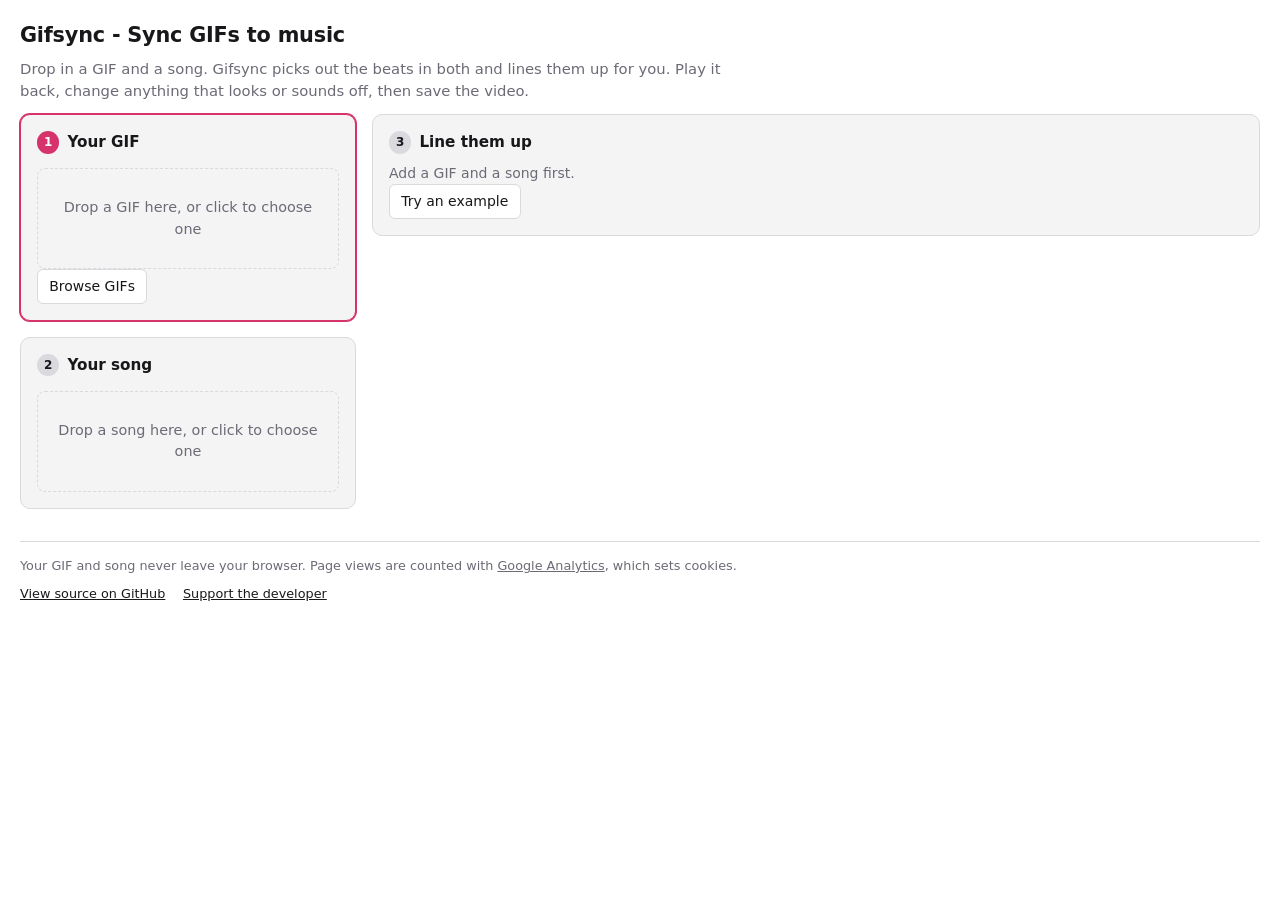
<file: docs/index.html>
<!doctype html>
<html lang="en">
<head>
<meta charset="utf-8">
<meta name="viewport" content="width=device-width,initial-scale=1">
<title>Gifsync - Sync GIFs to music</title>

<!-- Page views only. Nothing about the gif or the song is measured or sent anywhere: both
     are decoded, retimed and encoded in this tab and never leave it. Off a file:// url
     there is nothing to count and the request would only error, so it is not loaded. -->
<script>
const ANALYTICS_ID = "G-DXECQPY3E4";

if (location.protocol.startsWith("http")) {
  const tag = document.createElement("script");
  tag.async = true;
  tag.src = `https://www.googletagmanager.com/gtag/js?id=${ANALYTICS_ID}`;
  document.head.append(tag);

  window.dataLayer = window.dataLayer || [];
  window.gtag = function () { dataLayer.push(arguments); };
  gtag("js", new Date());
  gtag("config", ANALYTICS_ID);
}
</script>

<style>
:root {
  --bg: #ffffff; --panel: #f4f4f5; --line: #d9d9de; --ink: #18181b;
  --dim: #6b6b76; --accent: #d6336c; --accent-ink: #ffffff; --ok: #1a7f4b;
  --grid: #0f766e; --loop: #c2410c;
  --mono: ui-monospace, SFMono-Regular, Menlo, Consolas, monospace;
}
@media (prefers-color-scheme: dark) {
  :root {
    --bg: #131316; --panel: #1c1c21; --line: #33333c; --ink: #ececf0;
    --dim: #9a9aa6; --accent: #f06595; --accent-ink: #1a1a1f; --ok: #4ade80;
    --grid: #2dd4bf; --loop: #fb923c;
  }
}
* { box-sizing: border-box; }
body {
  margin: 0; padding: 0 1.25rem 2.5rem; background: var(--bg); color: var(--ink);
  font: 15px/1.5 system-ui, -apple-system, "Segoe UI", sans-serif;
}
header { max-width: 78rem; margin: 0 auto; padding: 1.25rem 0 .75rem; }
h1 { font-size: 1.3rem; margin: 0 0 .4rem; letter-spacing: -.01em; }
#intro { margin: 0; max-width: 46rem; color: var(--dim); font-size: .925rem; }
footer {
  max-width: 78rem; margin: 2rem auto 0; padding-top: .9rem; border-top: 1px solid var(--line);
  display: grid; justify-items: start; gap: .5rem; font-size: .8rem; color: var(--dim);
}
footer .links { display: flex; flex-wrap: wrap; gap: .4rem 1.1rem; }
footer a { color: var(--ink); }
footer span a { color: inherit; }
header .row { margin-top: .9rem; }
kbd {
  font: inherit; font-family: var(--mono); font-size: .8em; padding: .05em .35em;
  border: 1px solid var(--line); border-radius: 4px; background: var(--bg); color: var(--ink);
}
h2 { font-size: .95rem; margin: 0 0 .9rem; display: flex; align-items: center; gap: .5rem; }
main { max-width: 78rem; margin: 0 auto; display: grid; gap: 1rem; grid-template-columns: minmax(0, 1fr); }
.side, .stage { display: grid; gap: 1rem; align-content: start; min-width: 0; }

/* The two files are inputs and belong out of the way down the side; lining them up is the
   work, and wants the width. Below this the columns stack back into 1, 2, 3, 4. */
@media (min-width: 64rem) {
  main { grid-template-columns: 21rem minmax(0, 1fr); align-items: start; }
  #error, #unsupported { grid-column: 1 / -1; }
}

.stagerow { display: flex; flex-wrap: wrap; gap: 1rem; align-items: flex-start; margin-bottom: .75rem; }
.stagerow > :first-child { flex: 0 1 auto; min-width: 0; max-width: 100%; }
.stagecontrols { flex: 1; min-width: 13rem; display: grid; gap: .6rem; align-content: start; }
.stagecontrols .row + .row { margin-top: 0; }
section {
  background: var(--panel); border: 1px solid var(--line); border-radius: 10px; padding: 1rem;
  min-width: 0; /* let the filmstrip scroll rather than stretching the page */
}
section.is-current { border-color: var(--accent); box-shadow: 0 0 0 1px var(--accent); }
/* a locked step collapses to its reason: nothing to read, nothing to reach for */
.is-locked .body { display: none; }
.is-locked .why { margin-bottom: 0; }
.num {
  display: grid; place-items: center; flex: none; width: 1.4rem; height: 1.4rem;
  border-radius: 50%; background: var(--line); color: var(--ink); font-size: .75rem; font-weight: 700;
}
.is-current .num { background: var(--accent); color: var(--accent-ink); }
.is-done .num { background: var(--ok); color: var(--bg); }
.why { margin: -.3rem 0 .9rem; color: var(--dim); font-size: .875rem; }
.why:empty { display: none; }
.empty {
  display: grid; place-items: center; min-height: 6rem; margin-bottom: .75rem; padding: 1rem;
  border: 1.5px dashed var(--line); border-radius: 8px; color: var(--dim); font-size: .875rem;
  text-align: center;
}
.empty[hidden] { display: none; }
.row { display: flex; align-items: center; gap: .6rem; flex-wrap: wrap; }
.row + .row { margin-top: .75rem; }
button {
  font: inherit; font-size: .875rem; padding: .35rem .7rem; border-radius: 6px;
  border: 1px solid var(--line); background: var(--bg); color: var(--ink); cursor: pointer;
}
button:hover:not(:disabled) { border-color: var(--dim); }
button:disabled { opacity: .4; cursor: default; }
button.primary { background: var(--accent); color: var(--accent-ink); border-color: transparent; font-weight: 600; }
label { display: inline-flex; align-items: center; gap: .4rem; font-size: .875rem; }
input[type=number], select { font: inherit; font-size: .875rem; padding: .3rem .4rem;
  border: 1px solid var(--line); border-radius: 6px; background: var(--bg); color: var(--ink); }
input[type=number] { width: 6rem; }
#suggestCount { width: 4rem; }
#songSummary { margin-top: .6rem; }
#songSummary:empty { display: none; }
input[type=color] { width: 2.4rem; height: 1.7rem; padding: 1px; border: 1px solid var(--line);
  border-radius: 6px; background: var(--bg); }
/* Each kind of mark on the waveform has its own shape as well as its own colour, and
   the legend draws that shape rather than a colour swatch. */
.legend { gap: 1.25rem; }
.legend span { display: inline-flex; align-items: center; gap: .4rem; color: var(--dim); font-size: .8rem; }
.glyph { width: 12px; height: 18px; flex: none; }
.g-mark { color: var(--accent); } .g-grid { color: var(--grid); } .g-loop { color: var(--loop); }
.drop {
  border: 1.5px dashed var(--line); border-radius: 8px; padding: 1.75rem 1rem; text-align: center;
  color: var(--dim); cursor: pointer; font-size: .9rem;
}
.drop.over { border-color: var(--accent); color: var(--ink); }
#frameCanvas {
  display: block; max-width: 100%; max-height: 220px; width: auto; image-rendering: pixelated;
  background: #000; border-radius: 6px; margin-bottom: .75rem;
}
/* A fixed height rather than the gif's own: at intrinsic size a 96px gif renders as a
   thumbnail beside a full-width waveform, and the panel changes shape with every file. */
#previewCanvas {
  display: block; height: 15rem; width: auto; max-width: 100%; object-fit: contain;
  image-rendering: pixelated; background: #000; border-radius: 6px; margin-bottom: .75rem;
}
/* Stacked into one column there is no second column to leave room for, so the picture
   takes the width it is given and keeps its shape rather than sitting in letterbox bars. */
@media (max-width: 40rem) {
  /* the wrapper is content-sized by default, which would make 100% mean "the gif's own width" */
  .stagerow > :first-child { width: 100%; }
  #previewCanvas { width: 100%; height: auto; max-height: 60vh; }
}
#frameCanvas[hidden], #previewCanvas[hidden] { display: none; }
#strip { display: flex; gap: 3px; overflow-x: auto; padding: .5rem 0; margin-top: .75rem; }
#strip canvas {
  height: 54px; flex: none; border-radius: 3px; cursor: pointer;
  border: 2px solid transparent; background: var(--bg);
}
#strip canvas.cur { border-color: var(--ink); }
#strip canvas.beat { border-color: var(--accent); }
#strip canvas.cur.beat { outline: 2px solid var(--ink); outline-offset: 1px; }
/* Wrapped, not scrolled: the whole point of the strip is seeing every mark at once, and a
   scroll box in a narrow column hides most of them behind no affordance at all. */
#beatStrip {
  display: flex; flex-wrap: wrap; gap: .5rem; padding: .6rem 0 .5rem;
  border-top: 1px solid var(--line); /* two thumbnail rows in a row need telling apart */
}
#beatStrip:empty { display: none; }
#beatStrip figure { margin: 0; flex: none; text-align: center; cursor: pointer; }
#beatStrip canvas {
  height: 44px; display: block; border-radius: 3px; background: var(--bg);
  border: 2px solid var(--accent);
}
#beatStrip figure.cur canvas { outline: 2px solid var(--ink); outline-offset: 1px; }
#beatStrip figcaption { font-size: .7rem; color: var(--dim); margin-top: .25rem; }
#wave { display: block; width: 100%; height: 110px; cursor: crosshair; border-radius: 6px; background: var(--bg); }
.mono { font-family: var(--mono); font-size: .8rem; color: var(--dim); }
.say { font-size: .875rem; color: var(--dim); }
.mono b, .say b { color: var(--ink); font-weight: 600; }
.warn { color: var(--accent); }
#log {
  font-family: var(--mono); font-size: .75rem; white-space: pre-wrap; word-break: break-word;
  max-height: 15rem; overflow-y: auto; margin: .75rem 0 0; padding: .6rem;
  background: var(--bg); border: 1px solid var(--line); border-radius: 6px;
}
#log:empty::before { content: "Nothing yet."; color: var(--dim); }
.make { justify-content: flex-end; }
.hits { margin-top: .9rem; }
/* the legend is already a dense line of small text; the fold needs air under it */

#gifCredit { margin-top: .6rem; }
#gifCredit:empty { display: none; }
#gifCredit a { color: inherit; }

#picker {
  width: min(60rem, 92vw); max-height: 86vh; padding: 1rem; border: 1px solid var(--line);
  border-radius: 12px; background: var(--panel); color: var(--ink);
}
#picker::backdrop { background: rgb(0 0 0 / .5); }
.pickerhead { display: flex; flex-wrap: wrap; align-items: center; gap: .6rem; margin-bottom: .6rem; }
.pickerhead strong { font-size: .95rem; }
#pickerQuery {
  flex: 1; min-width: 12rem; font: inherit; font-size: .875rem; padding: .35rem .5rem;
  border: 1px solid var(--line); border-radius: 6px; background: var(--bg); color: var(--ink);
}
#pickerChips { display: flex; flex-wrap: wrap; gap: .35rem; margin-bottom: .6rem; }
#pickerChips button { font-size: .8rem; padding: .2rem .65rem; border-radius: 999px; color: var(--dim); }
#pickerGrid {
  display: grid; grid-template-columns: repeat(auto-fill, minmax(11rem, 1fr)); gap: .6rem;
  max-height: 62vh; overflow-y: auto; padding-top: .3rem;
}
#pickerGrid button {
  display: block; width: 100%; padding: .35rem; text-align: left; line-height: 1.35;
  background: var(--bg); border-radius: 8px;
}
#pickerGrid img {
  display: block; width: 100%; height: 8rem; object-fit: contain; border-radius: 5px;
  /* black, not a transparency check, because black is what a transparent pixel becomes */
  background: #000;
}
.pickname { display: block; font-size: .78rem; margin-top: .3rem;
  overflow: hidden; text-overflow: ellipsis; white-space: nowrap; }
.pickmeta {
  display: -webkit-box; -webkit-box-orient: vertical; -webkit-line-clamp: 2; overflow: hidden;
  font-size: .7rem; color: var(--dim);
}
.pickmissing {
  display: grid; place-items: center; height: 8rem; border-radius: 5px;
  background: var(--panel); color: var(--dim); font-size: .75rem;
}

/* Anything transient goes to the same corner, so no part of the page has to keep room
   free for a message that is usually not there. */
#toasts {
  position: fixed; right: 0; bottom: 0; z-index: 10; display: flex;
  flex-direction: column-reverse; align-items: flex-end; gap: .4rem;
  padding: 1rem; pointer-events: none;
}
.toast {
  pointer-events: auto; cursor: pointer; max-width: 32rem;
  padding: .5rem .85rem; border-radius: 8px; font-size: .875rem;
  background: var(--ink); color: var(--bg);
  box-shadow: 0 6px 20px rgb(0 0 0 / .2);
}
.toast.bad { background: var(--accent); color: var(--accent-ink); }
details.more > summary { cursor: pointer; width: fit-content; font-size: .8rem; color: var(--dim); }
details.more > summary:hover { color: var(--ink); }
details.more .row { margin-top: .6rem; }
#unsupported { border-color: var(--accent); }
/* Only worth offering while there is nothing to line up, and that is exactly when this
   half of the page is empty and a first-time visitor is looking straight at it. */
#exampleRow { display: none; }
.is-locked #exampleRow { display: flex; }
</style>
</head>
<body>

<header>
  <h1>Gifsync - Sync GIFs to music</h1>
  <p id="intro">Drop in a GIF and a song. Gifsync picks out the beats in both and lines them up
  for you. Play it back, change anything that looks or sounds off, then save the video.</p>
</header>

<main>

<section id="unsupported" hidden>
  <h2>Unsupported browser</h2>
  <div class="mono" id="unsupportedWhy"></div>
</section>

<div class="side">

<section id="secGif" class="step">
  <h2><span class="num">1</span> Your GIF</h2>
  <p class="why" id="secGifWhy"></p>
  <div class="body">
  <div class="drop" id="gifDrop">Drop a GIF here, or click to choose one</div>
  <input type="file" id="gifInput" accept="image/gif" hidden>
  <div class="row">
    <button id="browseBtn">Browse GIFs</button>
  </div>
  <div class="say" id="gifCredit"></div>
  <div id="gifBody" hidden>
    <div class="row">
      <button id="suggestBtn">Suggest beat frames</button>
    </div>
    <div id="beatStrip"></div>
    <div class="say" id="beatList"></div>
    <details class="more">
      <summary>Change beat frames by hand</summary>
      <canvas id="frameCanvas"></canvas>
      <div class="row">
        <button id="prevBtn">&#9664;</button>
        <button id="nextBtn">&#9654;</button>
        <button id="markBtn" class="primary">Mark this frame (space)</button>
        <span class="say" id="framePos"></span>
      </div>
      <div class="row">
        <button id="undoMarkBtn">Undo</button>
        <button id="clearBtn">Clear all marks</button>
      </div>
      <div class="row">
        <label>Suggest <input type="number" id="suggestCount" min="1" step="1" value="8"> beat frames</label>
      </div>
      <div class="row">
        <button id="gifPlayBtn">Play the GIF</button>
        <label>at
          <select id="gifSpeed">
            <option value="1" selected>full speed</option>
            <option value="0.5">half speed</option>
            <option value="0.25">quarter speed</option>
          </select>
        </label>
      </div>
      <div id="strip"></div>
    </details>
  </div>
  </div>
</section>

<section id="secAudio" class="step">
  <h2><span class="num">2</span> Your song</h2>
  <p class="why" id="secAudioWhy"></p>
  <div class="body">
  <div class="drop" id="audioDrop">Drop a song here, or click to choose one</div>
  <input type="file" id="audioInput" accept="audio/*" hidden>
  <div class="say" id="songSummary"></div>
  </div>
</section>

</div>

<div class="stage">

<section id="secSync" class="step">
  <h2><span class="num">3</span> Line them up</h2>
  <p class="why" id="secSyncWhy"></p>
  <div class="row" id="exampleRow">
    <button id="exampleBtn">Try an example</button>
    <span class="say" id="exampleNote"></span>
  </div>
  <div class="body">
  <div class="stagerow">
    <div>
      <canvas id="previewCanvas"></canvas>
      <div class="empty" id="previewEmpty">Your GIF plays here, in time with the song.</div>
    </div>
    <div class="stagecontrols">
      <div class="row">
        <button id="previewBtn" class="primary">Play preview</button>
        <span class="say" id="previewPos"></span>
      </div>
      <div class="row">
        <label>Tempo (BPM) <input type="number" id="bpm" step="0.1" min="1" value="120"></label>
        <button id="estimateBtn">Estimate tempo</button>
      </div>
      <div class="say" id="estimateNote"></div>
      <div class="say" id="timingSummary"></div>
      <details class="more">
        <summary>More controls</summary>
        <div class="row">
          <button id="tapBtn">Tap the tempo</button>
          <span id="tapBeatWrap"><button id="tapBeatBtn">Tap a beat (B)</button></span>
          <button id="undoBeatBtn">Undo</button>
          <button id="clearBeatsBtn">Clear all beats</button>
        </div>
        <div class="row">
          <label>Between beats
            <select id="interpolation">
              <option value="linear">even</option>
              <option value="quadratic">ease in and out</option>
              <option value="cubic">ease in and out more</option>
            </select>
          </label>
          <label><input type="checkbox" id="clickTrack"> Play a click on each beat</label>
        </div>
      </details>
    </div>
  </div>

  <div id="audioBody" hidden>
    <canvas id="wave"></canvas>
    <div class="row"><span class="say" id="audioSummary"></span></div>
    <div class="row legend">
      <span><svg class="glyph g-mark" viewBox="0 0 12 18" aria-hidden="true">
        <line x1="6" y1="0" x2="6" y2="18" stroke="currentColor" stroke-width="2"/></svg>
        beats in the song</span>
      <span><svg class="glyph g-grid" viewBox="0 0 12 18" aria-hidden="true">
        <polygon points="1,18 11,18 6,9" fill="currentColor"/></svg>
        where the gif's beat frames land</span>
      <span><svg class="glyph g-loop" viewBox="0 0 12 18" aria-hidden="true">
        <polygon points="1,0 11,0 6,9" fill="currentColor"/></svg>
        where the gif's loop restarts</span>
    </div>
  </div>

  <div class="row hits">
    <label>The GIF hits
      <select id="hits">
        <option value="0.25">every 4 beats</option>
        <option value="0.5">every 2 beats</option>
        <option value="1" selected>every beat</option>
        <option value="2">twice a beat</option>
        <option value="4">four times a beat</option>
      </select>
    </label>
  </div>

  <div class="row make">
    <button id="renderBrowserBtn" class="primary">Make the video</button>
  </div>
  </div>
</section>

<details class="more" id="logBox" hidden>
  <summary>What happened during the render</summary>
  <pre id="log"></pre>
</details>

</div>

</main>

<footer>
  <span>Your GIF and song never leave your browser. Page views are counted with <a
    href="https://policies.google.com/technologies/partner-sites" target="_blank"
    rel="noopener">Google Analytics</a>, which sets cookies.</span>
  <div class="links">
    <a href="https://github.com/p3zo/gifsync" target="_blank" rel="noopener">View source on GitHub</a>
    <a href="https://ko-fi.com/patricio_" target="_blank" rel="noopener">Support the developer</a>
  </div>
</footer>

<dialog id="picker">
  <div class="pickerhead">
    <strong>Animated GIFs on Wikimedia Commons</strong>
    <input type="search" id="pickerQuery" placeholder="Search, or leave empty to browse">
    <button id="pickerSearch" class="primary">Search</button>
    <button id="pickerClose">Close</button>
  </div>
  <div id="pickerChips">
    <button>dance</button>
    <button>cat</button>
    <button>walking</button>
    <button>muybridge</button>
    <button>fire</button>
    <button>animation</button>
  </div>
  <div class="say" id="pickerNote"></div>
  <div id="pickerGrid"></div>
</dialog>

<div id="toasts" aria-live="polite"></div>

<script type="module">
"use strict";

const $ = (id) => document.getElementById(id);

// fetch reaches nothing when the page is opened straight off the disk, which rules out
// the example files and the tempo model. Everything else works from a file:// url.
const SERVED = location.protocol !== "file:";
const NEEDS_SERVING = "This needs the page to be served, not opened from a file.";

/* --- timing:start --- pinned by docs/test_timing.mjs against timing_cases.json --- */

// Frame timestamps are written to the microsecond, so nothing here is rounded. What a
// viewer cannot see is a frame held for less than one refresh of their display.
export const MIN_VISIBLE_MS = 1000 / 60;

const EASINGS = {
  linear: (t) => t,
  quadratic: (t) => (t < 0.5 ? 2 * t * t : -2 * t * t + 4 * t - 1),
  cubic: (t) => {
    if (t < 0.5) return 4 * t * t * t;
    const p = 2 * t - 2;
    return 0.5 * p * p * p + 1;
  },
};

export function getDurations(beatFrames, msPerBeat, nFrames, interpolation = "linear") {
  const ease = EASINGS[interpolation];
  if (!ease) throw new Error(`interpolation=${interpolation} not supported`);

  if (!beatFrames.length) throw new Error("At least one beat frame is required.");

  const tidy = [...new Set(beatFrames)].sort((a, b) => a - b);
  if (beatFrames.length !== tidy.length || beatFrames.some((f, i) => f !== tidy[i])) {
    throw new Error(`Beat frames must be sorted and unique, got ${beatFrames}.`);
  }

  if (beatFrames[0] < 0 || beatFrames[beatFrames.length - 1] >= nFrames) {
    throw new Error(`Beat frames must be within [0, ${nFrames - 1}], got ${beatFrames}.`);
  }

  const durations = [];

  beatFrames.forEach((frame, ix) => {
    const nextFrame = ix < beatFrames.length - 1 ? beatFrames[ix + 1] : nFrames + beatFrames[0];
    const n = nextFrame - frame;

    const times = [];
    for (let x = 0; x <= n; x++) times.push(msPerBeat * ease(x / n));
    for (let i = 1; i <= n; i++) durations.push(times[i] - times[i - 1]);
  });

  return durations;
}

export function getFrameOrder(firstBeatFrame, nFrames) {
  return Array.from({ length: nFrames }, (_, i) => (firstBeatFrame + i) % nFrames);
}

/* --- timing:end --- */

// Marking is a lot of small clicks and one of them is always a slip. Each side keeps its
// own history of what it looked like before the last change; 50 deep is more than anyone
// walks back, and the snapshots are a handful of numbers each.
const UNDO_LIMIT = 50;
const markHistory = [], beatHistory = [];

function remember(history, snapshot) {
  history.push(snapshot);
  if (history.length > UNDO_LIMIT) history.shift();
}

const state = {
  gifFile: null, frames: [], holds: [], width: 0, height: 0, cur: 0, beats: new Set(), credit: null,
  audioFile: null, audioBuffer: null, audioBeats: [], peaks: null,
};

/* ---------------------------------------------------------------- capabilities */

const MISSING = [
  ["ImageDecoder", "stepping through GIF frames"],
  ["VideoEncoder", "rendering the video"],
  ["AudioEncoder", "rendering the audio"],
].filter(([api]) => !(api in window));

if (MISSING.length) {
  $("unsupported").hidden = false;
  $("unsupportedWhy").textContent =
    MISSING.map(([api, what]) => `${api} is missing, so ${what} will not work.`).join("\n") +
    "\nTry a recent Chrome, Edge, or Safari.";
}

/* ------------------------------------------------------------------------ gif */

function wireDrop(dropId, inputId, onFile) {
  const drop = $(dropId), input = $(inputId), idle = drop.textContent;

  // A file that will not load leaves the zone reading "Decoding…" for ever otherwise
  const handle = (file) => {
    clearError();
    onFile(file).catch((err) => { drop.textContent = idle; fail(err); });
  };

  drop.onclick = () => input.click();
  input.onchange = () => input.files[0] && handle(input.files[0]);
  drop.ondragover = (e) => { e.preventDefault(); drop.classList.add("over"); };
  drop.ondragleave = () => drop.classList.remove("over");
  drop.ondrop = (e) => {
    e.preventDefault();
    drop.classList.remove("over");
    if (e.dataTransfer.files[0]) handle(e.dataTransfer.files[0]);
  };
}

async function loadGif(file) {
  // A playing source keeps the buffer and frames it started with, so it would carry on
  // against a page that has already moved to the new file
  stopPlayback();
  clearRender();
  $("gifDrop").textContent = `Decoding ${file.name}…`;

  const decoder = new ImageDecoder({ data: await file.arrayBuffer(), type: "image/gif" });
  try {
    await decoder.tracks.ready;
    // frameCount only settles once the whole gif has been parsed
    await decoder.completed;
  } catch (err) {
    // the decoder's own wording ("Failed to retrieve track metadata") says nothing to
    // someone who has simply picked the wrong file, so name the file and keep the reason
    throw new Error(`${file.name} could not be read as a GIF. ${err.message}`);
  }

  const count = decoder.tracks.selectedTrack.frameCount;
  const frames = [];
  const holds = [];
  for (let i = 0; i < count; i++) {
    const { image } = await decoder.decode({ frameIndex: i });
    frames.push(await createImageBitmap(image));
    // What the file asks each frame to be held for, in ms. A gif that says nothing gets
    // the 100ms a browser would give it.
    holds.push(image.duration ? image.duration / 1000 : 100);
    image.close();
  }
  decoder.close();

  if (!frames.length) throw new Error(`No frames decoded from ${file.name}.`);

  state.gifFile = file;
  state.frames = frames;
  state.holds = holds;
  state.width = frames[0].width;
  state.height = frames[0].height;
  state.cur = 0;
  state.beats = new Set();
  state.credit = null;
  markHistory.length = 0;

  $("gifDrop").textContent = `${file.name} — ${count} frames, ${state.width}×${state.height}. Drop another to replace.`;
  $("gifBody").hidden = false;

  const canvas = $("frameCanvas");
  canvas.width = state.width;
  canvas.height = state.height;
  $("previewCanvas").width = state.width;
  $("previewCanvas").height = state.height;

  $("suggestCount").max = frames.length;
  $("suggestCount").value = evenBeatCount(parseInt($("suggestCount").value, 10) || 1, frames.length);
  // Start from a suggestion rather than an empty strip: correcting marks that are roughly
  // right is much less work than placing the first one from nothing
  state.beats = suggestBeatFrames(parseInt($("suggestCount").value, 10) || 1);
  beatStripKey = null;
  buildStrip();
  drawFrame();
  refresh();
}

/* --------------------------------------------------------- suggest beat frames */

// How many beats of the song one loop of the animation should last is a judgement, and
// nothing in the pixels settles it — two hand-labelled GIFs here were deliberately run
// slower and faster than their own frame rate — so the count is asked for, not guessed.
//
// Where the marks go, given that count, is close to mechanical. Both sets of hand labels
// sit within about a frame of an even spread starting at frame 0, and nudging each mark
// onto whichever of its two neighbours changes most gets a little closer still: 0.60 and
// 0.50 frames of average error against the two, where marks thrown down at random score
// about 3. The nudge is held to one frame because widening it made things worse.

// A beat covers a whole number of frames, so a count that does not divide the gif leaves
// some beats holding a frame more than others: 20 frames over 8 beats alternates 3 and 2,
// which is a 50% speed oscillation, and the loop's last gap is one of the short ones — the
// animation visibly stalls on its final frames just before it cuts back to the start.
// Moving the automatic count to a nearby divisor removes it outright. Nothing nearby
// divides a prime frame count, and shoving 8 up to 17 would be worse than the limp, so in
// that case the asked-for count stands and the unevenness is unavoidable.
function evenBeatCount(wanted, n) {
  const near = [];
  for (let d = 1; d <= n; d++) {
    if (n % d === 0 && Math.abs(d - wanted) <= wanted / 4) near.push(d);
  }
  if (!near.length) return wanted;
  return near.reduce((a, d) => (Math.abs(d - wanted) < Math.abs(a - wanted) ? d : a));
}

const SUGGEST_SIZE = 64;

// How much the picture changes from the frame before, for every frame around the loop
function frameMotion() {
  const n = state.frames.length;
  const canvas = new OffscreenCanvas(SUGGEST_SIZE, SUGGEST_SIZE);
  const ctx = canvas.getContext("2d", { willReadFrequently: true });

  const grey = state.frames.map((bitmap) => {
    ctx.clearRect(0, 0, SUGGEST_SIZE, SUGGEST_SIZE);
    ctx.drawImage(bitmap, 0, 0, SUGGEST_SIZE, SUGGEST_SIZE);
    const { data } = ctx.getImageData(0, 0, SUGGEST_SIZE, SUGGEST_SIZE);
    const out = new Float32Array(SUGGEST_SIZE * SUGGEST_SIZE);
    for (let i = 0; i < out.length; i++) {
      out[i] = 0.299 * data[4 * i] + 0.587 * data[4 * i + 1] + 0.114 * data[4 * i + 2];
    }
    return out;
  });

  return grey.map((frame, i) => {
    const previous = grey[(i - 1 + n) % n];
    let total = 0;
    for (let p = 0; p < frame.length; p++) total += Math.abs(frame[p] - previous[p]);
    return total / frame.length;
  });
}

function suggestBeatFrames(beats) {
  const n = state.frames.length;
  const count = Math.max(1, Math.min(beats, n));
  const motion = frameMotion();

  const grid = Array.from({ length: count }, (_, j) => Math.round((j * n) / count) % n);

  // Packed tightly enough, one frame is a quarter of the gap and the nudge stops being a
  // nudge: it bunches marks together and leaves the spread worse than it found it
  const nudge = n / count >= 4 ? 1 : 0;
  const nudged = grid.map((at) => {
    let best = at;
    for (const offset of [-nudge, nudge]) {
      const i = (at + offset + n) % n;
      if (motion[i] > motion[best]) best = i;
    }
    return best;
  });

  // The number of marks is the length of the loop in beats, so it has to come out exact:
  // a nudge that lands on a frame already taken gives way rather than losing a beat.
  const taken = new Set();
  for (let j = 0; j < count; j++) {
    let choice = taken.has(nudged[j]) ? grid[j] : nudged[j];
    while (taken.has(choice)) choice = (choice + 1) % n;
    taken.add(choice);
  }
  return taken;
}

$("suggestBtn").onclick = () => {
  if (!state.frames.length) return;
  remember(markHistory, new Set(state.beats));
  state.beats = suggestBeatFrames(parseInt($("suggestCount").value, 10) || 1);
  refresh();
};

function buildStrip() {
  const strip = $("strip");
  strip.replaceChildren();
  state.frames.forEach((bmp, i) => {
    const h = 54, w = Math.max(1, Math.round((bmp.width / bmp.height) * h));
    const c = document.createElement("canvas");
    c.width = w; c.height = h;
    c.title = `frame ${i}`;
    c.getContext("2d").drawImage(bmp, 0, 0, w, h);
    c.onclick = () => { state.cur = i; drawFrame(); refresh(); };
    strip.append(c);
  });
}

// The marked frames, pulled out of the filmstrip and shown in the order the beat will
// hit them, so what has been chosen is readable without hunting through the whole strip.
let beatStripKey = null;

function buildBeatStrip() {
  const beats = [...state.beats].sort((a, b) => a - b);
  const key = beats.join(",");
  if (key === beatStripKey) return;
  beatStripKey = key;

  const strip = $("beatStrip");
  strip.replaceChildren();
  for (const frame of beats) {
    const bmp = state.frames[frame];
    const h = 54, w = Math.max(1, Math.round((bmp.width / bmp.height) * h));
    const c = document.createElement("canvas");
    c.width = w; c.height = h;
    c.getContext("2d").drawImage(bmp, 0, 0, w, h);

    const caption = document.createElement("figcaption");
    caption.textContent = `Frame ${frame + 1}`;

    const item = document.createElement("figure");
    item.dataset.frame = frame;
    item.append(c, caption);
    item.onclick = () => { state.cur = frame; drawFrame(); refresh(); };
    strip.append(item);
  }
}

// No browser's video encoder will keep an alpha channel, so a transparent pixel has to
// become some colour on the way into the mp4. Everything that shows a frame paints black
// first, so what the preview shows is what the render produces.
function paintFrame(ctx, frame, width, height) {
  ctx.fillStyle = "#000000";
  ctx.fillRect(0, 0, width, height);
  ctx.drawImage(state.frames[frame], 0, 0);
}

// Everything that has to follow the selected frame, and nothing that does not: this runs
// on every frame of a playing gif, where a full refresh would be far too much work
function showCurrentFrame() {
  const ready = state.frames.length > 0;
  $("framePos").innerHTML = ready ? `Frame <b>${state.cur + 1}</b> of ${state.frames.length}` : "";
  $("markBtn").textContent = state.beats.has(state.cur) ? "Unmark this frame (space)" : "Mark this frame (space)";

  [...$("strip").children].forEach((c, i) => {
    c.classList.toggle("cur", i === state.cur);
    c.classList.toggle("beat", state.beats.has(i));
  });
  $("strip").children[state.cur]?.scrollIntoView({ block: "nearest", inline: "center" });

  for (const item of $("beatStrip").children) {
    item.classList.toggle("cur", Number(item.dataset.frame) === state.cur);
  }
}

function drawFrame() {
  for (const id of ["frameCanvas", "previewCanvas"]) {
    // The preview canvas tracks the selected frame while it is idle, so it is never blank
    if (id === "previewCanvas" && playback) continue;
    paintFrame($(id).getContext("2d"), state.cur, state.width, state.height);
  }
}

// Playing the animation on its own and hitting space on the accents is the quick way to
// mark them; stepping frame by frame is the way to tidy that up afterwards.
let gifPlayback = null;

function startGifPlayback() {
  if (!state.frames.length) return;
  stopPlayback();
  gifPlayback = { due: performance.now(), raf: 0 };
  gifPlayback.raf = requestAnimationFrame(tickGif);
  syncTransport();
}

function stopGifPlayback() {
  if (!gifPlayback) return;
  cancelAnimationFrame(gifPlayback.raf);
  gifPlayback = null;
  syncTransport();
}

function tickGif() {
  const now = performance.now();
  const hold = state.holds[state.cur] / parseFloat($("gifSpeed").value);

  if (now >= gifPlayback.due) {
    gifPlayback.due += hold;
    // a backgrounded tab comes back seconds behind, and running every missed frame at
    // once is no use to anyone watching for an accent
    if (now - gifPlayback.due > 500) gifPlayback.due = now + hold;
    state.cur = (state.cur + 1) % state.frames.length;
    drawFrame();
    showCurrentFrame();
  }

  gifPlayback.raf = requestAnimationFrame(tickGif);
}

$("gifPlayBtn").onclick = () => (gifPlayback ? stopGifPlayback() : startGifPlayback());

function step(delta) {
  if (!state.frames.length) return;
  stopGifPlayback();
  state.cur = (state.cur + delta + state.frames.length) % state.frames.length;
  drawFrame();
  refresh();
}

function toggleMark() {
  if (!state.frames.length) return;
  remember(markHistory, new Set(state.beats));
  state.beats.has(state.cur) ? state.beats.delete(state.cur) : state.beats.add(state.cur);
  refresh();
}

wireDrop("gifDrop", "gifInput", loadGif);
$("prevBtn").onclick = () => step(-1);
$("nextBtn").onclick = () => step(1);
$("markBtn").onclick = toggleMark;
$("clearBtn").onclick = () => {
  remember(markHistory, new Set(state.beats));
  state.beats.clear();
  refresh();
};

$("undoMarkBtn").onclick = () => {
  if (!markHistory.length) return;
  state.beats = markHistory.pop();
  refresh();
};

addEventListener("keydown", (e) => {
  if (e.target.matches("input, select, textarea")) return;
  if (e.key === "ArrowLeft") { step(-1); e.preventDefault(); }
  else if (e.key === "ArrowRight") { step(1); e.preventDefault(); }
  else if (e.key === " ") { toggleMark(); e.preventDefault(); }
  else if (e.key === "b" || e.key === "B") { tapBeat(); e.preventDefault(); }
});

/* --------------------------------------------------------------- gif picker */

// Wikimedia Commons rather than Giphy: it needs no API key, it answers cross-origin, and
// every file states a licence that allows the reuse this tool is for. Its "Animated GIF
// files" category is 31k files deep, and its thumbnails are themselves animated, so the
// grid shows what each one actually does.
const COMMONS = "https://commons.wikimedia.org/w/api.php";
const COMMONS_CATEGORY = 'incategory:"Animated GIF files"';

// A gif this big has hundreds of full-resolution frames behind it, and decoding them all
// into bitmaps is enough to bring the tab down
const PICKER_MAX_BYTES = 20e6;

// Commons hands back author and licence as HTML written by whoever uploaded the file.
// Parsing it detached and keeping only the text keeps that out of the page as markup.
function plainText(html) {
  if (!html) return "";
  return new DOMParser().parseFromString(String(html), "text/html").body.textContent.trim();
}

async function searchCommons(term) {
  const query = new URLSearchParams({
    action: "query", generator: "search",
    gsrsearch: `${term} ${COMMONS_CATEGORY}`.trim(),
    // A thumbnail of an animated gif is itself animated, so a page of them is megabytes;
    // two dozen at 200px is enough to browse without leaning on Commons
    gsrnamespace: "6", gsrlimit: "24",
    prop: "imageinfo", iiprop: "url|size|mime|extmetadata", iiurlwidth: "200",
    format: "json", origin: "*",
  });

  const response = await fetch(`${COMMONS}?${query}`);
  if (!response.ok) throw new Error(`Commons search failed (${response.status}).`);
  const body = await response.json();

  const pages = Object.values(body.query?.pages ?? {}).sort((a, b) => a.index - b.index);
  const found = [];
  let tooBig = 0;

  for (const page of pages) {
    const file = page.imageinfo?.[0];
    if (!file || file.mime !== "image/gif" || !file.thumburl) continue;
    if (file.size > PICKER_MAX_BYTES) { tooBig++; continue; }

    const meta = file.extmetadata ?? {};
    found.push({
      title: page.title.replace(/^File:/, "").replace(/\.gif$/i, ""),
      url: file.url,
      thumb: file.thumburl,
      bytes: file.size,
      author: plainText(meta.Artist?.value) || "unknown author",
      licence: plainText(meta.LicenseShortName?.value) || "see Commons",
      page: page.title,
    });
  }
  return { found, tooBig };
}

function missingThumb() {
  const box = document.createElement("span");
  box.className = "pickmissing";
  box.textContent = "no preview";
  return box;
}

function renderPicker({ found, tooBig }, term) {
  const grid = $("pickerGrid");
  grid.replaceChildren();

  for (const item of found) {
    const image = document.createElement("img");
    image.src = item.thumb;
    image.alt = item.title;
    image.loading = "lazy";
    // Commons rate-limits, and a refused thumbnail would otherwise leave a blank tile
    // that looks like a broken gif rather than a preview that did not arrive
    image.onerror = () => { image.replaceWith(missingThumb()); };

    const name = document.createElement("span");
    name.className = "pickname";
    name.textContent = item.title;

    const meta = document.createElement("span");
    meta.className = "pickmeta";
    meta.textContent = `${item.licence} · ${item.author} · ${(item.bytes / 1e6).toFixed(1)}MB`;

    const card = document.createElement("button");
    card.title = `${item.title}\n${item.author}\n${item.licence}`;
    card.append(image, name, meta);
    card.onclick = () => useCommonsGif(item);
    grid.append(card);
  }

  $("pickerNote").textContent = found.length
    ? `${found.length} shown` + (tooBig ? `, ${tooBig} hidden for being over ${PICKER_MAX_BYTES / 1e6}MB` : "")
    : `Nothing animated found for “${term}”.`;
}

async function useCommonsGif(item) {
  $("picker").close();
  toast("picker", `Fetching ${item.title} — ${(item.bytes / 1e6).toFixed(1)}MB…`, { stay: true });
  try {
    const response = await fetch(item.url);
    if (!response.ok) throw new Error(`Could not fetch ${item.title} (${response.status}).`);
    const blob = await response.blob();
    await loadGif(new File([blob], `${item.title}.gif`, { type: "image/gif" }));

    state.credit = item;
    refresh();
    dismiss("picker");
  } catch (err) {
    dismiss("picker");
    fail(err);
  }
}

async function runPickerSearch() {
  const term = $("pickerQuery").value.trim();
  $("pickerNote").textContent = "Searching…";
  try {
    renderPicker(await searchCommons(term), term);
  } catch (err) {
    $("pickerGrid").replaceChildren();
    $("pickerNote").textContent = err.message;
  }
}

$("browseBtn").onclick = () => {
  $("picker").showModal();
  if (!$("pickerGrid").children.length) runPickerSearch();
};
$("pickerClose").onclick = () => $("picker").close();
$("pickerSearch").onclick = runPickerSearch;
// What the catalogue is actually good for is not obvious from an empty search box, and
// these terms are where the cyclic, clearly-accented animations turn out to be
for (const chip of document.querySelectorAll("#pickerChips button")) {
  chip.onclick = () => {
    $("pickerQuery").value = chip.textContent;
    runPickerSearch();
  };
}

$("pickerQuery").onkeydown = (e) => {
  if (e.key === "Enter") { e.preventDefault(); runPickerSearch(); }
  e.stopPropagation();
};

/* -------------------------------------------------------------------- example */

// A page that fills itself in is the quickest way to see what any of this does. Both
// files were generated for the job, so there is nothing to license: the ball hits the
// ground on frames 0 and 8, and the loop is four to the floor at 120bpm.
const EXAMPLE = {
  gif: "example/bouncing-ball.gif",
  audio: "example/four-on-the-floor.mp3",
  gifBeats: [0, 8],
  songBeats: [0, 0.5, 1, 1.5],
  bpm: "120",
};

async function loadExample() {
  const grab = async (path, type) => {
    const response = await fetch(path);
    if (!response.ok) throw new Error(`Could not load ${path} — the server said ${response.status}.`);
    return new File([await response.blob()], path.split("/").pop(), { type });
  };

  await loadGif(await grab(EXAMPLE.gif, "image/gif"));
  await loadAudio(await grab(EXAMPLE.audio, "audio/mpeg"));

  state.beats = new Set(EXAMPLE.gifBeats);
  $("suggestCount").value = EXAMPLE.gifBeats.length;
  state.audioBeats = [...EXAMPLE.songBeats];
  beatsAreEstimates = false;
  $("bpm").value = EXAMPLE.bpm;
  refresh();
}

$("exampleBtn").onclick = async () => {
  const button = $("exampleBtn");
  button.disabled = true;
  button.textContent = "Loading…";
  clearError();
  try {
    await loadExample();
  } catch (err) {
    fail(err);
  } finally {
    button.disabled = false;
    button.textContent = "Try an example";
  }
};

if (!SERVED) {
  $("exampleBtn").disabled = true;
  $("exampleNote").textContent = NEEDS_SERVING;
}

/* ---------------------------------------------------------------------- audio */

// Pin the rate: Opus only encodes at 48kHz, and this makes decodeAudioData hand us
// buffers at that rate whatever the output device happens to run at
const actx = new (window.AudioContext || window.webkitAudioContext)({ sampleRate: 48000 });

async function loadAudio(file) {
  stopPlayback();
  clearRender();
  // the previous song's tempo estimate does not describe this one
  $("estimateNote").textContent = SERVED ? "" : NEEDS_SERVING;
  $("audioDrop").textContent = `Decoding ${file.name}…`;

  const bytes = await file.arrayBuffer();
  try {
    state.audioBuffer = await actx.decodeAudioData(bytes.slice(0));
  } catch (err) {
    throw new Error(`${file.name} could not be read as audio. ${err.message}`);
  }
  state.audioFile = file;
  state.audioBeats = [];
  beatsAreEstimates = false;
  state.peaks = null;
  beatHistory.length = 0;
  songToken++;
  userSetTempo = false;

  const total = Math.round(state.audioBuffer.duration);
  $("audioDrop").textContent =
    `${file.name} — ${Math.floor(total / 60)}:${String(total % 60).padStart(2, "0")} long. Drop another to replace.`;
  $("audioBody").hidden = false;

  refresh();

  // Guess the tempo and where its beats fall without being asked. Nothing below depends
  // on it finishing, and dropping another song while it runs abandons this one.
  if (SERVED) estimateSong({ keepExistingBeats: true });
}

// Whether the marks on the waveform were placed by the estimate or by a person. Four marks
// bunched at the head of a long song look like something went wrong; they are the estimate
// showing its working, and the summary has to say so.
let beatsAreEstimates = false;

// The tempo is read off the beats, so putting a beat back has to put the tempo back with it
function rememberBeats() {
  remember(beatHistory, {
    beats: state.audioBeats.slice(), bpm: $("bpm").value, estimates: beatsAreEstimates,
  });
}

// The first beat mark is the downbeat: the moment the animation starts from
function downbeat() {
  return state.audioBeats.length ? state.audioBeats[0] : 0;
}

function computePeaks(width) {
  const data = state.audioBuffer.getChannelData(0);
  const per = Math.max(1, Math.floor(data.length / width));
  const peaks = new Float32Array(width);
  for (let x = 0; x < width; x++) {
    let peak = 0;
    for (let i = x * per; i < Math.min((x + 1) * per, data.length); i++) {
      const v = Math.abs(data[i]);
      if (v > peak) peak = v;
    }
    peaks[x] = peak;
  }
  return peaks;
}

function drawWave(playheadSeconds = null) {
  const canvas = $("wave");
  const w = Math.round(canvas.clientWidth || 800), h = 110;

  if (canvas.width !== Math.round(w * devicePixelRatio)) {
    canvas.width = Math.round(w * devicePixelRatio);
    canvas.height = Math.round(h * devicePixelRatio);
    state.peaks = null;
  }
  if (!state.peaks || state.peaks.length !== w) state.peaks = computePeaks(w);

  const ctx = canvas.getContext("2d");
  ctx.setTransform(devicePixelRatio, 0, 0, devicePixelRatio, 0, 0);
  ctx.clearRect(0, 0, w, h);

  const duration = state.audioBuffer.duration;
  const at = (t) => Math.round((t / duration) * w) + 0.5;
  const css = getComputedStyle(document.body);

  ctx.fillStyle = css.getPropertyValue("--dim");
  for (let x = 0; x < w; x++) {
    const bar = Math.max(1, state.peaks[x] * h * 0.9);
    ctx.fillRect(x, (h - bar) / 2, 1, bar);
  }

  // Where each beat frame of the animation will land, and where the loop starts over.
  // Both are triangles biting in from an edge rather than lines, so they stay clear of
  // the waveform and of the song's own beats, which are the only full-height marks.
  if (currentTiming) {
    const step = currentTiming.msPerBeat / 1000;
    const spacing = (step / duration) * w;
    // narrow the triangles as they crowd, or a fast setting smears them into one band
    const half = Math.max(1.5, Math.min(5, spacing / 2.5));
    const grid = new Path2D(), loop = new Path2D();

    for (let k = 0; ; k++) {
      const t = downbeat() + k * step;
      if (t >= duration) break;
      const x = at(t);
      if (k % currentTiming.beats.length === 0) {
        loop.moveTo(x - half, 0);
        loop.lineTo(x + half, 0);
        loop.lineTo(x, 9);
      } else {
        grid.moveTo(x - half, h);
        grid.lineTo(x + half, h);
        grid.lineTo(x, h - 9);
      }
      (k % currentTiming.beats.length === 0 ? loop : grid).closePath();
    }

    ctx.fillStyle = css.getPropertyValue("--grid");
    ctx.fill(grid);
    ctx.fillStyle = css.getPropertyValue("--loop");
    ctx.fill(loop);
  }

  const beatLines = new Path2D();
  for (const t of state.audioBeats) {
    const x = at(t);
    beatLines.moveTo(x, 0);
    beatLines.lineTo(x, h);
  }
  ctx.strokeStyle = css.getPropertyValue("--accent");
  ctx.lineWidth = 2;
  ctx.stroke(beatLines);

  if (playheadSeconds !== null) {
    ctx.strokeStyle = css.getPropertyValue("--ink");
    ctx.lineWidth = 1;
    ctx.beginPath();
    ctx.moveTo(at(playheadSeconds), 0);
    ctx.lineTo(at(playheadSeconds), h);
    ctx.stroke();
  }
}

$("wave").onclick = (e) => {
  const box = e.currentTarget.getBoundingClientRect();
  const duration = state.audioBuffer.duration;
  const t = Math.max(0, Math.min(duration, ((e.clientX - box.left) / box.width) * duration));

  // Clicking an existing mark takes it away again
  const tolerance = (8 / box.width) * duration;
  const near = state.audioBeats.findIndex((b) => Math.abs(b - t) < tolerance);
  if (near >= 0) {
    rememberBeats();
    beatsAreEstimates = false;
    state.audioBeats.splice(near, 1);
    setTempoFromBeats();
    refresh();
  } else {
    addAudioBeat(t);
  }
};

function addAudioBeat(seconds) {
  rememberBeats();
  beatsAreEstimates = false;
  state.audioBeats.push(seconds);
  state.audioBeats.sort((a, b) => a - b);
  setTempoFromBeats();
  refresh();
}

// Two or more marks give the tempo, on the assumption they are consecutive beats
function setTempoFromBeats() {
  if (state.audioBeats.length < 2) return;
  userSetTempo = true;
  const span = state.audioBeats[state.audioBeats.length - 1] - state.audioBeats[0];
  $("bpm").value = (60 / (span / (state.audioBeats.length - 1))).toFixed(1);
}

$("clearBeatsBtn").onclick = () => {
  rememberBeats();
  beatsAreEstimates = false;
  state.audioBeats = [];
  refresh();
};

$("undoBeatBtn").onclick = () => {
  if (!beatHistory.length) return;
  const previous = beatHistory.pop();
  state.audioBeats = previous.beats;
  beatsAreEstimates = previous.estimates;
  $("bpm").value = previous.bpm;
  refresh();
};

wireDrop("audioDrop", "audioInput", loadAudio);

/* ------------------------------------------------------------------ playback */

// One transport for both the song on its own and the song with the animation over it,
// so the two can never end up playing at once
let playback = null;

function startPlayback() {
  stopPlayback();
  stopGifPlayback();
  actx.resume();

  const from = downbeat();
  const span = state.audioBuffer.duration - from;
  if (!(span > 0)) {
    fail(new Error("The downbeat is at the very end of the song, so there is nothing to play."));
    return;
  }

  const source = actx.createBufferSource();
  source.buffer = state.audioBuffer;
  source.connect(actx.destination);

  // Round and round from the downbeat to the end of the song, so a run of the animation
  // can be watched over and over without reaching for the button between each one
  source.loop = true;
  source.loopStart = from;
  source.loopEnd = state.audioBuffer.duration;

  const t0 = actx.currentTime + 0.08;
  source.start(t0, from);
  source.onended = () => { if (playback?.source === source) stopPlayback(); };

  playback = { source, t0, from, span, clicks: [], nextCycle: 0, nextBeat: 0, raf: 0 };
  playback.raf = requestAnimationFrame(tickPlayback);
  syncTransport();
}

function stopPlayback() {
  if (!playback) return;
  cancelAnimationFrame(playback.raf);
  try { playback.source.stop(); } catch {}
  clearPendingClicks();
  playback = null;
  syncTransport();
  if (state.audioBuffer) drawWave();
  if (state.frames.length) drawFrame();
}

function tickPlayback() {
  const elapsed = actx.currentTime - playback.t0;

  if (elapsed >= 0) {
    // the source jumps back to the downbeat at the end of the song, so the playhead and
    // the animation wrap with it rather than running off past the end
    const pos = elapsed % playback.span;

    drawWave(playback.from + pos);
    // currentTiming is read fresh every frame, so a tempo change lands immediately
    if (currentTiming) {
      const ms = pos * 1000;
      const inLoop = ms % currentTiming.loopMs;
      let i = currentTiming.onsets.findIndex((o) => o > inLoop) - 1;
      if (i < 0) i = currentTiming.durations.length - 1;

      const frame = currentTiming.order[i];
      paintFrame($("previewCanvas").getContext("2d"), frame, state.width, state.height);
      $("previewPos").innerHTML =
        `Beat <b>${Math.floor(ms / currentTiming.msPerBeat) + 1}</b>, ${(ms / 1000).toFixed(1)}s in`;
    }
    pumpClicks();
  }

  playback.raf = requestAnimationFrame(tickPlayback);
}

function syncTransport() {
  $("previewBtn").textContent = playback ? "Stop" : "Play preview";
  $("tapBeatBtn").disabled = !playback;
  // a disabled button swallows its own hover, so the reason hangs off the wrapper
  $("tapBeatWrap").title = playback
    ? "Tap on each beat you hear."
    : "Only while the preview is playing — this is for tapping along to the music.";
  $("gifPlayBtn").textContent = gifPlayback ? "Stop the GIF" : "Play the GIF";
}

$("previewBtn").onclick = () => (playback ? stopPlayback() : startPlayback());

// Tapping along while it plays is the quick way to get the beats down; clicking the
// waveform is the way to nudge one into exactly the right place afterwards
function tapBeat() {
  if (!playback) return;
  addAudioBeat(playback.from + Math.max(0, actx.currentTime - playback.t0));
}

$("tapBeatBtn").onclick = tapBeat;

/* -------------------------------------------------------------- click track */

// Beat k of pass c through the song sounds at t0 + c*span + k*step. Scheduled a fraction
// of a second ahead rather than all at once, so changing the tempo mid-play can drop the
// clicks that have not sounded yet and re-lay them on the new grid — and so the grid can
// start over at the downbeat on every pass instead of drifting on across the seam.
function pumpClicks() {
  if (!$("clickTrack").checked) return;

  const msPerBeat = getMsPerBeat();
  if (!msPerBeat) return;

  const step = msPerBeat / 1000;
  const horizon = actx.currentTime + 0.4;

  while (true) {
    const cycleStart = playback.t0 + playback.nextCycle * playback.span;
    const at = cycleStart + playback.nextBeat * step;

    if (at >= cycleStart + playback.span) {
      playback.nextCycle++;
      playback.nextBeat = 0;
      continue;
    }
    if (at >= horizon) break;

    if (at > actx.currentTime) {
      const osc = actx.createOscillator(), gain = actx.createGain();
      osc.frequency.value = 1500;
      gain.gain.setValueAtTime(0.07, at);
      gain.gain.exponentialRampToValueAtTime(0.001, at + 0.04);
      osc.connect(gain).connect(actx.destination);
      osc.start(at);
      osc.stop(at + 0.05);
      playback.clicks.push({ osc, at });
    }
    playback.nextBeat++;
  }

  playback.clicks = playback.clicks.filter((c) => c.at > actx.currentTime - 1);
}

function clearPendingClicks() {
  for (const c of playback.clicks) {
    if (c.at > actx.currentTime) { try { c.osc.stop(); } catch {} }
  }
  playback.clicks = playback.clicks.filter((c) => c.at <= actx.currentTime);
}

function retimeClicks() {
  clearPendingClicks();
  const msPerBeat = getMsPerBeat();
  if (!msPerBeat) return;

  const step = msPerBeat / 1000;
  const elapsed = Math.max(0, actx.currentTime + 0.05 - playback.t0);
  playback.nextCycle = Math.floor(elapsed / playback.span);
  playback.nextBeat = Math.ceil((elapsed - playback.nextCycle * playback.span) / step);
}

/* --------------------------------------------------------------------- tempo */

let taps = [];
$("tapBtn").onclick = () => {
  const now = performance.now();
  if (taps.length && now - taps[taps.length - 1] > 2000) taps = [];
  taps.push(now);
  if (taps.length > 1) {
    userSetTempo = true;
    const span = taps[taps.length - 1] - taps[0];
    $("bpm").value = (60000 / (span / (taps.length - 1))).toFixed(1);
    refresh();
  }
  $("tapBtn").textContent = taps.length > 1 ? `Tap the tempo (${taps.length})` : "Tap the tempo";
};

/* ------------------------------------------------------------ tempo estimate */

/* --- tempo:start --- pinned by docs/test_tempo.mjs against tempo_cases.json --- */

// TempoCNN's front end, matched against essentia's TensorflowInputTempoCNN: 11025Hz mono,
// 1024-sample frames every 512, Hann, magnitude spectrum, 40 Slaney mel bands over
// 20-5000Hz with unit-triangle normalisation. Reproduces essentia's mel matrix to 1.5e-7.
export const TEMPO_SR = 11025, TEMPO_FRAME = 1024, TEMPO_HOP = 512, TEMPO_BANDS = 40, TEMPO_PATCH = 256;

const MEL_F_SP = 200 / 3, MEL_LOG_HZ = 1000;
const MEL_LOG_STEP = Math.log(6.4) / 27, MEL_LOG_MEL = MEL_LOG_HZ / MEL_F_SP;
const hzToMel = (f) => (f < MEL_LOG_HZ ? f / MEL_F_SP : MEL_LOG_MEL + Math.log(f / MEL_LOG_HZ) / MEL_LOG_STEP);
const melToHz = (m) => (m < MEL_LOG_MEL ? m * MEL_F_SP : MEL_LOG_HZ * Math.exp(MEL_LOG_STEP * (m - MEL_LOG_MEL)));

export function melFilterbank(lo = 20, hi = 5000) {
  const bins = TEMPO_FRAME / 2 + 1;
  const loMel = hzToMel(lo), hiMel = hzToMel(hi);
  const edges = Array.from({ length: TEMPO_BANDS + 2 }, (_, i) =>
    melToHz(loMel + ((hiMel - loMel) * i) / (TEMPO_BANDS + 1)));

  return Array.from({ length: TEMPO_BANDS }, (_, b) => {
    const [l, c, r] = [edges[b], edges[b + 1], edges[b + 2]];
    const weights = [];
    let start = -1;
    for (let k = 0; k < bins; k++) {
      const f = (k * TEMPO_SR) / TEMPO_FRAME;
      // triangle, scaled so its area is one
      const v = Math.max(0, Math.min((f - l) / (c - l), (r - f) / (r - c))) * (2 / (r - l));
      if (v > 0) { if (start < 0) start = k; weights.push(v); }
      else if (start >= 0) break;
    }
    return { start, weights: Float64Array.from(weights) };
  });
}

// The twiddle factors are the same for every frame, and a track is thousands of frames,
// so computing them once instead of per butterfly is most of the cost of the analysis
let twiddle = null;

function twiddlesFor(n) {
  if (twiddle?.n !== n) {
    const cos = new Float64Array(n / 2), sin = new Float64Array(n / 2);
    for (let i = 0; i < n / 2; i++) {
      cos[i] = Math.cos((-2 * Math.PI * i) / n);
      sin[i] = Math.sin((-2 * Math.PI * i) / n);
    }
    twiddle = { n, cos, sin };
  }
  return twiddle;
}

function fft(re, im) {
  const n = re.length;
  const { cos, sin } = twiddlesFor(n);

  for (let i = 1, j = 0; i < n; i++) {
    let bit = n >> 1;
    for (; j & bit; bit >>= 1) j ^= bit;
    j ^= bit;
    if (i < j) { [re[i], re[j]] = [re[j], re[i]]; [im[i], im[j]] = [im[j], im[i]]; }
  }

  for (let len = 2; len <= n; len <<= 1) {
    const half = len >> 1, step = n / len;
    for (let i = 0; i < n; i += len) {
      for (let k = 0; k < half; k++) {
        const wr = cos[k * step], wi = sin[k * step];
        const ur = re[i + k], ui = im[i + k];
        const xr = re[i + k + half], xi = im[i + k + half];
        const vr = xr * wr - xi * wi, vi = xr * wi + xi * wr;
        re[i + k] = ur + vr; im[i + k] = ui + vi;
        re[i + k + half] = ur - vr; im[i + k + half] = ui - vi;
      }
    }
  }
}

export function melFrameCount(sampleCount) {
  return Math.max(0, Math.floor((sampleCount - TEMPO_FRAME) / TEMPO_HOP) + 1);
}

// fromFrame/frameLimit let a caller take this in slices and yield between them; the
// defaults compute the whole thing in one go
export function melSpectrogram(samples, fromFrame = 0, frameLimit = Infinity) {
  const fb = melFilterbank();
  const bins = TEMPO_FRAME / 2 + 1;
  // denominator is size-1, which is the Hann essentia uses
  const window = Float64Array.from({ length: TEMPO_FRAME }, (_, i) =>
    0.5 - 0.5 * Math.cos((2 * Math.PI * i) / (TEMPO_FRAME - 1)));

  const rows = [];
  const re = new Float64Array(TEMPO_FRAME), im = new Float64Array(TEMPO_FRAME);
  const magnitude = new Float64Array(bins);
  const last = Math.min(melFrameCount(samples.length), fromFrame + frameLimit);

  for (let f = fromFrame; f < last; f++) {
    const at = f * TEMPO_HOP;
    for (let i = 0; i < TEMPO_FRAME; i++) { re[i] = samples[at + i] * window[i]; im[i] = 0; }
    fft(re, im);
    for (let k = 0; k < bins; k++) magnitude[k] = Math.sqrt(re[k] * re[k] + im[k] * im[k]);

    const row = new Float64Array(TEMPO_BANDS);
    for (let b = 0; b < TEMPO_BANDS; b++) {
      const { start, weights } = fb[b];
      let acc = 0;
      for (let i = 0; i < weights.length; i++) acc += magnitude[start + i] * weights[i];
      row[b] = acc;
    }
    rows.push(row);
  }
  return rows;
}

/* --- tempo:end --- */

// Cache the promise rather than the result, so a preload already in flight is shared
// instead of a second load starting alongside it
let tempoModel = null;

function loadTempoModel() {
  tempoModel ??= (async () => {
    const tf = await import("https://cdn.jsdelivr.net/npm/@tensorflow/tfjs@4.22.0/+esm");
    await tf.ready();
    const model = await tf.loadGraphModel("tempocnn/model.json");

    // The first inference is where the backend compiles its kernels, several seconds of
    // it on WebGL. Spend that here, during the preload, instead of on the button press.
    const warmup = tf.zeros([1, TEMPO_BANDS, TEMPO_PATCH, 1]);
    const discard = model.execute(warmup);
    await discard.data();
    warmup.dispose();
    discard.dispose();

    return { tf, model };
  })().catch((err) => { tempoModel = null; throw err; });
  return tempoModel;
}

async function renderMono(buffer) {
  const offline = new OfflineAudioContext(1, Math.ceil(buffer.duration * TEMPO_SR), TEMPO_SR);
  const source = offline.createBufferSource();
  source.buffer = buffer;
  source.connect(offline.destination);
  source.start();
  return (await offline.startRendering()).getChannelData(0);
}

async function estimateBpm(mono, onProgress = () => {}) {
  const { tf, model } = await loadTempoModel();

  const total = melFrameCount(mono.length);
  if (total < TEMPO_PATCH) {
    throw new Error(`Need about ${Math.ceil((TEMPO_PATCH * TEMPO_HOP) / TEMPO_SR)}s of audio to estimate the tempo.`);
  }

  // A few thousand FFTs in one go locks the page up for seconds, so hand control back
  // between slices and let it keep drawing
  const mel = [];
  const SLICE = 128;
  for (let f = 0; f < total; f += SLICE) {
    mel.push(...melSpectrogram(mono, f, SLICE));
    onProgress(`Listening to the song… ${Math.round((100 * mel.length) / total)}%`);
    await new Promise((r) => setTimeout(r, 0));
  }

  // The model reads one 256-frame patch at a time; average the votes across the track
  const votes = new Float64Array(256);
  let patches = 0;
  for (let at = 0; at + TEMPO_PATCH <= mel.length; at += TEMPO_PATCH / 2) {
    const patch = new Float32Array(TEMPO_BANDS * TEMPO_PATCH);
    for (let t = 0; t < TEMPO_PATCH; t++) {
      for (let m = 0; m < TEMPO_BANDS; m++) patch[m * TEMPO_PATCH + t] = mel[at + t][m];
    }

    let mean = 0;
    for (const v of patch) mean += v;
    mean /= patch.length;
    let sd = 0;
    for (const v of patch) sd += (v - mean) ** 2;
    sd = Math.max(Math.sqrt(sd / patch.length), 1e-4);
    for (let i = 0; i < patch.length; i++) patch[i] = (patch[i] - mean) / sd;

    const input = tf.tensor(patch, [1, TEMPO_BANDS, TEMPO_PATCH, 1]);
    const output = model.execute(input);
    const probabilities = await output.data();
    for (let i = 0; i < 256; i++) votes[i] += probabilities[i];
    input.dispose();
    output.dispose();
    patches++;
    onProgress("Working out the tempo…");
    await new Promise((r) => setTimeout(r, 0));
  }

  let best = 0;
  for (let i = 1; i < 256; i++) if (votes[i] > votes[best]) best = i;
  // the softmax runs from 30 BPM up
  return { bpm: best + 30, confidence: votes[best] / patches };
}

if (!SERVED) {
  $("estimateBtn").disabled = true;
  $("estimateNote").textContent = NEEDS_SERVING;
}

/* ------------------------------------------------------------ beats in the song */

// The tempo model says how fast the beats go and nothing about where they fall, so the
// grid is slid across an envelope of the attacks and left wherever it catches the most.
// One envelope frame is 5.8ms, finer than anyone can hear a downbeat being out by.
const ONSET_WINDOW = 256, ONSET_HOP = 64;

function onsetEnvelope(mono) {
  const frames = Math.max(0, Math.floor((mono.length - ONSET_WINDOW) / ONSET_HOP) + 1);
  const loudness = new Float64Array(frames);
  for (let f = 0; f < frames; f++) {
    const at = f * ONSET_HOP;
    let sum = 0;
    for (let i = 0; i < ONSET_WINDOW; i++) sum += Math.abs(mono[at + i]);
    loudness[f] = sum / ONSET_WINDOW;
  }

  // rising loudness is something being struck; falling loudness is the tail of one that
  // was struck already, and says nothing about where the beat was. Sound arriving in the
  // very first frame is a rise from silence: a song trimmed to start on its downbeat has
  // no earlier frame to be louder than, and without this that downbeat is invisible.
  const onset = new Float64Array(frames);
  for (let f = 0; f < frames; f++) onset[f] = Math.max(0, loudness[f] - (f ? loudness[f - 1] : 0));
  return onset;
}

function findFirstBeat(mono, bpm) {
  const onset = onsetEnvelope(mono);
  const rate = TEMPO_SR / ONSET_HOP;
  const period = (60 / bpm) * rate;
  if (!(period >= 2) || onset.length < 2 * period) return 0;

  let best = 0, bestScore = -1;
  for (let phase = 0; phase < Math.round(period); phase++) {
    let score = 0;
    // counted off the phase rather than stepped, so a long song does not drift
    for (let k = 0; phase + k * period < onset.length; k++) {
      // a beat almost never lands dead on an envelope frame, so take the best of three
      const i = Math.round(phase + k * period);
      score += Math.max(onset[i - 1] || 0, onset[i] || 0, onset[i + 1] || 0);
    }
    if (score > bestScore) { bestScore = score; best = phase; }
  }
  return best / rate;
}

// One estimate serves both the button and the automatic run on load. A song swapped out
// while this is still going gets a new token, and the answer to the old one is dropped.
let songToken = 0;

// Set the moment anyone touches the tempo, by typing, tapping, or marking beats. The
// automatic estimate arrives seconds after the song does, and must not overwrite a
// number a person has already put in while it was thinking.
let userSetTempo = false;

async function estimateSong({ keepExistingBeats }) {
  const token = songToken;
  const button = $("estimateBtn");
  button.disabled = true;
  button.textContent = "Listening…";

  try {
    const mono = await renderMono(state.audioBuffer);
    const { bpm, confidence } = await estimateBpm(mono, (note) => {
      if (token === songToken) $("estimateNote").textContent = note;
    });
    if (token !== songToken) return;

    if (!(keepExistingBeats && userSetTempo)) $("bpm").value = bpm.toFixed(1);

    // The automatic run happens while the page is usable, so anything marked in the
    // meantime was marked by a person and outranks the guess. Pressing the button does
    // mean replace, and that is undoable.
    if (!(keepExistingBeats && state.audioBeats.length)) {
      if (!keepExistingBeats) rememberBeats();
      const period = 60 / bpm;
      const first = findFirstBeat(mono, bpm);
      // Four marks: one would be enough to say where the animation starts, and four say
      // plainly on the waveform how fast the machine thinks the song is going.
      state.audioBeats = [0, 1, 2, 3]
        .map((k) => first + k * period)
        .filter((t) => t < state.audioBuffer.duration);
      beatsAreEstimates = true;
    }

    $("estimateNote").innerHTML = `Sounds like <b>${bpm} BPM</b>.` +
      // the model always names a tempo; when the vote is this split it is often the wrong one
      (confidence < 0.5 ? ` <span class="warn">It is not sure though, so play it back and check.</span>` : "");
    refresh();
  } catch (err) {
    if (token !== songToken) return;
    $("estimateNote").textContent = err.message.includes("Failed to fetch")
      ? "Could not load the tempo model. It needs a network connection the first time."
      : err.message;
  } finally {
    if (token === songToken) {
      button.disabled = false;
      button.textContent = "Estimate tempo";
    }
  }
}

$("estimateBtn").onclick = () => {
  if (state.audioBuffer) estimateSong({ keepExistingBeats: false });
};

// BPM is the song's tempo; hits is how often the animation lands against it
function getMsPerBeat() {
  const bpm = parseFloat($("bpm").value), hits = parseFloat($("hits").value);
  if (!(bpm > 0) || !(hits > 0)) return null;
  return 60000 / (bpm * hits);
}

$("bpm").oninput = () => { userSetTempo = true; refresh(); };

for (const id of ["hits", "interpolation", "clickTrack"]) {
  $(id).oninput = refresh;
}

/* ------------------------------------------------------------------- timing */

let currentTiming = null;

function computeTiming() {
  const beats = [...state.beats].sort((a, b) => a - b);
  const msPerBeat = getMsPerBeat();
  if (!beats.length || !msPerBeat || !state.frames.length) return null;

  const durations = getDurations(beats, msPerBeat, state.frames.length, $("interpolation").value);

  // Cumulative onset of each frame within one loop, so a time maps to a frame by search
  const onsets = [0];
  for (const d of durations) onsets.push(onsets[onsets.length - 1] + d);

  return {
    beats, msPerBeat, durations, onsets,
    order: getFrameOrder(beats[0], state.frames.length),
    loopMs: beats.length * msPerBeat,
  };
}

function refresh() {
  const ready = { gif: state.frames.length > 0, audio: !!state.audioBuffer };

  // A Commons licence asks to be credited, so what to credit stays on screen
  const credit = $("gifCredit");
  credit.replaceChildren();
  if (state.credit) {
    const link = document.createElement("a");
    link.href = `https://commons.wikimedia.org/wiki/${encodeURIComponent(state.credit.page)}`;
    link.target = "_blank";
    link.rel = "noopener";
    link.textContent = state.credit.title;
    credit.append(link, document.createTextNode(
      ` by ${state.credit.author} · ${state.credit.licence} · Wikimedia Commons`));
  }

  $("undoMarkBtn").disabled = !markHistory.length;
  $("undoBeatBtn").disabled = !beatHistory.length;

  buildBeatStrip();
  showCurrentFrame();

  const beats = [...state.beats].sort((a, b) => a - b);
  $("beatList").innerHTML = beats.length
    ? `<b>${beats.length}</b> frame${beats.length > 1 ? "s" : ""} marked: the beat lands on each of them in turn.`
    : "No frames marked yet. Step through the GIF and mark the ones the beat should land on.";

  currentTiming = null;
  let problem = "";
  try { currentTiming = computeTiming(); } catch (err) { problem = err.message; }

  // What the machine made of the song, repeated here because the waveform it is drawn on
  // lives in step 3, which stays shut until there is a gif to line up against
  $("songSummary").innerHTML = ready.audio
    ? `Tempo <b>${$("bpm").value}</b> BPM · <b>${state.audioBeats.length}</b> beat` +
      `${state.audioBeats.length === 1 ? "" : "s"} marked`
    : "";

  if (ready.audio) {
    const marks = state.audioBeats.length;
    const from = `The video starts at <b>${downbeat().toFixed(2)}s</b>, on the first of them.`;
    $("audioSummary").innerHTML = !marks
      ? "Click the waveform where you hear a beat, or press B along to the music."
      : beatsAreEstimates
        ? `The estimate marked the song's first <b>${marks}</b> beats to show the pace it heard. ${from}`
        : `<b>${marks}</b> beat${marks > 1 ? "s" : ""} marked. ${from}`;
    drawWave(playback ? playback.from + Math.max(0, actx.currentTime - playback.t0) : null);
  }

  $("timingSummary").innerHTML = problem ? `<span class="warn">${problem}</span>` : "";
  if (currentTiming) {
    const short = currentTiming.durations.filter((d) => d < MIN_VISIBLE_MS).length;
    $("timingSummary").innerHTML =
      `Your GIF loops every <b>${(currentTiming.loopMs / 1000).toFixed(2)}s</b>, ` +
      `covering <b>${beats.length}</b> beat${beats.length > 1 ? "s" : ""} of the song.` +
      (short ? `<br><span class="warn">${short} frame${short > 1 ? "s are" : " is"} too quick to see at ` +
        `this tempo, and will flash past rather than read.</span>` : "");
  }

  $("previewCanvas").hidden = !ready.gif;
  $("previewEmpty").hidden = ready.gif;
  $("renderBrowserBtn").disabled = !currentTiming;
  syncTransport();

  const missing = !ready.gif && !ready.audio ? "Add a GIF and a song first."
    : !ready.gif ? "Add a GIF first."
    : !ready.audio ? "Add a song first." : "";

  const steps = [
    { id: "secGif", done: ready.gif && state.beats.size > 0, why: "" },
    { id: "secAudio", done: ready.audio, why: "" },
    { id: "secSync", done: !!currentTiming, why: missing },
  ];

  // Point at the first step still to do, so there is always one obvious place to look
  const current = steps.findIndex((s) => !s.done && !s.why);
  steps.forEach((s, i) => {
    // a locked step cannot also be finished, whatever its own condition says
    $(s.id).classList.toggle("is-locked", !!s.why);
    $(s.id).classList.toggle("is-done", s.done && !s.why);
    $(s.id).classList.toggle("is-current", i === current);
    $(s.id + "Why").textContent = s.why;
  });

  // Tempo changes take effect on the running preview; moving the downbeat has to
  // restart it, since that is where the audio is playing from
  if (playback) {
    if (Math.abs(playback.from - downbeat()) > 1e-9) startPlayback();
    else retimeClicks();
  }

  return currentTiming;
}

/* --------------------------------------------------------------------- misc */

function log(line) {
  $("log").textContent += line + "\n";
  $("log").scrollTop = $("log").scrollHeight;
  $("logBox").hidden = false;
}

// Progress, notices and errors all end up here rather than each holding a strip of the
// page open for a message that is usually not there. A message replaces the one before it
// under the same key, so progress counts up in place instead of stacking.
const showing = new Map();

function toast(key, text, { stay = false, bad = false } = {}) {
  if (!text) return dismiss(key);

  let el = showing.get(key);
  if (!el) {
    el = document.createElement("div");
    el.onclick = () => dismiss(key);
    $("toasts").append(el);
    showing.set(key, el);
  }
  el.className = bad ? "toast bad" : "toast";
  el.textContent = text;

  clearTimeout(el.timer);
  // anything still running keeps its message up; anything finished says so and goes
  if (!stay) el.timer = setTimeout(() => dismiss(key), 6000);
}

function dismiss(key) {
  const el = showing.get(key);
  if (!el) return;
  clearTimeout(el.timer);
  el.remove();
  showing.delete(key);
}

function fail(err) {
  console.error(err);
  log(`ERROR ${err.message}`);
  toast("error", err.message, { stay: true, bad: true });
}

function clearError() {
  dismiss("error");
}

/* --------------------------------------------------------------------- mp4 */
// A small MP4 writer. The point of writing one rather than pulling a library in is that
// the page stays a single file that works straight off the filesystem, and that the video
// track carries a per-sample duration, so the retimed frames keep exact microsecond
// timing instead of the 40ms grid the ffmpeg path is stuck with.

const MOVIE_TIMESCALE = 1000;
const VIDEO_TIMESCALE = 1000000;
const MATRIX = [0x00010000, 0, 0, 0, 0x00010000, 0, 0, 0, 0x40000000];

const bytes = (...v) => new Uint8Array(v);
const u16 = (n) => bytes((n >>> 8) & 255, n & 255);
const u24 = (n) => bytes((n >>> 16) & 255, (n >>> 8) & 255, n & 255);
const u32 = (n) => bytes((n >>> 24) & 255, (n >>> 16) & 255, (n >>> 8) & 255, n & 255);
const ascii = (s) => new Uint8Array([...s].map((c) => c.charCodeAt(0)));

function cat(parts) {
  const out = new Uint8Array(parts.reduce((n, p) => n + p.length, 0));
  let at = 0;
  for (const p of parts) { out.set(p, at); at += p.length; }
  return out;
}

const box = (type, ...parts) => {
  const payload = cat(parts);
  return cat([u32(payload.length + 8), ascii(type), payload]);
};
const fullBox = (type, version, flags, ...parts) => box(type, bytes(version), u24(flags), ...parts);

// One stts entry per run of equal deltas, which is what makes variable frame timing cheap
function sttsBox(deltas) {
  const runs = [];
  for (const d of deltas) {
    const last = runs[runs.length - 1];
    if (last && last[1] === d) last[0]++;
    else runs.push([1, d]);
  }
  return fullBox("stts", 0, 0, u32(runs.length), ...runs.map(([count, delta]) => cat([u32(count), u32(delta)])));
}

function descriptor(tag, payload) {
  if (payload.length > 127) throw new Error(`Descriptor ${tag} too long to write.`);
  return cat([bytes(tag, payload.length), payload]);
}

function trakBox(t) {
  const stbl = box("stbl",
    fullBox("stsd", 0, 0, u32(1), t.sampleEntry),
    sttsBox(t.deltas),
    ...(t.syncSamples ? [fullBox("stss", 0, 0, u32(t.syncSamples.length), ...t.syncSamples.map(u32))] : []),
    fullBox("stsc", 0, 0, u32(1), cat([u32(1), u32(t.sizes.length), u32(1)])),
    fullBox("stsz", 0, 0, u32(0), u32(t.sizes.length), ...t.sizes.map(u32)),
    fullBox("stco", 0, 0, u32(1), u32(t.chunkOffset)),
  );

  const tkhd = fullBox("tkhd", 0, 3,
    u32(0), u32(0), u32(t.id), u32(0), u32(t.movieDuration),
    u32(0), u32(0), u16(0), u16(0), u16(t.isVideo ? 0 : 0x0100), u16(0),
    ...MATRIX.map(u32),
    u32((t.isVideo ? t.width : 0) * 65536), u32((t.isVideo ? t.height : 0) * 65536),
  );

  const mdia = box("mdia",
    fullBox("mdhd", 0, 0, u32(0), u32(0), u32(t.timescale), u32(t.mediaDuration), u16(0x55c4), u16(0)),
    fullBox("hdlr", 0, 0, u32(0), ascii(t.isVideo ? "vide" : "soun"), u32(0), u32(0), u32(0),
      ascii(t.isVideo ? "VideoHandler" : "SoundHandler"), bytes(0)),
    box("minf",
      t.isVideo ? fullBox("vmhd", 0, 1, u16(0), u16(0), u16(0), u16(0)) : fullBox("smhd", 0, 0, u16(0), u16(0)),
      box("dinf", fullBox("dref", 0, 0, u32(1), fullBox("url ", 0, 1))),
      stbl,
    ),
  );

  const edts = t.priming
    ? [box("edts", fullBox("elst", 0, 0, u32(1),
        u32(Math.round(((t.mediaDuration - t.priming) / t.timescale) * MOVIE_TIMESCALE)),
        u32(t.priming), u16(1), u16(0)))]
    : [];

  return box("trak", tkhd, ...edts, mdia);
}

function avc1Entry(width, height, avcC) {
  return box("avc1",
    bytes(0, 0, 0, 0, 0, 0), u16(1),
    u16(0), u16(0), u32(0), u32(0), u32(0),
    u16(width), u16(height),
    u32(0x00480000), u32(0x00480000), u32(0),
    u16(1), new Uint8Array(32),
    u16(0x0018), u16(0xffff),
    box("avcC", avcC),
  );
}

function mp4aEntry(channels, sampleRate, audioSpecificConfig) {
  const esds = fullBox("esds", 0, 0, descriptor(0x03, cat([
    u16(1), bytes(0),
    descriptor(0x04, cat([
      bytes(0x40, 0x15), u24(0), u32(0), u32(0),
      descriptor(0x05, audioSpecificConfig),
    ])),
    descriptor(0x06, bytes(0x02)),
  ])));

  return box("mp4a",
    bytes(0, 0, 0, 0, 0, 0), u16(1),
    u32(0), u32(0),
    u16(channels), u16(16), u16(0), u16(0),
    u32(sampleRate * 65536),
    esds,
  );
}

// Opus in MP4 carries its config in a dOps box instead of an esds descriptor
function opusEntry(channels, preSkip) {
  return box("Opus",
    bytes(0, 0, 0, 0, 0, 0), u16(1),
    u32(0), u32(0),
    u16(channels), u16(16), u16(0), u16(0),
    u32(48000 * 65536),
    box("dOps", bytes(0), bytes(channels), u16(preSkip), u32(48000), u16(0), bytes(0)),
  );
}

function buildMp4(video, audio) {
  const videoBytes = video.samples.reduce((n, s) => n + s.data.length, 0);
  const audioBytes = audio.samples.reduce((n, s) => n + s.data.length, 0);

  const ftyp = box("ftyp", ascii("isom"), u32(0x200), ascii("isom"), ascii("iso2"), ascii("avc1"), ascii("mp41"));
  const mdatStart = ftyp.length;

  const videoMs = Math.round((video.durationTs / VIDEO_TIMESCALE) * MOVIE_TIMESCALE);
  const audioMs = Math.round((audio.durationTs / audio.sampleRate) * MOVIE_TIMESCALE);

  const mvhd = fullBox("mvhd", 0, 0,
    u32(0), u32(0), u32(MOVIE_TIMESCALE), u32(Math.max(videoMs, audioMs)),
    u32(0x00010000), u16(0x0100), u16(0), u32(0), u32(0),
    ...MATRIX.map(u32), ...Array(6).fill(u32(0)), u32(3),
  );

  const moov = box("moov", mvhd,
    trakBox({
      id: 1, isVideo: true, timescale: VIDEO_TIMESCALE,
      mediaDuration: video.durationTs, movieDuration: videoMs,
      width: video.width, height: video.height,
      sampleEntry: avc1Entry(video.width, video.height, video.description),
      deltas: video.samples.map((s) => s.durationTs),
      sizes: video.samples.map((s) => s.data.length),
      syncSamples: video.samples.map((s, i) => (s.isKey ? i + 1 : 0)).filter(Boolean),
      chunkOffset: mdatStart + 8,
    }),
    trakBox({
      id: 2, isVideo: false, timescale: audio.sampleRate,
      mediaDuration: audio.durationTs, movieDuration: audioMs,
      sampleEntry: audio.codec === "opus"
        ? opusEntry(audio.channels, audio.preSkip)
        : mp4aEntry(audio.channels, audio.sampleRate, audio.description),
      priming: audio.priming,
      deltas: audio.samples.map((s) => s.durationTs),
      sizes: audio.samples.map((s) => s.data.length),
      chunkOffset: mdatStart + 8 + videoBytes,
    }),
  );

  return new Blob([
    ftyp,
    u32(8 + videoBytes + audioBytes), ascii("mdat"),
    ...video.samples.map((s) => s.data),
    ...audio.samples.map((s) => s.data),
    moov,
  ], { type: "video/mp4" });
}

/* ----------------------------------------------------------------- encoding */

// Which frame of the gif to show at which microsecond, repeated until the song runs out
function buildSchedule(timing, seconds) {
  const totalMs = seconds * 1000;
  const schedule = [];
  let cumMs = 0;

  while (cumMs < totalMs) {
    for (let i = 0; i < timing.order.length && cumMs < totalMs; i++) {
      // Timestamps come from the running total rather than the rounded frame durations,
      // so rounding cannot accumulate and walk the beats off the grid
      schedule.push({ frame: timing.order[i], tsUs: Math.round(cumMs * 1000) });
      cumMs += timing.durations[i];
    }
  }

  const endUs = Math.round(Math.min(cumMs, totalMs) * 1000);
  return schedule.map((s, i) => ({
    ...s,
    durationUs: (i + 1 < schedule.length ? schedule[i + 1].tsUs : endUs) - s.tsUs,
  })).filter((s) => s.durationUs > 0);
}

// Firefox ships no AAC encoder, so fall back to Opus. Both are legal in MP4, but an
// Opus track will not play in QuickTime or Safari, which is worth saying out loud.
let audioCodecChoice = null;

async function pickAudioCodec() {
  if (audioCodecChoice) return audioCodecChoice;

  for (const codec of ["mp4a.40.2", "opus"]) {
    const { supported } = await AudioEncoder.isConfigSupported({
      codec, sampleRate: 48000, numberOfChannels: 2, bitrate: 160000,
    });
    if (supported) return (audioCodecChoice = codec);
  }
  throw new Error("This browser has neither an AAC nor an Opus encoder.");
}

async function pickVideoCodec(width, height) {
  for (const codec of ["avc1.42002a", "avc1.4d0034", "avc1.640034"]) {
    const { supported } = await VideoEncoder.isConfigSupported({
      codec, width, height, bitrate: 4e6, framerate: 30, avc: { format: "avc" },
    });
    if (supported) return codec;
  }
  throw new Error("No supported H.264 encoder configuration in this browser.");
}

async function encodeVideo(schedule, width, height) {
  const samples = [];
  let description = null;

  // A throw from inside a WebCodecs error callback goes nowhere, so hold onto it and
  // re-raise it here: without this a failed configure() only shows up much later as
  // "Encoder must be configured first", which says nothing about the real cause
  let failure = null;
  const encoder = new VideoEncoder({
    output: (chunk, meta) => {
      if (meta?.decoderConfig?.description && !description) {
        description = new Uint8Array(meta.decoderConfig.description);
      }
      const data = new Uint8Array(chunk.byteLength);
      chunk.copyTo(data);
      samples.push({ data, tsUs: chunk.timestamp, isKey: chunk.type === "key" });
    },
    error: (e) => { failure ??= e; },
  });

  encoder.configure({
    codec: await pickVideoCodec(width, height),
    width, height, bitrate: 4e6, framerate: 30, avc: { format: "avc" },
  });

  const canvas = new OffscreenCanvas(width, height);
  const ctx = canvas.getContext("2d");
  let lastKeyUs = -Infinity;

  for (let i = 0; i < schedule.length; i++) {
    const { frame, tsUs, durationUs } = schedule[i];

    paintFrame(ctx, frame, width, height);

    const keyFrame = tsUs - lastKeyUs >= 2e6;
    if (keyFrame) lastKeyUs = tsUs;

    const videoFrame = new VideoFrame(canvas, { timestamp: tsUs, duration: durationUs });
    encoder.encode(videoFrame, { keyFrame });
    videoFrame.close();

    if (encoder.encodeQueueSize > 24) {
      await new Promise((r) => { encoder.ondequeue = r; });
    }
    if (i % 200 === 0) {
      log(`  video ${i}/${schedule.length} frames`);
      toast("render", `Drawing the video… ${Math.round((100 * i) / schedule.length)}%`, { stay: true });
    }
    if (failure) throw failure;
  }

  await encoder.flush().catch((e) => { failure ??= e; });
  if (failure) throw failure;
  encoder.close();

  if (!description) throw new Error("The encoder produced no avcC description.");

  // Encoders may reorder output, and the muxer needs the samples in decode order
  samples.sort((a, b) => a.tsUs - b.tsUs);
  const endUs = schedule[schedule.length - 1].tsUs + schedule[schedule.length - 1].durationUs;

  return {
    width, height, description, durationTs: endUs,
    samples: samples.map((s, i) => ({
      data: s.data, isKey: s.isKey,
      durationTs: (i + 1 < samples.length ? samples[i + 1].tsUs : endUs) - s.tsUs,
    })),
  };
}

// An AAC encoder emits a couple of thousand samples of priming before the real audio
// starts. How many depends on the platform's encoder, so measure it by round-tripping a
// noise burst rather than assuming. Left uncorrected it drags the music tens of
// milliseconds behind the animation, which on a 500ms beat is plainly audible.
async function measureEncoderDelay(codec, sampleRate, channels) {
  const LENGTH = 8192, SEARCH = 8192;

  const probe = new Float32Array(LENGTH);
  let seed = 1;
  for (let i = 0; i < LENGTH; i++) {
    seed = (seed * 1103515245 + 12345) & 0x7fffffff;
    probe[i] = seed / 0x40000000 - 1;
  }

  const config = { codec, sampleRate, numberOfChannels: channels, bitrate: 160000 };
  const chunks = [];
  let description = null, failure = null;

  const encoder = new AudioEncoder({
    output: (chunk, meta) => {
      if (meta?.decoderConfig?.description && !description) {
        description = new Uint8Array(meta.decoderConfig.description);
      }
      chunks.push(chunk);
    },
    error: (e) => { failure ??= e; },
  });
  encoder.configure(config);

  for (let off = 0; off < LENGTH + SEARCH; off += 1024) {
    const planar = new Float32Array(1024 * channels);
    for (let c = 0; c < channels; c++) {
      for (let i = 0; i < 1024 && off + i < LENGTH; i++) planar[c * 1024 + i] = probe[off + i];
    }
    encoder.encode(new AudioData({
      format: "f32-planar", sampleRate, numberOfFrames: 1024, numberOfChannels: channels,
      timestamp: Math.round((off / sampleRate) * 1e6), data: planar,
    }));
  }
  await encoder.flush().catch((e) => { failure ??= e; });
  if (failure) throw failure;
  encoder.close();

  const decoded = [];
  const decoder = new AudioDecoder({
    output: (data) => {
      const plane = new Float32Array(data.numberOfFrames);
      data.copyTo(plane, { planeIndex: 0, format: "f32-planar" });
      decoded.push(plane);
      data.close();
    },
    error: (e) => { failure ??= e; },
  });
  decoder.configure(description ? { ...config, description } : config);
  for (const chunk of chunks) decoder.decode(chunk);
  await decoder.flush().catch((e) => { failure ??= e; });
  if (failure) throw failure;
  decoder.close();

  const flat = new Float32Array(decoded.reduce((n, p) => n + p.length, 0));
  decoded.reduce((at, p) => (flat.set(p, at), at + p.length), 0);

  // The lag that lines the decoded burst back up with the probe is the priming length
  let best = 0, bestScore = -Infinity;
  for (let lag = 0; lag + LENGTH <= flat.length && lag < SEARCH; lag++) {
    let score = 0;
    for (let i = 0; i < LENGTH; i += 4) score += probe[i] * flat[lag + i];
    if (score > bestScore) { bestScore = score; best = lag; }
  }
  return best;
}

async function encodeAudio(seconds) {
  const buffer = state.audioBuffer;
  const sampleRate = buffer.sampleRate;
  const channels = Math.min(2, buffer.numberOfChannels);
  const start = Math.round(downbeat() * sampleRate);
  const total = Math.min(buffer.length - start, Math.round(seconds * sampleRate));

  const codec = await pickAudioCodec();
  const samples = [];
  let description = null, failure = null;

  const encoder = new AudioEncoder({
    output: (chunk, meta) => {
      if (meta?.decoderConfig?.description && !description) {
        description = new Uint8Array(meta.decoderConfig.description);
      }
      const data = new Uint8Array(chunk.byteLength);
      chunk.copyTo(data);
      samples.push({ data, durationTs: Math.round((chunk.duration / 1e6) * sampleRate) || 1024 });
    },
    error: (e) => { failure ??= e; },
  });

  encoder.configure({ codec, sampleRate, numberOfChannels: channels, bitrate: 160000 });

  const BLOCK = 1024;
  for (let off = 0; off < total; off += BLOCK) {
    const n = Math.min(BLOCK, total - off);
    const planar = new Float32Array(n * channels);
    for (let c = 0; c < channels; c++) {
      planar.set(buffer.getChannelData(c).subarray(start + off, start + off + n), c * n);
    }
    encoder.encode(new AudioData({
      format: "f32-planar", sampleRate, numberOfFrames: n, numberOfChannels: channels,
      timestamp: Math.round((off / sampleRate) * 1e6), data: planar,
    }));
    if (encoder.encodeQueueSize > 24) await new Promise((r) => { encoder.ondequeue = r; });
    if (failure) throw failure;
  }

  await encoder.flush().catch((e) => { failure ??= e; });
  if (failure) throw failure;
  encoder.close();

  // AAC needs its AudioSpecificConfig to be decodable; Opus describes itself in dOps
  if (codec !== "opus" && !description) {
    throw new Error("The encoder produced no AudioSpecificConfig.");
  }

  // Opus states its own pre-skip in the OpusHead the encoder hands back, and a decoder
  // applies it, so a round trip cannot see it — read it out instead of measuring. AAC
  // says nothing about its priming, so that one has to be measured and cut with an edit list.
  const preSkip = codec === "opus"
    ? readOpusPreSkip(description)
    : await measureEncoderDelay(codec, sampleRate, channels);

  return {
    codec, sampleRate, channels, description, samples, preSkip,
    priming: codec === "opus" ? 0 : preSkip,
    durationTs: samples.reduce((n, s) => n + s.durationTs, 0),
  };
}

function readOpusPreSkip(description) {
  const head = description && String.fromCharCode(...description.slice(0, 8));
  if (head !== "OpusHead") throw new Error("The Opus encoder returned no OpusHead.");
  return description[10] | (description[11] << 8);
}

// The url has to outlive the click that saves the file, so it is let go of when the next
// render starts rather than on a timer
let savedUrl = null;

function clearRender() {
  $("log").textContent = "";
  $("logBox").hidden = true;
  $("logBox").open = false;
  dismiss("render");
  if (savedUrl) URL.revokeObjectURL(savedUrl);
  savedUrl = null;
}

// Straight to the downloads folder: the file is what was asked for, and playing it back
// is something the machine already knows how to do
function saveVideo(blob, filename) {
  savedUrl = URL.createObjectURL(blob);
  const link = document.createElement("a");
  link.href = savedUrl;
  link.download = filename;
  link.click();
}

function outputName() {
  const stem = (f) => f.name.replace(/\.[^.]+$/, "");
  return `${stem(state.audioFile)}_${stem(state.gifFile)}.mp4`;
}

$("renderBrowserBtn").onclick = async () => {
  const button = $("renderBrowserBtn");
  const timing = computeTiming();
  if (!timing) return;

  button.disabled = true;
  clearError();
  clearRender();
  if (codecWarning) toast("codec", codecWarning, { stay: true });

  try {
    const seconds = state.audioBuffer.duration - downbeat();
    // H.264 needs even dimensions; an odd gif gets one transparent row or column
    const width = state.width + (state.width % 2);
    const height = state.height + (state.height % 2);

    const schedule = buildSchedule(timing, seconds);
    log(`Rendering ${schedule.length} frames over ${seconds.toFixed(2)}s at ${width}×${height}`);
    toast("render", "Drawing the video… 0%", { stay: true });

    const video = await encodeVideo(schedule, width, height);
    log(`  video done, ${video.samples.length} samples`);
    toast("render", "Adding the song…", { stay: true });

    const audio = await encodeAudio(seconds);
    log(`  audio done, ${audio.codec}, ${audio.samples.length} samples, ` +
        `${audio.preSkip} samples of encoder priming skipped`);

    const file = buildMp4(video, audio);
    const name = outputName();
    saveVideo(file, name);
    log("Done.");
    toast("render", `Saved ${name} — ${(file.size / 1e6).toFixed(1)}MB`);
  } catch (err) {
    dismiss("render");
    fail(err);
  } finally {
    button.disabled = false;
  }
};

// Worked out at startup rather than mid-render, but only worth saying when a file is
// about to exist that the reader may not be able to play
let codecWarning = "";
if ("AudioEncoder" in window) {
  pickAudioCodec().then((codec) => {
    if (codec === "opus") {
      codecWarning =
        "No AAC encoder in this browser, so the audio will be Opus. The mp4 plays in " +
        "Chrome, Firefox and VLC, but not QuickTime or Safari. Chrome or Safari will give you AAC.";
    }
  }).catch((err) => { codecWarning = err.message; });
}

addEventListener("resize", () => { if (state.audioBuffer) refresh(); });
refresh();
</script>
</body>
</html>
</file>
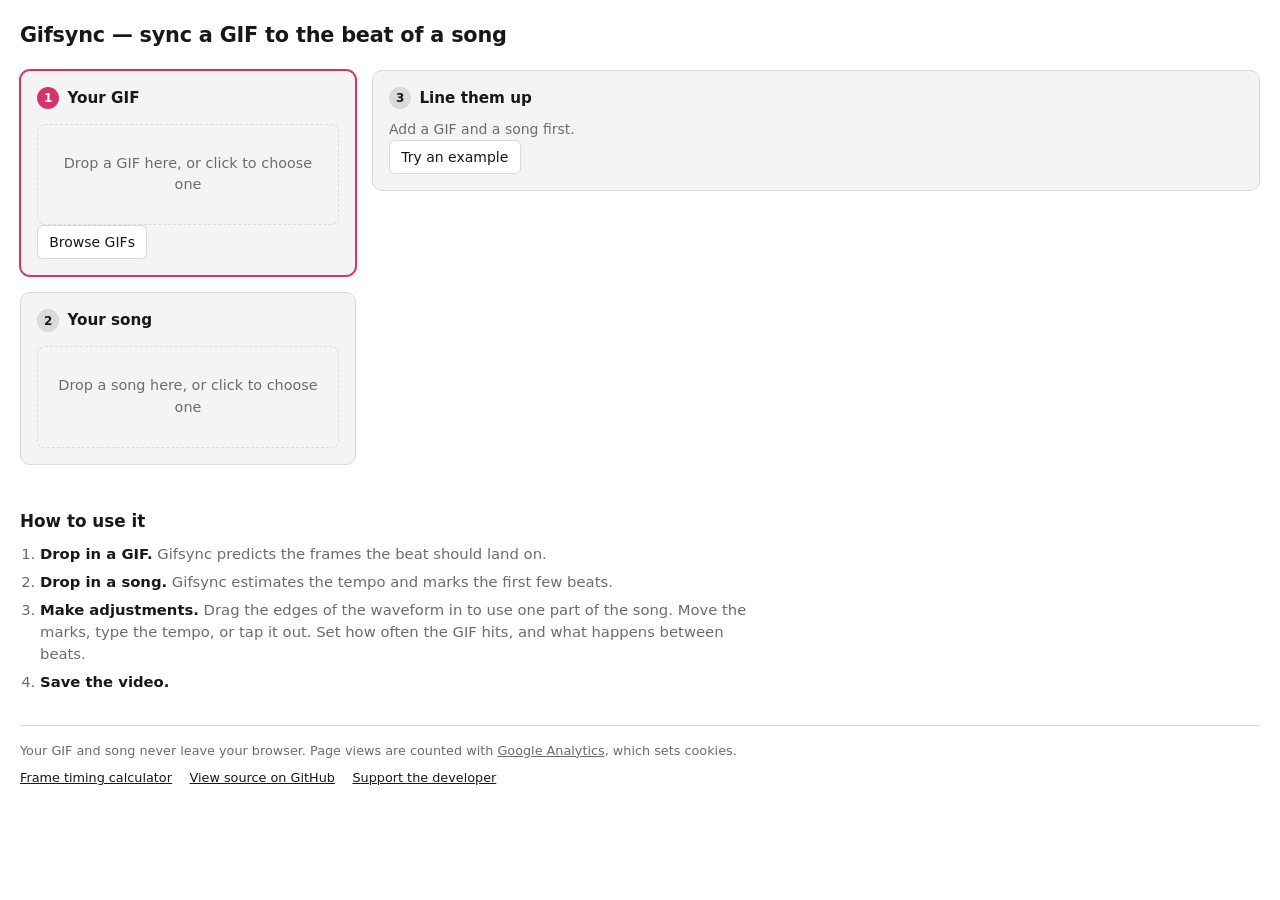
<file: site/index.html>
<!doctype html>
<html lang="en">
<head>
<meta charset="utf-8">
<meta name="viewport" content="width=device-width,initial-scale=1">
<title>Gifsync — sync a GIF to the beat of a song</title>
<meta name="description" content="Free browser tool that retimes a GIF's frames so its animation lands on the beat of any song, then saves an MP4. Nothing is uploaded, no account, no watermark.">
<link rel="canonical" href="https://p3zo.github.io/gifsync/">
<link rel="icon" href="favicon.svg" type="image/svg+xml">

<meta property="og:type" content="website">
<meta property="og:site_name" content="Gifsync">
<meta property="og:url" content="https://p3zo.github.io/gifsync/">
<meta property="og:title" content="Gifsync — sync a GIF to the beat of a song">
<meta property="og:description" content="Drop in a GIF and a song. Gifsync finds the beats in both, retimes the animation onto them, and saves an MP4. Free, and nothing leaves your browser.">
<meta property="og:image" content="https://p3zo.github.io/gifsync/media/social-card.png">
<meta property="og:image:width" content="1200">
<meta property="og:image:height" content="630">
<meta property="og:image:alt" content="A GIF frame beside a song's waveform, marked where each beat falls">
<meta property="og:video" content="https://p3zo.github.io/gifsync/media/demo.mp4">
<meta property="og:video:type" content="video/mp4">
<meta property="og:video:width" content="384">
<meta property="og:video:height" content="384">
<meta name="twitter:card" content="summary_large_image">

<script type="application/ld+json">
{
  "@context": "https://schema.org",
  "@type": "SoftwareApplication",
  "name": "Gifsync",
  "url": "https://p3zo.github.io/gifsync/",
  "applicationCategory": "MultimediaApplication",
  "operatingSystem": "Any browser with WebCodecs (Chrome, Edge, Safari)",
  "description": "Retimes a GIF's frames so its animation lands on the beat of a song, and saves the result as an MP4. Runs entirely in the browser: the GIF and the song are never uploaded.",
  "offers": { "@type": "Offer", "price": "0", "priceCurrency": "USD" },
  "featureList": [
    "Estimates the tempo of the song for you",
    "Suggests which GIF frames the beat should land on",
    "Eases the animation between beats so the motion snaps on the beat",
    "Exports an MP4 with the audio muxed in",
    "No upload, no account, no watermark"
  ],
  "author": { "@type": "Person", "name": "Patricio Ovalle", "url": "https://p3zo.github.io/" },
  "codeRepository": "https://github.com/p3zo/gifsync"
}
</script>

<!-- Page views only. Nothing about the gif or the song is measured or sent anywhere: both
     are decoded, retimed and encoded in this tab and never leave it. Off a file:// url
     there is nothing to count and the request would only error, so it is not loaded. -->
<script>
const ANALYTICS_ID = "G-DXECQPY3E4";

if (location.protocol.startsWith("http")) {
  const tag = document.createElement("script");
  tag.async = true;
  tag.src = `https://www.googletagmanager.com/gtag/js?id=${ANALYTICS_ID}`;
  document.head.append(tag);

  window.dataLayer = window.dataLayer || [];
  window.gtag = function () { dataLayer.push(arguments); };
  gtag("js", new Date());
  gtag("config", ANALYTICS_ID);
}
</script>

<style>
:root {
  --bg: #ffffff; --panel: #f4f4f5; --line: #d9d9de; --ink: #18181b;
  --dim: #6b6b76; --accent: #d6336c; --accent-ink: #ffffff; --ok: #1a7f4b;
  --grid: #0f766e; --loop: #c2410c;
  --mono: ui-monospace, SFMono-Regular, Menlo, Consolas, monospace;
}
@media (prefers-color-scheme: dark) {
  :root {
    --bg: #131316; --panel: #1c1c21; --line: #33333c; --ink: #ececf0;
    --dim: #9a9aa6; --accent: #f06595; --accent-ink: #1a1a1f; --ok: #4ade80;
    --grid: #2dd4bf; --loop: #fb923c;
  }
}
* { box-sizing: border-box; }
body {
  margin: 0; padding: 0 1.25rem 2.5rem; background: var(--bg); color: var(--ink);
  font: 15px/1.5 system-ui, -apple-system, "Segoe UI", sans-serif;
}
header { max-width: 78rem; margin: 0 auto; padding: 1.25rem 0 .75rem; }
h1 { font-size: 1.3rem; margin: 0 0 .4rem; letter-spacing: -.01em; }
footer {
  max-width: 78rem; margin: 2rem auto 0; padding-top: .9rem; border-top: 1px solid var(--line);
  display: grid; justify-items: start; gap: .5rem; font-size: .8rem; color: var(--dim);
}
footer .links { display: flex; flex-wrap: wrap; gap: .4rem 1.1rem; }
footer a { color: var(--ink); }
footer span a { color: inherit; }
header .row { margin-top: .9rem; }
kbd {
  font: inherit; font-family: var(--mono); font-size: .8em; padding: .05em .35em;
  border: 1px solid var(--line); border-radius: 4px; background: var(--bg); color: var(--ink);
}
h2 { font-size: .95rem; margin: 0 0 .9rem; display: flex; align-items: center; gap: .5rem; }
main { max-width: 78rem; margin: 0 auto; display: grid; gap: 1rem; grid-template-columns: minmax(0, 1fr); }
.side, .stage { display: grid; gap: 1rem; align-content: start; min-width: 0; }

/* The two files are inputs and belong out of the way down the side; lining them up is the
   work, and wants the width. Below this the columns stack back into 1, 2, 3, 4. */
@media (min-width: 64rem) {
  main { grid-template-columns: 21rem minmax(0, 1fr); align-items: start; }
  #error, #unsupported { grid-column: 1 / -1; }
}

.stagerow { display: flex; flex-wrap: wrap; gap: 1rem; align-items: flex-start; margin-bottom: .75rem; }
.stagerow > :first-child { flex: 0 1 auto; min-width: 0; max-width: 100%; }
.stagecontrols { flex: 1; min-width: 13rem; display: grid; gap: .6rem; align-content: start; }
.stagecontrols .row + .row { margin-top: 0; }
section {
  background: var(--panel); border: 1px solid var(--line); border-radius: 10px; padding: 1rem;
  min-width: 0; /* let the filmstrip scroll rather than stretching the page */
}
section.is-current { border-color: var(--accent); box-shadow: 0 0 0 1px var(--accent); }
/* a locked step collapses to its reason: nothing to read, nothing to reach for */
.is-locked .body { display: none; }
.is-locked .why { margin-bottom: 0; }
.num {
  display: grid; place-items: center; flex: none; width: 1.4rem; height: 1.4rem;
  border-radius: 50%; background: var(--line); color: var(--ink); font-size: .75rem; font-weight: 700;
}
.is-current .num { background: var(--accent); color: var(--accent-ink); }
.is-done .num { background: var(--ok); color: var(--bg); }
.why { margin: -.3rem 0 .9rem; color: var(--dim); font-size: .875rem; }
.why:empty { display: none; }
.empty {
  display: grid; place-items: center; min-height: 6rem; margin-bottom: .75rem; padding: 1rem;
  border: 1.5px dashed var(--line); border-radius: 8px; color: var(--dim); font-size: .875rem;
  text-align: center;
}
.empty[hidden] { display: none; }
.row { display: flex; align-items: center; gap: .6rem; flex-wrap: wrap; }
/* flex outranks the browser's own [hidden] rule, same as .empty above */
.row[hidden] { display: none; }
.row + .row { margin-top: .75rem; }
button {
  font: inherit; font-size: .875rem; padding: .35rem .7rem; border-radius: 6px;
  border: 1px solid var(--line); background: var(--bg); color: var(--ink); cursor: pointer;
}
button:hover:not(:disabled) { border-color: var(--dim); }
button:disabled { opacity: .4; cursor: default; }
button.primary { background: var(--accent); color: var(--accent-ink); border-color: transparent; font-weight: 600; }
label { display: inline-flex; align-items: center; gap: .4rem; font-size: .875rem; }
input[type=number], select { font: inherit; font-size: .875rem; padding: .3rem .4rem;
  border: 1px solid var(--line); border-radius: 6px; background: var(--bg); color: var(--ink); }
input[type=number] { width: 6rem; }
#suggestCount { width: 4rem; }
#songSummary { margin-top: .6rem; }
#songSummary:empty { display: none; }
input[type=color] { width: 2.4rem; height: 1.7rem; padding: 1px; border: 1px solid var(--line);
  border-radius: 6px; background: var(--bg); }
/* Each kind of mark on the waveform has its own shape as well as its own colour, and
   the legend draws that shape rather than a colour swatch. */
.legend { gap: 1.25rem; }
.legend span { display: inline-flex; align-items: center; gap: .4rem; color: var(--dim); font-size: .8rem; }
.glyph { width: 12px; height: 18px; flex: none; }
.g-mark { color: var(--accent); } .g-grid { color: var(--grid); } .g-loop { color: var(--loop); }
.drop {
  border: 1.5px dashed var(--line); border-radius: 8px; padding: 1.75rem 1rem; text-align: center;
  color: var(--dim); cursor: pointer; font-size: .9rem;
}
.drop.over { border-color: var(--accent); color: var(--ink); }
#frameCanvas {
  display: block; max-width: 100%; max-height: 220px; width: auto; image-rendering: pixelated;
  background: #000; border-radius: 6px; margin-bottom: .75rem;
}
/* A fixed height rather than the gif's own: at intrinsic size a 96px gif renders as a
   thumbnail beside a full-width waveform, and the panel changes shape with every file. */
#previewCanvas {
  display: block; height: 15rem; width: auto; max-width: 100%; object-fit: contain;
  image-rendering: pixelated; background: #000; border-radius: 6px; margin-bottom: .75rem;
}
/* Stacked into one column there is no second column to leave room for, so the picture
   takes the width it is given and keeps its shape rather than sitting in letterbox bars. */
@media (max-width: 40rem) {
  /* the wrapper is content-sized by default, which would make 100% mean "the gif's own width" */
  .stagerow > :first-child { width: 100%; }
  #previewCanvas { width: 100%; height: auto; max-height: 60vh; }
}
#frameCanvas[hidden], #previewCanvas[hidden] { display: none; }
#strip { display: flex; gap: 3px; overflow-x: auto; padding: .5rem 0; margin-top: .75rem; }
#strip canvas {
  height: 54px; flex: none; border-radius: 3px; cursor: pointer;
  border: 2px solid transparent; background: var(--bg);
}
#strip canvas.cur { border-color: var(--ink); }
#strip canvas.beat { border-color: var(--accent); }
#strip canvas.cur.beat { outline: 2px solid var(--ink); outline-offset: 1px; }
/* Wrapped, not scrolled: the whole point of the strip is seeing every mark at once, and a
   scroll box in a narrow column hides most of them behind no affordance at all. */
#beatStrip {
  display: flex; flex-wrap: wrap; gap: .5rem; padding: .6rem 0 .5rem;
  border-top: 1px solid var(--line); /* two thumbnail rows in a row need telling apart */
}
#beatStrip:empty { display: none; }
#beatStrip figure { margin: 0; flex: none; text-align: center; cursor: pointer; }
#beatStrip canvas {
  height: 44px; display: block; border-radius: 3px; background: var(--bg);
  border: 2px solid var(--accent);
}
#beatStrip figure.cur canvas { outline: 2px solid var(--ink); outline-offset: 1px; }
#beatStrip figcaption { font-size: .7rem; color: var(--dim); margin-top: .25rem; }
/* pan-y so a finger can still scroll the page down the waveform, while a sideways drag
   on one of the trim edges is ours to handle */
#wave { display: block; width: 100%; height: 110px; cursor: crosshair; border-radius: 6px;
  background: var(--bg); touch-action: pan-y; }
#wave.grab { cursor: col-resize; }
.mono { font-family: var(--mono); font-size: .8rem; color: var(--dim); }
.say { font-size: .875rem; color: var(--dim); }
.mono b, .say b { color: var(--ink); font-weight: 600; }
.warn { color: var(--accent); }
#log {
  font-family: var(--mono); font-size: .75rem; white-space: pre-wrap; word-break: break-word;
  max-height: 15rem; overflow-y: auto; margin: .75rem 0 0; padding: .6rem;
  background: var(--bg); border: 1px solid var(--line); border-radius: 6px;
}
#log:empty::before { content: "Nothing yet."; color: var(--dim); }
.make { justify-content: flex-end; }
/* the legend is already a dense line of small text; the fold needs air under it */

#gifCredit { margin-top: .6rem; }
#gifCredit:empty { display: none; }
#gifCredit a { color: inherit; }

#picker {
  width: min(60rem, 92vw); max-height: 86vh; padding: 1rem; border: 1px solid var(--line);
  border-radius: 12px; background: var(--panel); color: var(--ink);
}
#picker::backdrop { background: rgb(0 0 0 / .5); }
.pickerhead { display: flex; flex-wrap: wrap; align-items: center; gap: .6rem; margin-bottom: .6rem; }
.pickerhead strong { font-size: .95rem; }
#pickerQuery {
  flex: 1; min-width: 12rem; font: inherit; font-size: .875rem; padding: .35rem .5rem;
  border: 1px solid var(--line); border-radius: 6px; background: var(--bg); color: var(--ink);
}
#pickerChips { display: flex; flex-wrap: wrap; gap: .35rem; margin-bottom: .6rem; }
#pickerChips button { font-size: .8rem; padding: .2rem .65rem; border-radius: 999px; color: var(--dim); }
#pickerGrid {
  display: grid; grid-template-columns: repeat(auto-fill, minmax(11rem, 1fr)); gap: .6rem;
  max-height: 62vh; overflow-y: auto; padding-top: .3rem;
}
#pickerGrid button {
  display: block; width: 100%; padding: .35rem; text-align: left; line-height: 1.35;
  background: var(--bg); border-radius: 8px;
}
#pickerGrid img {
  display: block; width: 100%; height: 8rem; object-fit: contain; border-radius: 5px;
  /* black, not a transparency check, because black is what a transparent pixel becomes */
  background: #000;
}
.pickname { display: block; font-size: .78rem; margin-top: .3rem;
  overflow: hidden; text-overflow: ellipsis; white-space: nowrap; }
.pickmeta {
  display: -webkit-box; -webkit-box-orient: vertical; -webkit-line-clamp: 2; overflow: hidden;
  font-size: .7rem; color: var(--dim);
}
.pickmissing {
  display: grid; place-items: center; height: 8rem; border-radius: 5px;
  background: var(--panel); color: var(--dim); font-size: .75rem;
}

/* The reading matter under the tool. It is not part of using the thing, so it takes the
   width of a column of text rather than the width of the page. */
/* the same width as main, so the reading column starts where the tool does */
.prose { max-width: 78rem; margin: 2.75rem auto 0; }
.prose > * { max-width: 46rem; }
.prose h2 { display: block; font-size: 1.05rem; margin: 2rem 0 .6rem; }
.prose p, .prose li { color: var(--dim); font-size: .925rem; }
.prose p { margin: 0 0 .8rem; }
.prose ol, .prose ul { margin: 0 0 .8rem; padding-left: 1.25rem; }
.prose li { margin-bottom: .35rem; }
.prose strong { color: var(--ink); font-weight: 600; }
.prose a { color: var(--ink); }

/* Anything transient goes to the same corner, so no part of the page has to keep room
   free for a message that is usually not there. */
#toasts {
  position: fixed; right: 0; bottom: 0; z-index: 10; display: flex;
  flex-direction: column-reverse; align-items: flex-end; gap: .4rem;
  padding: 1rem; pointer-events: none;
}
.toast {
  pointer-events: auto; cursor: pointer; max-width: 32rem;
  padding: .5rem .85rem; border-radius: 8px; font-size: .875rem;
  background: var(--ink); color: var(--bg);
  box-shadow: 0 6px 20px rgb(0 0 0 / .2);
}
.toast.bad { background: var(--accent); color: var(--accent-ink); }
details.more > summary { cursor: pointer; width: fit-content; font-size: .8rem; color: var(--dim); }
details.more > summary:hover { color: var(--ink); }
details.more .row { margin-top: .6rem; }
#unsupported { border-color: var(--accent); }
/* Only worth offering while there is nothing to line up, and that is exactly when this
   half of the page is empty and a first-time visitor is looking straight at it. */
#exampleRow { display: none; }
.is-locked #exampleRow { display: flex; }
</style>
</head>
<body>

<header>
  <h1>Gifsync — sync a GIF to the beat of a song</h1>
</header>

<main>

<section id="unsupported" hidden>
  <h2>Unsupported browser</h2>
  <div class="mono" id="unsupportedWhy"></div>
</section>

<div class="side">

<section id="secGif" class="step">
  <h2><span class="num">1</span> Your GIF</h2>
  <p class="why" id="secGifWhy"></p>
  <div class="body">
  <div class="drop" id="gifDrop">Drop a GIF here, or click to choose one</div>
  <input type="file" id="gifInput" accept="image/gif" hidden>
  <div class="row">
    <button id="browseBtn">Browse GIFs</button>
  </div>
  <div class="say" id="gifCredit"></div>
  <div id="gifBody" hidden>
    <div class="row">
      <button id="suggestBtn">Suggest beat frames</button>
    </div>
    <div id="beatStrip"></div>
    <div class="say" id="beatList"></div>
    <details class="more">
      <summary>Change beat frames by hand</summary>
      <canvas id="frameCanvas"></canvas>
      <div class="row">
        <button id="prevBtn">&#9664;</button>
        <button id="nextBtn">&#9654;</button>
        <button id="markBtn" class="primary">Mark this frame (M)</button>
        <span class="say" id="framePos"></span>
      </div>
      <div class="row">
        <button id="undoMarkBtn">Undo</button>
        <button id="clearBtn">Clear all marks</button>
      </div>
      <div class="row">
        <label>Suggest <input type="number" id="suggestCount" min="1" step="1" value="8"> beat frames</label>
      </div>
      <div class="row">
        <button id="gifPlayBtn">Play the GIF</button>
        <label>at
          <select id="gifSpeed">
            <option value="1" selected>full speed</option>
            <option value="0.5">half speed</option>
            <option value="0.25">quarter speed</option>
          </select>
        </label>
      </div>
      <div id="strip"></div>
    </details>
  </div>
  </div>
</section>

<section id="secAudio" class="step">
  <h2><span class="num">2</span> Your song</h2>
  <p class="why" id="secAudioWhy"></p>
  <div class="body">
  <div class="drop" id="audioDrop">Drop a song here, or click to choose one</div>
  <input type="file" id="audioInput" accept="audio/*" hidden>
  <div class="say" id="songSummary"></div>
  </div>
</section>

</div>

<div class="stage">

<section id="secSync" class="step">
  <h2><span class="num">3</span> Line them up</h2>
  <p class="why" id="secSyncWhy"></p>
  <div class="row" id="exampleRow">
    <button id="exampleBtn">Try an example</button>
    <span class="say" id="exampleNote"></span>
  </div>
  <div class="body">
  <div class="stagerow">
    <div>
      <canvas id="previewCanvas"></canvas>
      <div class="empty" id="previewEmpty">Your GIF plays here, in time with the song.</div>
    </div>
    <div class="stagecontrols">
      <div class="row">
        <button id="previewBtn" class="primary">Play preview (spacebar)</button>
        <span class="say" id="previewPos"></span>
      </div>
      <div class="row">
        <label>Tempo (BPM) <input type="number" id="bpm" step="0.1" min="1" value="120"></label>
        <button id="estimateBtn">Estimate tempo</button>
        <button id="halfBtn" title="Halve the tempo">&divide;2</button>
        <button id="doubleBtn" title="Double the tempo">&times;2</button>
      </div>
      <div class="row" id="startFrameRow" hidden>
        <label>The song's first beat lands on
          <select id="startFrame"></select>
        </label>
      </div>
      <div class="row">
        <label>The GIF hits
          <select id="hits">
            <option value="0.25">every 4 beats</option>
            <option value="0.5">every 2 beats</option>
            <option value="1" selected>every beat</option>
            <option value="2">twice a beat</option>
            <option value="4">four times a beat</option>
          </select>
        </label>
      </div>
      <div class="say" id="estimateNote"></div>
      <div class="say" id="timingSummary"></div>
      <details class="more">
        <summary>More controls</summary>
        <div class="row">
          <button id="tapBtn">Tap the tempo</button>
          <button id="tapUseBtn" class="primary" hidden></button>
          <span id="tapBeatWrap"><button id="tapBeatBtn">Tap a beat (B)</button></span>
          <button id="undoBeatBtn">Undo</button>
          <button id="clearBeatsBtn">Clear all beats</button>
        </div>
        <div class="row">
          <label>Between beats
            <select id="interpolation">
              <option value="linear">even</option>
              <option value="quadratic">ease in and out</option>
              <option value="cubic">ease in and out more</option>
            </select>
          </label>
          <label><input type="checkbox" id="clickTrack"> Play a click on each beat</label>
        </div>
      </details>
    </div>
  </div>

  <div id="audioBody" hidden>
    <canvas id="wave"></canvas>
    <div class="row">
      <span class="say" id="audioSummary"></span>
      <button id="zoomOutBtn">Zoom out</button>
      <button id="wholeSongBtn">Use the whole song</button>
    </div>
    <div class="row legend">
      <span><svg class="glyph g-mark" viewBox="0 0 12 18" aria-hidden="true">
        <line x1="6" y1="0" x2="6" y2="18" stroke="currentColor" stroke-width="2"/></svg>
        beats you marked</span>
      <span><svg class="glyph g-mark" viewBox="0 0 12 18" aria-hidden="true">
        <line x1="6" y1="0" x2="6" y2="18" stroke="currentColor" stroke-width="1" opacity=".55"/></svg>
        every beat at this tempo</span>
      <span><svg class="glyph g-grid" viewBox="0 0 12 18" aria-hidden="true">
        <polygon points="1,18 11,18 6,9" fill="currentColor"/></svg>
        where the gif's beat frames land</span>
      <span><svg class="glyph g-loop" viewBox="0 0 12 18" aria-hidden="true">
        <polygon points="1,0 11,0 6,9" fill="currentColor"/></svg>
        where the gif's loop restarts</span>
    </div>
  </div>

  <div class="row make">
    <button id="renderBrowserBtn" class="primary">Save the video</button>
  </div>
  </div>
</section>

<details class="more" id="logBox" hidden>
  <summary>What happened during the render</summary>
  <pre id="log"></pre>
</details>

</div>

</main>

<article class="prose">

<h2>How to use it</h2>
<ol>
  <li><strong>Drop in a GIF.</strong> Gifsync predicts the frames the beat should land
    on.</li>
  <li><strong>Drop in a song.</strong> Gifsync estimates the tempo and marks the first few
    beats.</li>
  <li><strong>Make adjustments.</strong> Drag the edges of the waveform in to use one part
    of the song. Move the marks, type the tempo, or tap it out. Set how often the GIF hits,
    and what happens between beats.</li>
  <li><strong>Save the video.</strong></li>
</ol>

</article>

<footer>
  <span>Your GIF and song never leave your browser. Page views are counted with <a
    href="https://policies.google.com/technologies/partner-sites" target="_blank"
    rel="noopener">Google Analytics</a>, which sets cookies.</span>
  <div class="links">
    <a href="bpm-frame-timing/">Frame timing calculator</a>
    <a href="https://github.com/p3zo/gifsync" target="_blank" rel="noopener">View source on GitHub</a>
    <a href="https://ko-fi.com/patricio_" target="_blank" rel="noopener">Support the developer</a>
  </div>
</footer>

<dialog id="picker">
  <div class="pickerhead">
    <strong>Animated GIFs on Wikimedia Commons</strong>
    <input type="search" id="pickerQuery" placeholder="Search, or leave empty to browse">
    <button id="pickerSearch" class="primary">Search</button>
    <button id="pickerClose">Close</button>
  </div>
  <div id="pickerChips">
    <button>dance</button>
    <button>cat</button>
    <button>walking</button>
    <button>muybridge</button>
    <button>fire</button>
    <button>animation</button>
  </div>
  <div class="say" id="pickerNote"></div>
  <div id="pickerGrid"></div>
</dialog>

<div id="toasts" aria-live="polite"></div>

<script type="module">
"use strict";

const $ = (id) => document.getElementById(id);

// fetch reaches nothing when the page is opened straight off the disk, which rules out
// the example files and the tempo model. Everything else works from a file:// url.
const SERVED = location.protocol !== "file:";
const NEEDS_SERVING = "This needs the page to be served, not opened from a file.";

/* --- timing:start --- pinned by test/test_timing.mjs against timing_cases.json --- */

// Frame timestamps are written to the microsecond, so nothing here is rounded. What a
// viewer cannot see is a frame held for less than one refresh of their display.
export const MIN_VISIBLE_MS = 1000 / 60;

const EASINGS = {
  linear: (t) => t,
  quadratic: (t) => (t < 0.5 ? 2 * t * t : -2 * t * t + 4 * t - 1),
  cubic: (t) => {
    if (t < 0.5) return 4 * t * t * t;
    const p = 2 * t - 2;
    return 0.5 * p * p * p + 1;
  },
};

export function getDurations(beatFrames, msPerBeat, nFrames, interpolation = "linear") {
  const ease = EASINGS[interpolation];
  if (!ease) throw new Error(`interpolation=${interpolation} not supported`);

  if (!beatFrames.length) throw new Error("At least one beat frame is required.");

  const tidy = [...new Set(beatFrames)].sort((a, b) => a - b);
  if (beatFrames.length !== tidy.length || beatFrames.some((f, i) => f !== tidy[i])) {
    throw new Error(`Beat frames must be sorted and unique, got ${beatFrames}.`);
  }

  if (beatFrames[0] < 0 || beatFrames[beatFrames.length - 1] >= nFrames) {
    throw new Error(`Beat frames must be within [0, ${nFrames - 1}], got ${beatFrames}.`);
  }

  const durations = [];

  beatFrames.forEach((frame, ix) => {
    const nextFrame = ix < beatFrames.length - 1 ? beatFrames[ix + 1] : nFrames + beatFrames[0];
    const n = nextFrame - frame;

    const times = [];
    for (let x = 0; x <= n; x++) times.push(msPerBeat * ease(x / n));
    for (let i = 1; i <= n; i++) durations.push(times[i] - times[i - 1]);
  });

  return durations;
}

export function getFrameOrder(firstBeatFrame, nFrames) {
  return Array.from({ length: nFrames }, (_, i) => (firstBeatFrame + i) % nFrames);
}

/* --- timing:end --- */

// Marking is a lot of small clicks and one of them is always a slip. Each side keeps its
// own history of what it looked like before the last change; 50 deep is more than anyone
// walks back, and the snapshots are a handful of numbers each.
const UNDO_LIMIT = 50;
const markHistory = [], songHistory = [];

function remember(history, snapshot) {
  history.push(snapshot);
  if (history.length > UNDO_LIMIT) history.shift();
}

const state = {
  gifFile: null, frames: [], holds: [], width: 0, height: 0, cur: 0, beats: new Set(),
  startFrame: null, credit: null,
  audioFile: null, audioBuffer: null, audioBeats: [], peaks: null, peakScale: 1, clip: null,
};

/* ---------------------------------------------------------------- capabilities */

const MISSING = [
  ["ImageDecoder", "stepping through GIF frames"],
  ["VideoEncoder", "rendering the video"],
  ["AudioEncoder", "rendering the audio"],
].filter(([api]) => !(api in window));

if (MISSING.length) {
  $("unsupported").hidden = false;
  $("unsupportedWhy").textContent =
    MISSING.map(([api, what]) => `${api} is missing, so ${what} will not work.`).join("\n") +
    "\nTry a recent Chrome, Edge, or Safari.";
}

/* ------------------------------------------------------------------------ gif */

function wireDrop(dropId, inputId, onFile) {
  const drop = $(dropId), input = $(inputId), idle = drop.textContent;

  // A file that will not load leaves the zone reading "Decoding…" for ever otherwise
  const handle = (file) => {
    clearError();
    onFile(file).catch((err) => { drop.textContent = idle; fail(err); });
  };

  drop.onclick = () => input.click();
  input.onchange = () => input.files[0] && handle(input.files[0]);
  drop.ondragover = (e) => { e.preventDefault(); drop.classList.add("over"); };
  drop.ondragleave = () => drop.classList.remove("over");
  drop.ondrop = (e) => {
    e.preventDefault();
    drop.classList.remove("over");
    if (e.dataTransfer.files[0]) handle(e.dataTransfer.files[0]);
  };
}

async function loadGif(file) {
  // A playing source keeps the buffer and frames it started with, so it would carry on
  // against a page that has already moved to the new file
  stopPlayback();
  clearRender();
  $("gifDrop").textContent = `Decoding ${file.name}…`;

  const decoder = new ImageDecoder({ data: await file.arrayBuffer(), type: "image/gif" });
  try {
    await decoder.tracks.ready;
    // frameCount only settles once the whole gif has been parsed
    await decoder.completed;
  } catch (err) {
    // the decoder's own wording ("Failed to retrieve track metadata") says nothing to
    // someone who has simply picked the wrong file, so name the file and keep the reason
    throw new Error(`${file.name} could not be read as a GIF. ${err.message}`);
  }

  const count = decoder.tracks.selectedTrack.frameCount;
  const frames = [];
  const holds = [];
  for (let i = 0; i < count; i++) {
    const { image } = await decoder.decode({ frameIndex: i });
    frames.push(await createImageBitmap(image));
    // What the file asks each frame to be held for, in ms. A gif that says nothing gets
    // the 100ms a browser would give it.
    holds.push(image.duration ? image.duration / 1000 : 100);
    image.close();
  }
  decoder.close();

  if (!frames.length) throw new Error(`No frames decoded from ${file.name}.`);

  state.gifFile = file;
  state.frames = frames;
  state.holds = holds;
  state.width = frames[0].width;
  state.height = frames[0].height;
  state.cur = 0;
  state.beats = new Set();
  state.startFrame = null;
  state.credit = null;
  markHistory.length = 0;

  $("gifDrop").textContent = `${file.name} — ${count} frames, ${state.width}×${state.height}. Drop another to replace.`;
  $("gifBody").hidden = false;

  const canvas = $("frameCanvas");
  canvas.width = state.width;
  canvas.height = state.height;
  $("previewCanvas").width = state.width;
  $("previewCanvas").height = state.height;

  $("suggestCount").max = frames.length;
  $("suggestCount").value = evenBeatCount(parseInt($("suggestCount").value, 10) || 1, frames.length);
  // Start from a suggestion rather than an empty strip: correcting marks that are roughly
  // right is much less work than placing the first one from nothing
  state.beats = suggestBeatFrames(parseInt($("suggestCount").value, 10) || 1);
  beatStripKey = null;
  buildStrip();
  drawFrame();
  refresh();
}

/* --------------------------------------------------------- suggest beat frames */

// How many beats of the song one loop of the animation should last is a judgement, and
// nothing in the pixels settles it — two hand-labelled GIFs here were deliberately run
// slower and faster than their own frame rate — so the count is asked for, not guessed.
//
// Where the marks go, given that count, is close to mechanical. Both sets of hand labels
// sit within about a frame of an even spread starting at frame 0, and nudging each mark
// onto whichever of its two neighbours changes most gets a little closer still: 0.60 and
// 0.50 frames of average error against the two, where marks thrown down at random score
// about 3. The nudge is held to one frame because widening it made things worse.

// A beat covers a whole number of frames, so a count that does not divide the gif leaves
// some beats holding a frame more than others: 20 frames over 8 beats alternates 3 and 2,
// which is a 50% speed oscillation, and the loop's last gap is one of the short ones — the
// animation visibly stalls on its final frames just before it cuts back to the start.
// Moving the automatic count to a nearby divisor removes it outright. Nothing nearby
// divides a prime frame count, and shoving 8 up to 17 would be worse than the limp, so in
// that case the asked-for count stands and the unevenness is unavoidable.
function evenBeatCount(wanted, n) {
  const near = [];
  for (let d = 1; d <= n; d++) {
    if (n % d === 0 && Math.abs(d - wanted) <= wanted / 4) near.push(d);
  }
  if (!near.length) return wanted;
  return near.reduce((a, d) => (Math.abs(d - wanted) < Math.abs(a - wanted) ? d : a));
}

const SUGGEST_SIZE = 64;

// How much the picture changes from the frame before, for every frame around the loop
function frameMotion() {
  const n = state.frames.length;
  const canvas = new OffscreenCanvas(SUGGEST_SIZE, SUGGEST_SIZE);
  const ctx = canvas.getContext("2d", { willReadFrequently: true });

  const grey = state.frames.map((bitmap) => {
    ctx.clearRect(0, 0, SUGGEST_SIZE, SUGGEST_SIZE);
    ctx.drawImage(bitmap, 0, 0, SUGGEST_SIZE, SUGGEST_SIZE);
    const { data } = ctx.getImageData(0, 0, SUGGEST_SIZE, SUGGEST_SIZE);
    const out = new Float32Array(SUGGEST_SIZE * SUGGEST_SIZE);
    for (let i = 0; i < out.length; i++) {
      out[i] = 0.299 * data[4 * i] + 0.587 * data[4 * i + 1] + 0.114 * data[4 * i + 2];
    }
    return out;
  });

  return grey.map((frame, i) => {
    const previous = grey[(i - 1 + n) % n];
    let total = 0;
    for (let p = 0; p < frame.length; p++) total += Math.abs(frame[p] - previous[p]);
    return total / frame.length;
  });
}

function suggestBeatFrames(beats) {
  const n = state.frames.length;
  const count = Math.max(1, Math.min(beats, n));
  const motion = frameMotion();

  const grid = Array.from({ length: count }, (_, j) => Math.round((j * n) / count) % n);

  // Packed tightly enough, one frame is a quarter of the gap and the nudge stops being a
  // nudge: it bunches marks together and leaves the spread worse than it found it
  const nudge = n / count >= 4 ? 1 : 0;
  const nudged = grid.map((at) => {
    let best = at;
    for (const offset of [-nudge, nudge]) {
      const i = (at + offset + n) % n;
      if (motion[i] > motion[best]) best = i;
    }
    return best;
  });

  // The number of marks is the length of the loop in beats, so it has to come out exact:
  // a nudge that lands on a frame already taken gives way rather than losing a beat.
  const taken = new Set();
  for (let j = 0; j < count; j++) {
    let choice = taken.has(nudged[j]) ? grid[j] : nudged[j];
    while (taken.has(choice)) choice = (choice + 1) % n;
    taken.add(choice);
  }
  return taken;
}

$("suggestBtn").onclick = () => {
  if (!state.frames.length) return;
  remember(markHistory, new Set(state.beats));
  state.beats = suggestBeatFrames(parseInt($("suggestCount").value, 10) || 1);
  refresh();
};

function buildStrip() {
  const strip = $("strip");
  strip.replaceChildren();
  state.frames.forEach((bmp, i) => {
    const h = 54, w = Math.max(1, Math.round((bmp.width / bmp.height) * h));
    const c = document.createElement("canvas");
    c.width = w; c.height = h;
    c.title = `frame ${i}`;
    c.getContext("2d").drawImage(bmp, 0, 0, w, h);
    c.onclick = () => { state.cur = i; drawFrame(); refresh(); };
    strip.append(c);
  });
}

// The marked frames, pulled out of the filmstrip and shown in the order the beat will
// hit them, so what has been chosen is readable without hunting through the whole strip.
let beatStripKey = null;

function buildBeatStrip() {
  const beats = [...state.beats].sort((a, b) => a - b);
  const key = beats.join(",");
  if (key === beatStripKey) return;
  beatStripKey = key;

  const strip = $("beatStrip");
  strip.replaceChildren();
  for (const frame of beats) {
    const bmp = state.frames[frame];
    const h = 54, w = Math.max(1, Math.round((bmp.width / bmp.height) * h));
    const c = document.createElement("canvas");
    c.width = w; c.height = h;
    c.getContext("2d").drawImage(bmp, 0, 0, w, h);

    const caption = document.createElement("figcaption");
    caption.textContent = `Frame ${frame + 1}`;

    const item = document.createElement("figure");
    item.dataset.frame = frame;
    item.append(c, caption);
    item.onclick = () => { state.cur = frame; drawFrame(); refresh(); };
    strip.append(item);
  }
}

// No browser's video encoder will keep an alpha channel, so a transparent pixel has to
// become some colour on the way into the mp4. Everything that shows a frame paints black
// first, so what the preview shows is what the render produces.
function paintFrame(ctx, frame, width, height) {
  ctx.fillStyle = "#000000";
  ctx.fillRect(0, 0, width, height);
  ctx.drawImage(state.frames[frame], 0, 0);
}

// Everything that has to follow the selected frame, and nothing that does not: this runs
// on every frame of a playing gif, where a full refresh would be far too much work
function showCurrentFrame() {
  const ready = state.frames.length > 0;
  $("framePos").innerHTML = ready ? `Frame <b>${state.cur + 1}</b> of ${state.frames.length}` : "";
  $("markBtn").textContent = state.beats.has(state.cur) ? "Unmark this frame (M)" : "Mark this frame (M)";

  [...$("strip").children].forEach((c, i) => {
    c.classList.toggle("cur", i === state.cur);
    c.classList.toggle("beat", state.beats.has(i));
  });
  $("strip").children[state.cur]?.scrollIntoView({ block: "nearest", inline: "center" });

  for (const item of $("beatStrip").children) {
    item.classList.toggle("cur", Number(item.dataset.frame) === state.cur);
  }
}

function drawFrame() {
  for (const id of ["frameCanvas", "previewCanvas"]) {
    // The preview canvas tracks the selected frame while it is idle, so it is never blank
    if (id === "previewCanvas" && playback) continue;
    paintFrame($(id).getContext("2d"), state.cur, state.width, state.height);
  }
}

// Playing the animation on its own and hitting space on the accents is the quick way to
// mark them; stepping frame by frame is the way to tidy that up afterwards.
let gifPlayback = null;

function startGifPlayback() {
  if (!state.frames.length) return;
  stopPlayback();
  gifPlayback = { due: performance.now(), raf: 0 };
  gifPlayback.raf = requestAnimationFrame(tickGif);
  syncTransport();
}

function stopGifPlayback() {
  if (!gifPlayback) return;
  cancelAnimationFrame(gifPlayback.raf);
  gifPlayback = null;
  syncTransport();
}

function tickGif() {
  const now = performance.now();
  const hold = state.holds[state.cur] / parseFloat($("gifSpeed").value);

  if (now >= gifPlayback.due) {
    gifPlayback.due += hold;
    // a backgrounded tab comes back seconds behind, and running every missed frame at
    // once is no use to anyone watching for an accent
    if (now - gifPlayback.due > 500) gifPlayback.due = now + hold;
    state.cur = (state.cur + 1) % state.frames.length;
    drawFrame();
    showCurrentFrame();
  }

  gifPlayback.raf = requestAnimationFrame(tickGif);
}

$("gifPlayBtn").onclick = () => (gifPlayback ? stopGifPlayback() : startGifPlayback());

function step(delta) {
  if (!state.frames.length) return;
  stopGifPlayback();
  state.cur = (state.cur + delta + state.frames.length) % state.frames.length;
  drawFrame();
  refresh();
}

function toggleMark() {
  if (!state.frames.length) return;
  remember(markHistory, new Set(state.beats));
  state.beats.has(state.cur) ? state.beats.delete(state.cur) : state.beats.add(state.cur);
  refresh();
}

wireDrop("gifDrop", "gifInput", loadGif);
$("prevBtn").onclick = () => step(-1);
$("nextBtn").onclick = () => step(1);
$("markBtn").onclick = toggleMark;
$("clearBtn").onclick = () => {
  remember(markHistory, new Set(state.beats));
  state.beats.clear();
  refresh();
};

$("undoMarkBtn").onclick = () => {
  if (!markHistory.length) return;
  state.beats = markHistory.pop();
  refresh();
};

addEventListener("keydown", (e) => {
  if (e.target.matches("textarea, select, input:not([type=checkbox]):not([type=radio])")) return;
  if (e.key === "ArrowLeft") { step(-1); e.preventDefault(); }
  else if (e.key === "ArrowRight") { step(1); e.preventDefault(); }
  else if (e.key === " ") {
    if (state.audioBuffer) playback ? stopPlayback() : startPlayback();
    e.preventDefault();
  }
  else if (e.key === "m" || e.key === "M") { toggleMark(); e.preventDefault(); }
  else if (e.key === "b" || e.key === "B") { tapBeat(); e.preventDefault(); }
});

/* --------------------------------------------------------------- gif picker */

// Wikimedia Commons rather than Giphy: it needs no API key, it answers cross-origin, and
// every file states a licence that allows the reuse this tool is for. Its "Animated GIF
// files" category is 31k files deep, and its thumbnails are themselves animated, so the
// grid shows what each one actually does.
const COMMONS = "https://commons.wikimedia.org/w/api.php";
const COMMONS_CATEGORY = 'incategory:"Animated GIF files"';

// A gif this big has hundreds of full-resolution frames behind it, and decoding them all
// into bitmaps is enough to bring the tab down
const PICKER_MAX_BYTES = 20e6;

// Commons hands back author and licence as HTML written by whoever uploaded the file.
// Parsing it detached and keeping only the text keeps that out of the page as markup.
function plainText(html) {
  if (!html) return "";
  return new DOMParser().parseFromString(String(html), "text/html").body.textContent.trim();
}

async function searchCommons(term) {
  const query = new URLSearchParams({
    action: "query", generator: "search",
    gsrsearch: `${term} ${COMMONS_CATEGORY}`.trim(),
    // A thumbnail of an animated gif is itself animated, so a page of them is megabytes;
    // two dozen at 200px is enough to browse without leaning on Commons
    gsrnamespace: "6", gsrlimit: "24",
    prop: "imageinfo", iiprop: "url|size|mime|extmetadata", iiurlwidth: "200",
    format: "json", origin: "*",
  });

  const response = await fetch(`${COMMONS}?${query}`);
  if (!response.ok) throw new Error(`Commons search failed (${response.status}).`);
  const body = await response.json();

  const pages = Object.values(body.query?.pages ?? {}).sort((a, b) => a.index - b.index);
  const found = [];
  let tooBig = 0;

  for (const page of pages) {
    const file = page.imageinfo?.[0];
    if (!file || file.mime !== "image/gif" || !file.thumburl) continue;
    if (file.size > PICKER_MAX_BYTES) { tooBig++; continue; }

    const meta = file.extmetadata ?? {};
    found.push({
      title: page.title.replace(/^File:/, "").replace(/\.gif$/i, ""),
      url: file.url,
      thumb: file.thumburl,
      bytes: file.size,
      author: plainText(meta.Artist?.value) || "unknown author",
      licence: plainText(meta.LicenseShortName?.value) || "see Commons",
      page: page.title,
    });
  }
  return { found, tooBig };
}

function missingThumb() {
  const box = document.createElement("span");
  box.className = "pickmissing";
  box.textContent = "no preview";
  return box;
}

function renderPicker({ found, tooBig }, term) {
  const grid = $("pickerGrid");
  grid.replaceChildren();

  for (const item of found) {
    const image = document.createElement("img");
    image.src = item.thumb;
    image.alt = item.title;
    image.loading = "lazy";
    // Commons rate-limits, and a refused thumbnail would otherwise leave a blank tile
    // that looks like a broken gif rather than a preview that did not arrive
    image.onerror = () => { image.replaceWith(missingThumb()); };

    const name = document.createElement("span");
    name.className = "pickname";
    name.textContent = item.title;

    const meta = document.createElement("span");
    meta.className = "pickmeta";
    meta.textContent = `${item.licence} · ${item.author} · ${(item.bytes / 1e6).toFixed(1)}MB`;

    const card = document.createElement("button");
    card.title = `${item.title}\n${item.author}\n${item.licence}`;
    card.append(image, name, meta);
    card.onclick = () => useCommonsGif(item);
    grid.append(card);
  }

  $("pickerNote").textContent = found.length
    ? `${found.length} shown` + (tooBig ? `, ${tooBig} hidden for being over ${PICKER_MAX_BYTES / 1e6}MB` : "")
    : `Nothing animated found for “${term}”.`;
}

async function useCommonsGif(item) {
  $("picker").close();
  toast("picker", `Fetching ${item.title} — ${(item.bytes / 1e6).toFixed(1)}MB…`, { stay: true });
  try {
    const response = await fetch(item.url);
    if (!response.ok) throw new Error(`Could not fetch ${item.title} (${response.status}).`);
    const blob = await response.blob();
    await loadGif(new File([blob], `${item.title}.gif`, { type: "image/gif" }));

    state.credit = item;
    refresh();
    dismiss("picker");
  } catch (err) {
    dismiss("picker");
    fail(err);
  }
}

async function runPickerSearch() {
  const term = $("pickerQuery").value.trim();
  $("pickerNote").textContent = "Searching…";
  try {
    renderPicker(await searchCommons(term), term);
  } catch (err) {
    $("pickerGrid").replaceChildren();
    $("pickerNote").textContent = err.message;
  }
}

$("browseBtn").onclick = () => {
  $("picker").showModal();
  if (!$("pickerGrid").children.length) runPickerSearch();
};
$("pickerClose").onclick = () => $("picker").close();
$("pickerSearch").onclick = runPickerSearch;
// What the catalogue is actually good for is not obvious from an empty search box, and
// these terms are where the cyclic, clearly-accented animations turn out to be
for (const chip of document.querySelectorAll("#pickerChips button")) {
  chip.onclick = () => {
    $("pickerQuery").value = chip.textContent;
    runPickerSearch();
  };
}

$("pickerQuery").onkeydown = (e) => {
  if (e.key === "Enter") { e.preventDefault(); runPickerSearch(); }
  e.stopPropagation();
};

/* -------------------------------------------------------------------- example */

// A page that fills itself in is the quickest way to see what any of this does. Both
// files were generated for the job, so there is nothing to license: the ball hits the
// ground on frames 0 and 16, and the loop is four to the floor at 120bpm.
const EXAMPLE = {
  gif: "example/bouncing-ball.gif",
  audio: "example/four-on-the-floor.mp3",
  gifBeats: [0, 16],
  songBeats: [0, 0.5, 1, 1.5],
  bpm: "120",
};

async function loadExample() {
  const grab = async (path, type) => {
    const response = await fetch(path);
    if (!response.ok) throw new Error(`Could not load ${path} — the server said ${response.status}.`);
    return new File([await response.blob()], path.split("/").pop(), { type });
  };

  await loadGif(await grab(EXAMPLE.gif, "image/gif"));
  await loadAudio(await grab(EXAMPLE.audio, "audio/mpeg"));

  state.beats = new Set(EXAMPLE.gifBeats);
  $("suggestCount").value = EXAMPLE.gifBeats.length;
  state.audioBeats = [...EXAMPLE.songBeats];
  beatsAreEstimates = false;
  $("bpm").value = EXAMPLE.bpm;
  refresh();
}

$("exampleBtn").onclick = async () => {
  const button = $("exampleBtn");
  button.disabled = true;
  button.textContent = "Loading…";
  clearError();
  try {
    await loadExample();
  } catch (err) {
    fail(err);
  } finally {
    button.disabled = false;
    button.textContent = "Try an example";
  }
};

if (!SERVED) {
  $("exampleBtn").disabled = true;
  $("exampleNote").textContent = NEEDS_SERVING;
}

/* ---------------------------------------------------------------------- audio */

// Pin the rate: Opus only encodes at 48kHz, and this makes decodeAudioData hand us
// buffers at that rate whatever the output device happens to run at
const actx = new (window.AudioContext || window.webkitAudioContext)({ sampleRate: 48000 });

async function loadAudio(file) {
  stopPlayback();
  clearRender();
  // the previous song's tempo estimate does not describe this one
  $("estimateNote").textContent = SERVED ? "" : NEEDS_SERVING;
  $("audioDrop").textContent = `Decoding ${file.name}…`;

  const bytes = await file.arrayBuffer();
  try {
    state.audioBuffer = await actx.decodeAudioData(bytes.slice(0));
  } catch (err) {
    throw new Error(`${file.name} could not be read as audio. ${err.message}`);
  }
  state.audioFile = file;
  // The bars are drawn against the song's own loudest moment, not full scale: a quietly
  // mastered recording still has to fill the panel, or there is nothing to drag against.
  {
    const data = state.audioBuffer.getChannelData(0);
    let peak = 0;
    for (let i = 0; i < data.length; i++) {
      const v = Math.abs(data[i]);
      if (v > peak) peak = v;
    }
    state.peakScale = 1 / Math.max(peak, 1e-6);
  }
  state.audioBeats = [];
  beatsAreEstimates = false;
  state.peaks = null;
  state.clip = null;
  clearView();
  songHistory.length = 0;
  songToken++;
  userSetTempo = false;

  const total = Math.round(state.audioBuffer.duration);
  $("audioDrop").textContent =
    `${file.name} — ${Math.floor(total / 60)}:${String(total % 60).padStart(2, "0")} long. Drop another to replace.`;
  $("audioBody").hidden = false;

  refresh();

  // Guess the tempo and where its beats fall without being asked. Nothing below depends
  // on it finishing, and dropping another song while it runs abandons this one.
  if (SERVED) estimateSong({ keepExistingBeats: true });
}

// Whether the mark on the waveform was placed by the estimate or by a person. A single
// mark at the head of a long song looks like something went wrong; it is the estimate
// naming the downbeat, and the summary has to say so.
let beatsAreEstimates = false;
// ...and whether that estimate listened to a trimmed part or the whole song. The summary
// reads this rather than the live trim, which may have changed since it listened.
let estimateUsedClip = false;

// The tempo is read off the beats, and the trimmed part of the song is rounded onto the
// grid those beats set, so putting a beat back has to put both of those back with it
function rememberSong() {
  remember(songHistory, {
    beats: state.audioBeats.slice(), bpm: $("bpm").value, estimates: beatsAreEstimates,
    clip: state.clip && { ...state.clip },
  });
}

// The first beat mark is the downbeat: the phase of the song's own beat grid
function downbeat() {
  return state.audioBeats.length ? state.audioBeats[0] : 0;
}

// The song's beat, as opposed to the rate the animation hits at
function beatSeconds() {
  const bpm = parseFloat($("bpm").value);
  return bpm > 0 ? 60 / bpm : 0;
}

// m:ss.ss, because "1:34.50" places a moment in a song and "94.50s" does not
function timeLabel(seconds) {
  return `${Math.floor(seconds / 60)}:${(seconds % 60).toFixed(2).padStart(5, "0")}`;
}

// Where the video begins, and so where the animation counts its beats off from: the trim
// start once there is one, and the first beat mark until then. This is the anchor rather
// than the marks because it has to hold still. Marking beats along to the music moves the
// first mark and rewrites the tempo from the spacing of them all, and anything phased off
// that would wander away under the hand that had just placed it.
function phaseSeconds() {
  return state.clip ? state.clip.start : downbeat();
}

// The part of the song the video is made from — as dragged, and left exactly there. Both
// edges were rounded onto the beat as they were dropped (snapToBeat, in the drag), which
// is what keeps the animation's first frame on a real beat of the song; re-rounding them
// on every read is what used to move them.
function clipOnBeats() {
  const duration = state.audioBuffer.duration;
  if (!state.clip) return { start: downbeat(), end: duration };
  return {
    start: Math.max(0, Math.min(duration, state.clip.start)),
    end: Math.max(0, Math.min(duration, state.clip.end)),
  };
}

// The nearest beat of the song to a moment in it, counted off the beat marks: whole beats
// from the first mark, at the tempo the marks and the box agree on. An empty or nonsense
// tempo box has no grid to round onto, and the moment stands as it is.
function snapToBeat(t) {
  const beat = beatSeconds();
  if (!beat) return t;
  const duration = state.audioBuffer.duration;
  const phase = downbeat() % beat;
  const k = Math.round((t - phase) / beat);
  return phase + Math.min(Math.floor((duration - phase) / beat),
                          Math.max(Math.ceil(-phase / beat), k)) * beat;
}

// The stretch of the song on screen. null is all of it; scrolling on the waveform zooms
// in around the pointer, which is how an edge gets placed on the right beat of a long
// song — at five minutes across one panel, a beat is two pixels wide.
let view = null;

// A window much under a second serves nothing: the edges land on whole beats anyway, and
// this is about telling neighbouring beats apart, not samples.
const MIN_VIEW = 1;

function viewWindow() {
  return view ?? { start: 0, end: state.audioBuffer.duration };
}

// Every way of changing the window goes through here, so all of them clamp alike and a
// window as wide as the song is the same thing as not being zoomed in at all.
function setView(start, span) {
  const duration = state.audioBuffer.duration;
  const width = Math.max(MIN_VIEW, Math.min(duration, span));
  if (width >= duration) view = null;
  else {
    const from = Math.max(0, Math.min(duration - width, start));
    view = { start: from, end: from + width };
  }
  $("zoomOutBtn").hidden = !view;
}

function clearView() {
  view = null;
  $("zoomOutBtn").hidden = true;
}

function redrawWave() {
  drawWave(playback ? playback.from + Math.max(0, actx.currentTime - playback.t0) % playback.span : null);
}

$("wave").onwheel = (e) => {
  if (!state.audioBuffer) return;
  e.preventDefault();

  const win = viewWindow();
  const span = win.end - win.start;
  const box = e.currentTarget.getBoundingClientRect();
  // wheels report lines, trackpads pixels
  const unit = e.deltaMode === 1 ? 16 : 1;

  if (Math.abs(e.deltaX) > Math.abs(e.deltaY)) {
    // a sideways scroll slides the window along the song
    setView(win.start + ((e.deltaX * unit) / box.width) * span, span);
  } else {
    // hold the moment under the pointer still and scale the window around it
    const next = span * Math.exp(e.deltaY * unit * 0.002);
    setView(win.start + ((e.clientX - box.left) / box.width) * (span - next), next);
  }
  redrawWave();
};

// keyed on the window as well as the width, so zooming re-reads the samples
let peaksKey = "";

function computePeaks(width, from, to) {
  const data = state.audioBuffer.getChannelData(0);
  const rate = state.audioBuffer.sampleRate;
  const lo = Math.floor(from * rate);
  const hi = Math.min(Math.ceil(to * rate), data.length);
  const per = Math.max(1, Math.floor((hi - lo) / width));
  const peaks = new Float32Array(width);
  for (let x = 0; x < width; x++) {
    let peak = 0;
    for (let i = lo + x * per; i < Math.min(lo + (x + 1) * per, hi); i++) {
      const v = Math.abs(data[i]);
      if (v > peak) peak = v;
    }
    peaks[x] = peak;
  }
  return peaks;
}

function drawWave(playheadSeconds = null) {
  const canvas = $("wave");
  const w = Math.round(canvas.clientWidth || 800), h = 110;

  if (canvas.width !== Math.round(w * devicePixelRatio)) {
    canvas.width = Math.round(w * devicePixelRatio);
    canvas.height = Math.round(h * devicePixelRatio);
    state.peaks = null;
  }
  const duration = state.audioBuffer.duration;
  const win = viewWindow();
  const span = win.end - win.start;

  const key = `${w}|${win.start}|${win.end}`;
  if (!state.peaks || peaksKey !== key) {
    state.peaks = computePeaks(w, win.start, win.end);
    peaksKey = key;
  }

  const ctx = canvas.getContext("2d");
  ctx.setTransform(devicePixelRatio, 0, 0, devicePixelRatio, 0, 0);
  ctx.clearRect(0, 0, w, h);

  const region = clipOnBeats();
  const at = (t) => Math.round(((t - win.start) / span) * w) + 0.5;
  const css = getComputedStyle(document.body);

  ctx.fillStyle = css.getPropertyValue("--dim");
  for (let x = 0; x < w; x++) {
    const bar = Math.max(1, Math.min(1, state.peaks[x] * state.peakScale) * h * 0.9);
    ctx.fillRect(x, (h - bar) / 2, 1, bar);
  }

  // Where each beat frame of the animation will land, and where the loop starts over.
  // Both are triangles biting in from an edge rather than lines, so they stay clear of
  // the waveform and of the song's own beats, which are the only full-height marks.
  if (currentTiming) {
    const step = currentTiming.msPerBeat / 1000;
    const spacing = (step / span) * w;
    // narrow the triangles as they crowd, or a fast setting smears them into one band —
    // and once they would touch anyway, leave them out: over a whole song they read as a
    // solid fringe saying nothing. The loop marks come every few beats, so they stay
    // legible well after the per-beat ones have gone; each kind goes by its own spacing.
    const half = Math.max(1.5, Math.min(5, spacing / 2.5));
    const showGrid = spacing >= 6;
    const showLoop = spacing * currentTiming.beats.length >= 6;
    const grid = new Path2D(), loop = new Path2D();

    for (let k = 0; showGrid || showLoop; k++) {
      const t = region.start + k * step;
      if (t >= region.end) break;
      // k keeps counting through the offscreen ones, or the loop marks would shift
      if (t < win.start - step || t > win.end + step) continue;
      const isLoop = k % currentTiming.beats.length === 0;
      if (isLoop ? !showLoop : !showGrid) continue;
      const x = at(t);
      if (isLoop) {
        loop.moveTo(x - half, 0);
        loop.lineTo(x + half, 0);
        loop.lineTo(x, 9);
      } else {
        grid.moveTo(x - half, h);
        grid.lineTo(x + half, h);
        grid.lineTo(x, h - 9);
      }
      (isLoop ? loop : grid).closePath();
    }

    ctx.fillStyle = css.getPropertyValue("--grid");
    ctx.fill(grid);
    ctx.fillStyle = css.getPropertyValue("--loop");
    ctx.fill(loop);
  }

  // The song's own pulse, all the way along. Only the first few beats are ever marked, and
  // a row of lines that stopped two seconds in read as though the estimate had given up.
  // This is the song's beat, so it is 60/bpm, not the gif's hit rate.
  const pulseStep = beatSeconds();
  if (pulseStep && (pulseStep / span) * w >= 3) {
    const pulse = new Path2D();
    // from the downbeat's phase, so the grid covers the song ahead of the first mark too
    const phase = phaseSeconds() % pulseStep;
    const from = phase + Math.ceil((win.start - phase) / pulseStep) * pulseStep;
    for (let t = from; t < win.end; t += pulseStep) {
      const x = at(t);
      pulse.moveTo(x, 0);
      pulse.lineTo(x, h);
    }
    ctx.save();
    // faint, because the marks a person placed have to stay the louder of the two
    ctx.globalAlpha = 0.3;
    ctx.strokeStyle = css.getPropertyValue("--accent");
    ctx.lineWidth = 1;
    ctx.stroke(pulse);
    ctx.restore();
  }

  const beatLines = new Path2D();
  for (const t of state.audioBeats) {
    const x = at(t);
    beatLines.moveTo(x, 0);
    beatLines.lineTo(x, h);
  }
  ctx.strokeStyle = css.getPropertyValue("--accent");
  ctx.lineWidth = 2;
  ctx.stroke(beatLines);

  // The song either side of the trimmed part is still worth seeing — it is what the edges
  // are being dragged against — but it is not going in the video, so it is muted rather
  // than cut off the drawing. The grips go on top, and are the only thing to grab.
  const left = Math.max(0, Math.min(w, at(region.start)));
  const right = Math.max(0, Math.min(w, at(region.end)));
  ctx.save();
  ctx.globalAlpha = 0.66;
  ctx.fillStyle = css.getPropertyValue("--bg");
  ctx.fillRect(0, 0, left, h);
  ctx.fillRect(right, 0, w - right, h);
  ctx.restore();

  for (const t of [region.start, region.end]) {
    const x = at(t);
    if (x < -GRIP_W || x > w + GRIP_W) continue;
    // the tab stays fully on the canvas even when its edge sits on the border
    const tab = Math.max(GRIP_W / 2 + 1, Math.min(w - GRIP_W / 2 - 1, x));
    ctx.fillStyle = css.getPropertyValue("--ink");
    ctx.fillRect(x - 1, 0, 2, h);
    ctx.beginPath();
    ctx.roundRect(tab - GRIP_W / 2, h / 2 - 15, GRIP_W, 30, 4);
    ctx.fill();
    // the two slots that say "this is a handle, take hold of it"
    ctx.fillStyle = css.getPropertyValue("--bg");
    ctx.fillRect(tab - 2.5, h / 2 - 8, 2, 16);
    ctx.fillRect(tab + 0.5, h / 2 - 8, 2, 16);
  }

  // Zoomed in, a strip along the top says which stretch of the song this is
  if (view) {
    ctx.fillStyle = css.getPropertyValue("--line");
    ctx.fillRect(0, 0, w, 3);
    ctx.fillStyle = css.getPropertyValue("--dim");
    ctx.fillRect((win.start / duration) * w, 0, Math.max(2, (span / duration) * w), 3);
  }

  if (playheadSeconds !== null) {
    const x = at(playheadSeconds);
    ctx.fillStyle = css.getPropertyValue("--ink");
    ctx.fillRect(x - 1, 0, 2, h);
    // a cap, so it reads even where the beat lines crowd
    ctx.beginPath();
    ctx.moveTo(x - 5, 0);
    ctx.lineTo(x + 5, 0);
    ctx.lineTo(x, 7);
    ctx.closePath();
    ctx.fill();
  }
}

// Dragging an edge trims the song; clicking anywhere marks a beat. Which one a gesture is
// only becomes clear once the pointer moves, so the drag does not start until it does. Left
// on the press it would swallow the click that takes the first beat mark away, since the
// left edge sits right on top of that mark until someone moves it.
const GRAB_PX = 14, DRAG_PX = 3, GRIP_W = 11;
let drag = null, clickWasADrag = false;

function waveSeconds(event) {
  const box = $("wave").getBoundingClientRect();
  const win = viewWindow();
  const t = win.start + ((event.clientX - box.left) / box.width) * (win.end - win.start);
  return Math.max(0, Math.min(state.audioBuffer.duration, t));
}

function edgeUnderPointer(event) {
  const box = $("wave").getBoundingClientRect();
  const win = viewWindow();
  const region = clipOnBeats();
  const x = event.clientX - box.left;
  const px = (t) => ((t - win.start) / (win.end - win.start)) * box.width;
  const gaps = [["start", Math.abs(x - px(region.start))], ["end", Math.abs(x - px(region.end))]]
    .filter(([, gap]) => gap <= GRAB_PX)
    .sort((a, b) => a[1] - b[1]);
  return gaps.length ? gaps[0][0] : null;
}

// A phone has no wheel, so two fingers zoom the waveform instead. The moment a second
// finger lands, any edge drag in flight is dropped: two fingers mean zoom, not trim.
const touches = new Map();
let pinchWidth = null;

$("wave").onpointerdown = (e) => {
  if (e.pointerType === "touch") {
    touches.set(e.pointerId, e.clientX);
    $("wave").setPointerCapture(e.pointerId);
    if (touches.size >= 2) {
      drag = null;
      pinchWidth = null;
      return;
    }
  }
  if (e.button !== 0) return;
  clickWasADrag = false;
  const edge = edgeUnderPointer(e);
  if (!edge) return;
  drag = { edge, from: e.clientX, moved: false };
  $("wave").setPointerCapture(e.pointerId);
};

function pinch() {
  const [a, b] = [...touches.values()];
  const width = Math.abs(a - b);
  const mid = (a + b) / 2;
  if (pinchWidth && width > 8) {
    const box = $("wave").getBoundingClientRect();
    const win = viewWindow();
    const span = win.end - win.start;
    // hold the moment between the fingers still while the window scales around it —
    // and follows it, which is what makes two fingers moving together a pan
    const frac = (mid - box.left) / box.width;
    const next = span * (pinchWidth / width);
    setView(win.start + frac * span - frac * next, next);
    redrawWave();
  }
  pinchWidth = width;
}

$("wave").onpointermove = (e) => {
  if (touches.has(e.pointerId)) touches.set(e.pointerId, e.clientX);
  if (touches.size >= 2) { pinch(); return; }

  if (!drag) {
    $("wave").classList.toggle("grab", !!edgeUnderPointer(e));
    return;
  }

  if (!drag.moved) {
    if (Math.abs(e.clientX - drag.from) < DRAG_PX) return;
    drag.moved = true;
    rememberSong();
    // grabbing an edge of the whole song is what makes one part of it in the first place
    state.clip ??= { start: downbeat(), end: state.audioBuffer.duration };
  }

  // Zoomed in, the pointer runs out of panel long before the song runs out of beats.
  // Pointer capture keeps the moves coming from outside the canvas, so carrying an edge
  // out past the side slides the window after it rather than pinning the edge to the wall.
  if (view) {
    const box = $("wave").getBoundingClientRect();
    const over = e.clientX < box.left ? e.clientX - box.left
      : e.clientX > box.right ? e.clientX - box.right : 0;
    const span = view.end - view.start;
    if (over) setView(view.start + (over / box.width) * span, span);
  }

  // a beat of room between the edges, so neither can be dragged through the other
  const room = beatSeconds() || 0.25;
  const t = snapToBeat(waveSeconds(e));
  if (drag.edge === "start") state.clip.start = Math.max(0, Math.min(t, state.clip.end - room));
  else state.clip.end = Math.min(state.audioBuffer.duration, Math.max(t, state.clip.start + room));
  refresh();
};

$("wave").onpointercancel = (e) => {
  touches.delete(e.pointerId);
  pinchWidth = null;
  drag = null;
  refresh();
};

$("wave").onpointerup = (e) => {
  if (touches.delete(e.pointerId)) pinchWidth = null;
  clickWasADrag = !!drag?.moved;
  drag = null;
  if (!clickWasADrag) return;

  // A part picked out of a long song ends up a few pixels wide, where the next nudge is
  // guesswork. Frame it, once, when the handle is let go — and only when it really is a
  // sliver of what is on screen, so refining a part that already fits leaves the view be.
  const region = clipOnBeats();
  const span = region.end - region.start;
  const shown = viewWindow();
  if (span < (shown.end - shown.start) * 0.35) setView(region.start - span * 0.25, span * 1.5);

  // the preview is held to the old bounds while a drag is in flight; this is where it
  // picks up the new ones
  refresh();
};

$("wave").onclick = (e) => {
  if (clickWasADrag) return;
  startPlayback(waveSeconds(e));
};

$("wave").oncontextmenu = (e) => {
  e.preventDefault();

  const box = e.currentTarget.getBoundingClientRect();
  const win = viewWindow();
  const t = waveSeconds(e);

  // Right-clicking an existing mark takes it away again
  const tolerance = (8 / box.width) * (win.end - win.start);
  const near = state.audioBeats.findIndex((b) => Math.abs(b - t) < tolerance);
  if (near >= 0) {
    rememberSong();
    beatsAreEstimates = false;
    state.audioBeats.splice(near, 1);
    setTempoFromBeats();
    refresh();
  } else {
    addAudioBeat(t);
  }
};

function addAudioBeat(seconds) {
  rememberSong();
  beatsAreEstimates = false;
  state.audioBeats.push(seconds);
  state.audioBeats.sort((a, b) => a - b);
  setTempoFromBeats();
  refresh();
}

// Two or more marks give the tempo, on the assumption they are consecutive beats
function setTempoFromBeats() {
  if (state.audioBeats.length < 2) return;
  userSetTempo = true;
  const span = state.audioBeats[state.audioBeats.length - 1] - state.audioBeats[0];
  $("bpm").value = (60 / (span / (state.audioBeats.length - 1))).toFixed(1);
}

$("clearBeatsBtn").onclick = () => {
  rememberSong();
  beatsAreEstimates = false;
  state.audioBeats = [];
  refresh();
};

$("undoBeatBtn").onclick = () => {
  if (!songHistory.length) return;
  const previous = songHistory.pop();
  state.audioBeats = previous.beats;
  beatsAreEstimates = previous.estimates;
  state.clip = previous.clip;
  $("bpm").value = previous.bpm;
  refresh();
};

$("wholeSongBtn").onclick = () => {
  if (!state.clip) return;
  rememberSong();
  state.clip = null;
  // the zoom was for placing edges that no longer exist
  clearView();
  refresh();
};

$("zoomOutBtn").onclick = () => {
  clearView();
  refresh();
};

wireDrop("audioDrop", "audioInput", loadAudio);

/* ------------------------------------------------------------------ playback */

// One transport for both the song on its own and the song with the animation over it,
// so the two can never end up playing at once
let playback = null;

function startPlayback(at = null) {
  stopPlayback();
  stopGifPlayback();
  actx.resume();

  const region = clipOnBeats();
  const from = region.start;
  const span = region.end - from;
  if (!(span > 0)) {
    fail(new Error("The part of the song to use has no length, so there is nothing to play."));
    return;
  }

  // where to drop the needle: the loop's start, or the moment that was clicked
  const offset = at === null ? from : Math.max(from, Math.min(region.end - 0.01, at));

  const source = actx.createBufferSource();
  source.buffer = state.audioBuffer;
  source.connect(actx.destination);

  // Round and round the part of the song being used, so a run of the animation can be
  // watched over and over without reaching for the button between each one
  source.loop = true;
  source.loopStart = from;
  source.loopEnd = region.end;

  // t0 stays the wall time the loop's start would have played at, so starting mid-loop
  // changes nothing else: position = from + elapsed % span holds from the first frame
  const begin = actx.currentTime + 0.08;
  source.start(begin, offset);
  source.onended = () => { if (playback?.source === source) stopPlayback(); };

  playback = { source, t0: begin - (offset - from), from, span, clicks: [], nextCycle: 0, nextBeat: 0, raf: 0 };
  retimeClicks();
  playback.raf = requestAnimationFrame(tickPlayback);
  syncTransport();
}

function stopPlayback() {
  if (!playback) return;
  cancelAnimationFrame(playback.raf);
  try { playback.source.stop(); } catch {}
  clearPendingClicks();
  playback = null;
  syncTransport();
  if (state.audioBuffer) drawWave();
  if (state.frames.length) drawFrame();
}

function tickPlayback() {
  const elapsed = actx.currentTime - playback.t0;

  if (elapsed >= 0) {
    // the source jumps back to the downbeat at the end of the song, so the playhead and
    // the animation wrap with it rather than running off past the end
    const pos = elapsed % playback.span;

    // Zoomed in on a part longer than the window, the playhead would walk off the side
    // and leave nothing moving to watch. Turn the page when it does.
    const t = playback.from + pos;
    if (view && (t < view.start || t > view.end)) {
      const span = view.end - view.start;
      setView(t - span * 0.1, span);
    }

    drawWave(t);
    // currentTiming is read fresh every frame, so a tempo change lands immediately
    if (currentTiming) {
      const ms = pos * 1000;
      const inLoop = ms % currentTiming.loopMs;
      let i = currentTiming.onsets.findIndex((o) => o > inLoop) - 1;
      if (i < 0) i = currentTiming.durations.length - 1;

      const frame = currentTiming.order[i];
      paintFrame($("previewCanvas").getContext("2d"), frame, state.width, state.height);
      $("previewPos").innerHTML =
        `Beat <b>${Math.floor(ms / currentTiming.msPerBeat) + 1}</b>, ${(ms / 1000).toFixed(1)}s in`;
    }
    pumpClicks();
  }

  playback.raf = requestAnimationFrame(tickPlayback);
}

function syncTransport() {
  $("previewBtn").textContent = playback ? "Stop (spacebar)" : "Play preview (spacebar)";
  $("tapBeatBtn").disabled = !playback;
  // a disabled button swallows its own hover, so the reason hangs off the wrapper
  $("tapBeatWrap").title = playback
    ? "Tap on each beat you hear."
    : "Only while the preview is playing — this is for tapping along to the music.";
  $("gifPlayBtn").textContent = gifPlayback ? "Stop the GIF" : "Play the GIF";
}

$("previewBtn").onclick = () => (playback ? stopPlayback() : startPlayback());

// Tapping along while it plays is the quick way to get the beats down; clicking the
// waveform is the way to nudge one into exactly the right place afterwards
function tapBeat() {
  if (!playback) return;
  addAudioBeat(playback.from + Math.max(0, actx.currentTime - playback.t0) % playback.span);
}

$("tapBeatBtn").onclick = tapBeat;

/* -------------------------------------------------------------- click track */

// Beat k of pass c through the song sounds at t0 + c*span + k*step. Scheduled a fraction
// of a second ahead rather than all at once, so changing the tempo mid-play can drop the
// clicks that have not sounded yet and re-lay them on the new grid — and so the grid can
// start over at the downbeat on every pass instead of drifting on across the seam.
function pumpClicks() {
  if (!$("clickTrack").checked) return;

  const msPerBeat = getMsPerBeat();
  if (!msPerBeat) return;

  const step = msPerBeat / 1000;
  const horizon = actx.currentTime + 0.4;

  while (true) {
    const cycleStart = playback.t0 + playback.nextCycle * playback.span;
    const at = cycleStart + playback.nextBeat * step;

    if (at >= cycleStart + playback.span) {
      playback.nextCycle++;
      playback.nextBeat = 0;
      continue;
    }
    if (at >= horizon) break;

    if (at > actx.currentTime) {
      // the loop's own first beat is worth hearing apart from the rest of them
      const first = currentTiming && playback.nextBeat % currentTiming.beats.length === 0;
      playback.clicks.push({ osc: click(at, first), at });
    }
    playback.nextBeat++;
  }

  playback.clicks = playback.clicks.filter((c) => c.at > actx.currentTime - 1);
}

// A quiet sine sits at 1500Hz, which is where a mix is busiest, and vanishes into it. A
// metronome has to cut through what it is counting: an edge to the tone and a fall in
// pitch give it an attack to hear, and the level has to stand up to the music rather than
// duck under it.
function click(at, first) {
  const osc = actx.createOscillator(), gain = actx.createGain();
  osc.type = "square";
  osc.frequency.setValueAtTime(first ? 2400 : 1600, at);
  osc.frequency.exponentialRampToValueAtTime(first ? 1000 : 700, at + 0.03);
  gain.gain.setValueAtTime(first ? 0.5 : 0.32, at);
  gain.gain.exponentialRampToValueAtTime(0.001, at + 0.045);
  osc.connect(gain).connect(actx.destination);
  osc.start(at);
  osc.stop(at + 0.06);
  return osc;
}

function clearPendingClicks() {
  for (const c of playback.clicks) {
    if (c.at > actx.currentTime) { try { c.osc.stop(); } catch {} }
  }
  playback.clicks = playback.clicks.filter((c) => c.at <= actx.currentTime);
}

function retimeClicks() {
  clearPendingClicks();
  const msPerBeat = getMsPerBeat();
  if (!msPerBeat) return;

  const step = msPerBeat / 1000;
  const elapsed = Math.max(0, actx.currentTime + 0.05 - playback.t0);
  playback.nextCycle = Math.floor(elapsed / playback.span);
  playback.nextBeat = Math.ceil((elapsed - playback.nextCycle * playback.span) / step);
}

/* --------------------------------------------------------------------- tempo */

// The taps read out on their own button rather than into the tempo box: every tap would
// otherwise move the number being tapped against, so it could never settle. Accepting the
// readout is what changes the tempo.
let taps = [], tappedBpm = null;

$("tapBtn").onclick = () => {
  const now = performance.now();
  if (taps.length && now - taps[taps.length - 1] > 2000) taps = [];
  taps.push(now);
  if (taps.length > 1) {
    const span = taps[taps.length - 1] - taps[0];
    tappedBpm = 60000 / (span / (taps.length - 1));
    $("tapUseBtn").hidden = false;
    $("tapUseBtn").textContent = `Use ${tappedBpm.toFixed(1)} BPM`;
  }
  $("tapBtn").textContent = taps.length > 1 ? `Tap the tempo (${taps.length})` : "Tap the tempo";
};

$("tapUseBtn").onclick = () => {
  if (tappedBpm === null) return;
  userSetTempo = true;
  $("bpm").value = tappedBpm.toFixed(1);
  taps = [];
  tappedBpm = null;
  $("tapUseBtn").hidden = true;
  $("tapBtn").textContent = "Tap the tempo";
  refresh();
};

/* ------------------------------------------------------------ tempo estimate */

/* --- tempo:start --- pinned by test/test_tempo.mjs against tempo_cases.json --- */

// TempoCNN's front end, matched against essentia's TensorflowInputTempoCNN: 11025Hz mono,
// 1024-sample frames every 512, Hann, magnitude spectrum, 40 Slaney mel bands over
// 20-5000Hz with unit-triangle normalisation. Reproduces essentia's mel matrix to 1.5e-7.
export const TEMPO_SR = 11025, TEMPO_FRAME = 1024, TEMPO_HOP = 512, TEMPO_BANDS = 40, TEMPO_PATCH = 256;

const MEL_F_SP = 200 / 3, MEL_LOG_HZ = 1000;
const MEL_LOG_STEP = Math.log(6.4) / 27, MEL_LOG_MEL = MEL_LOG_HZ / MEL_F_SP;
const hzToMel = (f) => (f < MEL_LOG_HZ ? f / MEL_F_SP : MEL_LOG_MEL + Math.log(f / MEL_LOG_HZ) / MEL_LOG_STEP);
const melToHz = (m) => (m < MEL_LOG_MEL ? m * MEL_F_SP : MEL_LOG_HZ * Math.exp(MEL_LOG_STEP * (m - MEL_LOG_MEL)));

export function melFilterbank(lo = 20, hi = 5000) {
  const bins = TEMPO_FRAME / 2 + 1;
  const loMel = hzToMel(lo), hiMel = hzToMel(hi);
  const edges = Array.from({ length: TEMPO_BANDS + 2 }, (_, i) =>
    melToHz(loMel + ((hiMel - loMel) * i) / (TEMPO_BANDS + 1)));

  return Array.from({ length: TEMPO_BANDS }, (_, b) => {
    const [l, c, r] = [edges[b], edges[b + 1], edges[b + 2]];
    const weights = [];
    let start = -1;
    for (let k = 0; k < bins; k++) {
      const f = (k * TEMPO_SR) / TEMPO_FRAME;
      // triangle, scaled so its area is one
      const v = Math.max(0, Math.min((f - l) / (c - l), (r - f) / (r - c))) * (2 / (r - l));
      if (v > 0) { if (start < 0) start = k; weights.push(v); }
      else if (start >= 0) break;
    }
    return { start, weights: Float64Array.from(weights) };
  });
}

// The twiddle factors are the same for every frame, and a track is thousands of frames,
// so computing them once instead of per butterfly is most of the cost of the analysis
let twiddle = null;

function twiddlesFor(n) {
  if (twiddle?.n !== n) {
    const cos = new Float64Array(n / 2), sin = new Float64Array(n / 2);
    for (let i = 0; i < n / 2; i++) {
      cos[i] = Math.cos((-2 * Math.PI * i) / n);
      sin[i] = Math.sin((-2 * Math.PI * i) / n);
    }
    twiddle = { n, cos, sin };
  }
  return twiddle;
}

function fft(re, im) {
  const n = re.length;
  const { cos, sin } = twiddlesFor(n);

  for (let i = 1, j = 0; i < n; i++) {
    let bit = n >> 1;
    for (; j & bit; bit >>= 1) j ^= bit;
    j ^= bit;
    if (i < j) { [re[i], re[j]] = [re[j], re[i]]; [im[i], im[j]] = [im[j], im[i]]; }
  }

  for (let len = 2; len <= n; len <<= 1) {
    const half = len >> 1, step = n / len;
    for (let i = 0; i < n; i += len) {
      for (let k = 0; k < half; k++) {
        const wr = cos[k * step], wi = sin[k * step];
        const ur = re[i + k], ui = im[i + k];
        const xr = re[i + k + half], xi = im[i + k + half];
        const vr = xr * wr - xi * wi, vi = xr * wi + xi * wr;
        re[i + k] = ur + vr; im[i + k] = ui + vi;
        re[i + k + half] = ur - vr; im[i + k + half] = ui - vi;
      }
    }
  }
}

export function melFrameCount(sampleCount) {
  return Math.max(0, Math.floor((sampleCount - TEMPO_FRAME) / TEMPO_HOP) + 1);
}

// fromFrame/frameLimit let a caller take this in slices and yield between them; the
// defaults compute the whole thing in one go
export function melSpectrogram(samples, fromFrame = 0, frameLimit = Infinity) {
  const fb = melFilterbank();
  const bins = TEMPO_FRAME / 2 + 1;
  // denominator is size-1, which is the Hann essentia uses
  const window = Float64Array.from({ length: TEMPO_FRAME }, (_, i) =>
    0.5 - 0.5 * Math.cos((2 * Math.PI * i) / (TEMPO_FRAME - 1)));

  const rows = [];
  const re = new Float64Array(TEMPO_FRAME), im = new Float64Array(TEMPO_FRAME);
  const magnitude = new Float64Array(bins);
  const last = Math.min(melFrameCount(samples.length), fromFrame + frameLimit);

  for (let f = fromFrame; f < last; f++) {
    const at = f * TEMPO_HOP;
    for (let i = 0; i < TEMPO_FRAME; i++) { re[i] = samples[at + i] * window[i]; im[i] = 0; }
    fft(re, im);
    for (let k = 0; k < bins; k++) magnitude[k] = Math.sqrt(re[k] * re[k] + im[k] * im[k]);

    const row = new Float64Array(TEMPO_BANDS);
    for (let b = 0; b < TEMPO_BANDS; b++) {
      const { start, weights } = fb[b];
      let acc = 0;
      for (let i = 0; i < weights.length; i++) acc += magnitude[start + i] * weights[i];
      row[b] = acc;
    }
    rows.push(row);
  }
  return rows;
}

/* --- tempo:end --- */

// Cache the promise rather than the result, so a preload already in flight is shared
// instead of a second load starting alongside it
let tempoModel = null;

function loadTempoModel() {
  tempoModel ??= (async () => {
    const tf = await import("https://cdn.jsdelivr.net/npm/@tensorflow/tfjs@4.22.0/+esm");
    await tf.ready();
    const model = await tf.loadGraphModel("tempocnn/model.json");

    // The first inference is where the backend compiles its kernels, several seconds of
    // it on WebGL. Spend that here, during the preload, instead of on the button press.
    const warmup = tf.zeros([1, TEMPO_BANDS, TEMPO_PATCH, 1]);
    const discard = model.execute(warmup);
    await discard.data();
    warmup.dispose();
    discard.dispose();

    return { tf, model };
  })().catch((err) => { tempoModel = null; throw err; });
  return tempoModel;
}

async function renderMono(buffer) {
  const offline = new OfflineAudioContext(1, Math.ceil(buffer.duration * TEMPO_SR), TEMPO_SR);
  const source = offline.createBufferSource();
  source.buffer = buffer;
  source.connect(offline.destination);
  source.start();
  return (await offline.startRendering()).getChannelData(0);
}

async function estimateBpm(mono, onProgress = () => {}) {
  const { tf, model } = await loadTempoModel();

  const total = melFrameCount(mono.length);
  if (total < TEMPO_PATCH) {
    throw new Error(`Need about ${Math.ceil((TEMPO_PATCH * TEMPO_HOP) / TEMPO_SR)}s of audio to estimate the tempo.`);
  }

  // A few thousand FFTs in one go locks the page up for seconds, so hand control back
  // between slices and let it keep drawing
  const mel = [];
  const SLICE = 128;
  for (let f = 0; f < total; f += SLICE) {
    mel.push(...melSpectrogram(mono, f, SLICE));
    onProgress(`Listening to the song… ${Math.round((100 * mel.length) / total)}%`);
    await new Promise((r) => setTimeout(r, 0));
  }

  // The model reads one 256-frame patch at a time; average the votes across the track
  const votes = new Float64Array(256);
  let patches = 0;
  for (let at = 0; at + TEMPO_PATCH <= mel.length; at += TEMPO_PATCH / 2) {
    const patch = new Float32Array(TEMPO_BANDS * TEMPO_PATCH);
    for (let t = 0; t < TEMPO_PATCH; t++) {
      for (let m = 0; m < TEMPO_BANDS; m++) patch[m * TEMPO_PATCH + t] = mel[at + t][m];
    }

    let mean = 0;
    for (const v of patch) mean += v;
    mean /= patch.length;
    let sd = 0;
    for (const v of patch) sd += (v - mean) ** 2;
    sd = Math.max(Math.sqrt(sd / patch.length), 1e-4);
    for (let i = 0; i < patch.length; i++) patch[i] = (patch[i] - mean) / sd;

    const input = tf.tensor(patch, [1, TEMPO_BANDS, TEMPO_PATCH, 1]);
    const output = model.execute(input);
    const probabilities = await output.data();
    for (let i = 0; i < 256; i++) votes[i] += probabilities[i];
    input.dispose();
    output.dispose();
    patches++;
    onProgress("Working out the tempo…");
    await new Promise((r) => setTimeout(r, 0));
  }

  let best = 0;
  for (let i = 1; i < 256; i++) if (votes[i] > votes[best]) best = i;
  // the softmax runs from 30 BPM up
  return { bpm: best + 30, confidence: votes[best] / patches };
}

if (!SERVED) {
  $("estimateBtn").disabled = true;
  $("estimateNote").textContent = NEEDS_SERVING;
}

/* ------------------------------------------------------------ beats in the song */

// The tempo model says how fast the beats go and nothing about where they fall, so the
// grid is slid across an envelope of the attacks and left wherever it catches the most.
// One envelope frame is 5.8ms, finer than anyone can hear a downbeat being out by.
const ONSET_WINDOW = 256, ONSET_HOP = 64;

function onsetEnvelope(mono) {
  const frames = Math.max(0, Math.floor((mono.length - ONSET_WINDOW) / ONSET_HOP) + 1);
  const loudness = new Float64Array(frames);
  for (let f = 0; f < frames; f++) {
    const at = f * ONSET_HOP;
    let sum = 0;
    for (let i = 0; i < ONSET_WINDOW; i++) sum += Math.abs(mono[at + i]);
    loudness[f] = sum / ONSET_WINDOW;
  }

  // rising loudness is something being struck; falling loudness is the tail of one that
  // was struck already, and says nothing about where the beat was. Sound arriving in the
  // very first frame is a rise from silence: a song trimmed to start on its downbeat has
  // no earlier frame to be louder than, and without this that downbeat is invisible.
  const onset = new Float64Array(frames);
  for (let f = 0; f < frames; f++) onset[f] = Math.max(0, loudness[f] - (f ? loudness[f - 1] : 0));
  return onset;
}

function findFirstBeat(mono, bpm) {
  const onset = onsetEnvelope(mono);
  const rate = TEMPO_SR / ONSET_HOP;
  const period = (60 / bpm) * rate;
  if (!(period >= 2) || onset.length < 2 * period) return 0;

  // where the attacks land within one beat
  const hit = (at) => {
    const i = Math.round(at);
    // a beat almost never lands dead on an envelope frame, so take the best of three
    return Math.max(onset[i - 1] || 0, onset[i] || 0, onset[i + 1] || 0);
  };

  let best = 0, bestScore = -1;
  for (let phase = 0; phase < Math.round(period); phase++) {
    let score = 0;
    // counted off the phase rather than stepped, so a long song does not drift
    for (let k = 0; phase + k * period < onset.length; k++) score += hit(phase + k * period);
    if (score > bestScore) { bestScore = score; best = phase; }
  }

  // The phase alone puts the mark at the head of the song, which for anything with a
  // quiet intro is a downbeat in silence — grid-true, and nothing to hear, so the video
  // would open on dead air. Walk the grid to the first beat that carries a real attack.
  let loudest = 0;
  for (let k = 0; best + k * period < onset.length; k++) loudest = Math.max(loudest, hit(best + k * period));
  for (let k = 0; best + k * period < onset.length; k++) {
    if (hit(best + k * period) >= loudest * 0.25) return (best + k * period) / rate;
  }
  return best / rate;
}

// One estimate serves both the button and the automatic run on load. A song swapped out
// while this is still going gets a new token, and the answer to the old one is dropped.
let songToken = 0;

// Set the moment anyone touches the tempo, by typing, tapping, or marking beats. The
// automatic estimate arrives seconds after the song does, and must not overwrite a
// number a person has already put in while it was thinking.
let userSetTempo = false;

async function estimateSong({ keepExistingBeats }) {
  const token = songToken;
  const button = $("estimateBtn");
  button.disabled = true;
  button.textContent = "Listening…";

  try {
    // The part of the song in use is the part being listened to: the rest may well be an
    // intro or an outro in a different feel, which is exactly why it was trimmed away.
    const region = clipOnBeats();
    const fromClip = !!state.clip;
    const whole = await renderMono(state.audioBuffer);
    const slice = fromClip
      ? whole.subarray(Math.floor(region.start * TEMPO_SR), Math.floor(region.end * TEMPO_SR))
      : whole;

    // The model reads 256-frame patches, about 12s. A shorter part is tiled end to end
    // rather than padded: it is going to loop under the gif anyway, repeats carry the
    // same tempo, and each seam falls where the loop will really restart.
    const NEED = (TEMPO_PATCH - 1) * TEMPO_HOP + TEMPO_FRAME;
    let mono = slice;
    if (slice.length && slice.length < NEED) {
      mono = new Float32Array(Math.ceil(NEED / slice.length) * slice.length);
      for (let at = 0; at < mono.length; at += slice.length) mono.set(slice, at);
    }

    const { bpm, confidence } = await estimateBpm(mono, (note) => {
      if (token === songToken) $("estimateNote").textContent = note;
    });
    if (token !== songToken) return;

    if (!(keepExistingBeats && userSetTempo)) $("bpm").value = bpm.toFixed(1);

    // The automatic run happens while the page is usable, so anything marked in the
    // meantime was marked by a person and outranks the guess. Pressing the button does
    // mean replace, and that is undoable.
    if (!(keepExistingBeats && state.audioBeats.length)) {
      if (!keepExistingBeats) rememberSong();
      const period = 60 / bpm;
      // the phase comes off the untiled slice, so a seam cannot pass for a downbeat
      const first = region.start + findFirstBeat(slice, bpm);
      // One mark says where the video starts. The tempo the estimate heard needs no
      // marks of its own: it is already drawn along the whole song as the faint grid.
      state.audioBeats = first < region.end ? [first] : [];
      beatsAreEstimates = true;
      estimateUsedClip = fromClip;
    }

    $("estimateNote").innerHTML =
      `Estimated <b>${bpm} BPM</b>${fromClip ? " from the part of the song in use" : ""}.` +
      // the model always names a tempo; when the vote is this split it is often the wrong one
      (confidence < 0.5 ? ` <span class="warn">It is not sure though, so play it back and check.</span>` : "");
    refresh();
  } catch (err) {
    if (token !== songToken) return;
    $("estimateNote").textContent = err.message.includes("Failed to fetch")
      ? "Could not load the tempo model. It needs a network connection the first time."
      : err.message;
  } finally {
    if (token === songToken) {
      button.disabled = false;
      button.textContent = "Estimate tempo";
    }
  }
}

$("estimateBtn").onclick = () => {
  if (state.audioBuffer) estimateSong({ keepExistingBeats: false });
};

// BPM is the song's tempo; hits is how often the animation lands against it
function getMsPerBeat() {
  const bpm = parseFloat($("bpm").value), hits = parseFloat($("hits").value);
  if (!(bpm > 0) || !(hits > 0)) return null;
  return 60000 / (bpm * hits);
}

$("bpm").oninput = () => { userSetTempo = true; refresh(); };

$("startFrame").onchange = () => {
  state.startFrame = parseInt($("startFrame").value, 10);
  refresh();
};

// The tempo model names half or twice the real tempo often enough to be worth one button
// each: which of the three it is takes one listen to tell, and no listening at all to fix.
for (const [id, factor] of [["halfBtn", 0.5], ["doubleBtn", 2]]) {
  $(id).onclick = () => {
    const bpm = parseFloat($("bpm").value);
    if (!(bpm > 0)) return;
    userSetTempo = true;
    $("bpm").value = (bpm * factor).toFixed(1);
    refresh();
  };
}

for (const id of ["hits", "interpolation", "clickTrack"]) {
  $(id).oninput = refresh;
}

/* ------------------------------------------------------------------- timing */

let currentTiming = null;

function computeTiming() {
  const beats = [...state.beats].sort((a, b) => a - b);
  const msPerBeat = getMsPerBeat();
  if (!beats.length || !msPerBeat || !state.frames.length) return null;

  const raw = getDurations(beats, msPerBeat, state.frames.length, $("interpolation").value);

  // Which marked frame takes the song's first beat. The loop can start on any of them;
  // the durations come out aligned to the earliest mark, so starting elsewhere means
  // rotating them by the frames skipped over. A choice whose frame is no longer marked
  // reads as the earliest mark, and the picker shows that.
  const startIx = Math.max(0, beats.indexOf(state.startFrame));
  const shift = beats[startIx] - beats[0];
  const durations = shift ? [...raw.slice(shift), ...raw.slice(0, shift)] : raw;

  // Cumulative onset of each frame within one loop, so a time maps to a frame by search
  const onsets = [0];
  for (const d of durations) onsets.push(onsets[onsets.length - 1] + d);

  return {
    beats, msPerBeat, durations, onsets,
    order: getFrameOrder(beats[startIx], state.frames.length),
    loopMs: beats.length * msPerBeat,
  };
}

function refresh() {
  const ready = { gif: state.frames.length > 0, audio: !!state.audioBuffer };

  // A Commons licence asks to be credited, so what to credit stays on screen
  const credit = $("gifCredit");
  credit.replaceChildren();
  if (state.credit) {
    const link = document.createElement("a");
    link.href = `https://commons.wikimedia.org/wiki/${encodeURIComponent(state.credit.page)}`;
    link.target = "_blank";
    link.rel = "noopener";
    link.textContent = state.credit.title;
    credit.append(link, document.createTextNode(
      ` by ${state.credit.author} · ${state.credit.licence} · Wikimedia Commons`));
  }

  $("undoMarkBtn").disabled = !markHistory.length;
  $("undoBeatBtn").disabled = !songHistory.length;

  buildBeatStrip();
  showCurrentFrame();

  const beats = [...state.beats].sort((a, b) => a - b);
  $("beatList").innerHTML = beats.length
    ? `<b>${beats.length}</b> frame${beats.length > 1 ? "s" : ""} marked: the beat lands on each of them in turn.`
    : "No frames marked yet. Step through the GIF and mark the ones the beat should land on.";

  // With one mark there is nothing to choose; with more, any of them can take the downbeat
  $("startFrameRow").hidden = beats.length < 2;
  if (beats.length >= 2) {
    const picker = $("startFrame");
    picker.replaceChildren(...beats.map((f) => new Option(`frame ${f + 1}`, f)));
    picker.value = beats[Math.max(0, beats.indexOf(state.startFrame))];
  }

  currentTiming = null;
  let problem = "";
  try { currentTiming = computeTiming(); } catch (err) { problem = err.message; }

  // What the machine made of the song, repeated here because the waveform it is drawn on
  // lives in step 3, which stays shut until there is a gif to line up against
  $("songSummary").innerHTML = ready.audio
    ? `Tempo <b>${$("bpm").value}</b> BPM · <b>${state.audioBeats.length}</b> beat` +
      `${state.audioBeats.length === 1 ? "" : "s"} marked`
    : "";

  if (ready.audio) {
    const marks = state.audioBeats.length;
    const region = clipOnBeats();
    const from = state.clip
      ? `The video is made from <b>${timeLabel(region.start)}</b> to <b>${timeLabel(region.end)}</b>` +
        ` — <b>${(region.end - region.start).toFixed(1)}s</b> of the song.`
      : `The video starts at <b>${downbeat().toFixed(2)}s</b>, on the first beat mark. ` +
        "Drag the waveform's edges in to use one part of the song.";
    $("audioSummary").innerHTML = !marks
      ? "Right-click the waveform where you hear a beat, or press B along to the music. " +
        `Click plays from that point. ${state.clip ? from : ""}`
      : beatsAreEstimates
        ? `The estimate marked the first beat of ${estimateUsedClip ? "the part in use" : "the song"}; ` +
          `the faint lines are the rest of its beats at this tempo. ${from}`
        : `<b>${marks}</b> beat${marks > 1 ? "s" : ""} marked. ${from}`;
    $("wholeSongBtn").hidden = !state.clip;
    $("zoomOutBtn").hidden = !view;
    drawWave(playback ? playback.from + Math.max(0, actx.currentTime - playback.t0) % playback.span : null);
  }

  $("timingSummary").innerHTML = problem ? `<span class="warn">${problem}</span>` : "";
  if (currentTiming) {
    const short = currentTiming.durations.filter((d) => d < MIN_VISIBLE_MS).length;
    $("timingSummary").innerHTML =
      `Your GIF loops every <b>${(currentTiming.loopMs / 1000).toFixed(2)}s</b>, ` +
      `covering <b>${beats.length}</b> beat${beats.length > 1 ? "s" : ""} of the song.` +
      (short ? `<br><span class="warn">${short} frame${short > 1 ? "s are" : " is"} too quick to see at ` +
        `this tempo, and will flash past rather than read.</span>` : "");
  }

  $("previewCanvas").hidden = !ready.gif;
  $("previewEmpty").hidden = ready.gif;
  $("renderBrowserBtn").disabled = !currentTiming;
  syncTransport();

  const missing = !ready.gif && !ready.audio ? "Add a GIF and a song first."
    : !ready.gif ? "Add a GIF first."
    : !ready.audio ? "Add a song first." : "";

  const steps = [
    { id: "secGif", done: ready.gif && state.beats.size > 0, why: "" },
    { id: "secAudio", done: ready.audio, why: "" },
    { id: "secSync", done: !!currentTiming, why: missing },
  ];

  // Point at the first step still to do, so there is always one obvious place to look
  const current = steps.findIndex((s) => !s.done && !s.why);
  steps.forEach((s, i) => {
    // a locked step cannot also be finished, whatever its own condition says
    $(s.id).classList.toggle("is-locked", !!s.why);
    $(s.id).classList.toggle("is-done", s.done && !s.why);
    $(s.id).classList.toggle("is-current", i === current);
    $(s.id + "Why").textContent = s.why;
  });

  // Tempo changes take effect on the running preview, and so do the loop's own edges:
  // loopStart and loopEnd are live on a playing source, so marking a beat or moving a
  // handle reshapes the loop in place rather than yanking the song back to the top. The
  // one thing that forces a restart is the playhead being left beyond the new end, where
  // a looping source's behaviour is nothing anyone chose.
  if (playback) {
    const region = clipOnBeats();
    const span = region.end - region.start;
    if (Math.abs(playback.from - region.start) > 1e-9 || Math.abs(playback.span - span) > 1e-9) {
      const pos = playback.from + Math.max(0, actx.currentTime - playback.t0) % playback.span;
      if (pos > region.end) {
        // not mid-drag, where a restart on every pointer move stutters; release does it
        if (!drag?.moved) startPlayback();
      } else {
        playback.source.loopStart = region.start;
        playback.source.loopEnd = region.end;
        playback.from = region.start;
        playback.span = span;
        // rebase the clock so position = from + elapsed % span keeps naming where the
        // audio really is; ahead of a loop that moved past it, elapsed sits negative
        // and the animation holds until the audio walks in
        playback.t0 = actx.currentTime - (pos - region.start);
        retimeClicks();
      }
    } else retimeClicks();
  }

  return currentTiming;
}

/* --------------------------------------------------------------------- misc */

function log(line) {
  $("log").textContent += line + "\n";
  $("log").scrollTop = $("log").scrollHeight;
  $("logBox").hidden = false;
}

// Progress, notices and errors all end up here rather than each holding a strip of the
// page open for a message that is usually not there. A message replaces the one before it
// under the same key, so progress counts up in place instead of stacking.
const showing = new Map();

function toast(key, text, { stay = false, bad = false } = {}) {
  if (!text) return dismiss(key);

  let el = showing.get(key);
  if (!el) {
    el = document.createElement("div");
    el.onclick = () => dismiss(key);
    $("toasts").append(el);
    showing.set(key, el);
  }
  el.className = bad ? "toast bad" : "toast";
  el.textContent = text;

  clearTimeout(el.timer);
  // anything still running keeps its message up; anything finished says so and goes
  if (!stay) el.timer = setTimeout(() => dismiss(key), 6000);
}

function dismiss(key) {
  const el = showing.get(key);
  if (!el) return;
  clearTimeout(el.timer);
  el.remove();
  showing.delete(key);
}

function fail(err) {
  console.error(err);
  log(`ERROR ${err.message}`);
  toast("error", err.message, { stay: true, bad: true });
}

function clearError() {
  dismiss("error");
}

/* --------------------------------------------------------------------- mp4 */
// A small MP4 writer. The point of writing one rather than pulling a library in is that
// the page stays a single file that works straight off the filesystem, and that the video
// track carries a per-sample duration, so the retimed frames keep exact microsecond
// timing instead of the 40ms grid the ffmpeg path is stuck with.

const MOVIE_TIMESCALE = 1000;
const VIDEO_TIMESCALE = 1000000;
const MATRIX = [0x00010000, 0, 0, 0, 0x00010000, 0, 0, 0, 0x40000000];

const bytes = (...v) => new Uint8Array(v);
const u16 = (n) => bytes((n >>> 8) & 255, n & 255);
const u24 = (n) => bytes((n >>> 16) & 255, (n >>> 8) & 255, n & 255);
const u32 = (n) => bytes((n >>> 24) & 255, (n >>> 16) & 255, (n >>> 8) & 255, n & 255);
const ascii = (s) => new Uint8Array([...s].map((c) => c.charCodeAt(0)));

function cat(parts) {
  const out = new Uint8Array(parts.reduce((n, p) => n + p.length, 0));
  let at = 0;
  for (const p of parts) { out.set(p, at); at += p.length; }
  return out;
}

const box = (type, ...parts) => {
  const payload = cat(parts);
  return cat([u32(payload.length + 8), ascii(type), payload]);
};
const fullBox = (type, version, flags, ...parts) => box(type, bytes(version), u24(flags), ...parts);

// One stts entry per run of equal deltas, which is what makes variable frame timing cheap
function sttsBox(deltas) {
  const runs = [];
  for (const d of deltas) {
    const last = runs[runs.length - 1];
    if (last && last[1] === d) last[0]++;
    else runs.push([1, d]);
  }
  return fullBox("stts", 0, 0, u32(runs.length), ...runs.map(([count, delta]) => cat([u32(count), u32(delta)])));
}

function descriptor(tag, payload) {
  if (payload.length > 127) throw new Error(`Descriptor ${tag} too long to write.`);
  return cat([bytes(tag, payload.length), payload]);
}

function trakBox(t) {
  const stbl = box("stbl",
    fullBox("stsd", 0, 0, u32(1), t.sampleEntry),
    sttsBox(t.deltas),
    ...(t.syncSamples ? [fullBox("stss", 0, 0, u32(t.syncSamples.length), ...t.syncSamples.map(u32))] : []),
    fullBox("stsc", 0, 0, u32(1), cat([u32(1), u32(t.sizes.length), u32(1)])),
    fullBox("stsz", 0, 0, u32(0), u32(t.sizes.length), ...t.sizes.map(u32)),
    fullBox("stco", 0, 0, u32(1), u32(t.chunkOffset)),
  );

  const tkhd = fullBox("tkhd", 0, 3,
    u32(0), u32(0), u32(t.id), u32(0), u32(t.movieDuration),
    u32(0), u32(0), u16(0), u16(0), u16(t.isVideo ? 0 : 0x0100), u16(0),
    ...MATRIX.map(u32),
    u32((t.isVideo ? t.width : 0) * 65536), u32((t.isVideo ? t.height : 0) * 65536),
  );

  const mdia = box("mdia",
    fullBox("mdhd", 0, 0, u32(0), u32(0), u32(t.timescale), u32(t.mediaDuration), u16(0x55c4), u16(0)),
    fullBox("hdlr", 0, 0, u32(0), ascii(t.isVideo ? "vide" : "soun"), u32(0), u32(0), u32(0),
      ascii(t.isVideo ? "VideoHandler" : "SoundHandler"), bytes(0)),
    box("minf",
      t.isVideo ? fullBox("vmhd", 0, 1, u16(0), u16(0), u16(0), u16(0)) : fullBox("smhd", 0, 0, u16(0), u16(0)),
      box("dinf", fullBox("dref", 0, 0, u32(1), fullBox("url ", 0, 1))),
      stbl,
    ),
  );

  const edts = t.priming
    ? [box("edts", fullBox("elst", 0, 0, u32(1),
        u32(Math.round(((t.mediaDuration - t.priming) / t.timescale) * MOVIE_TIMESCALE)),
        u32(t.priming), u16(1), u16(0)))]
    : [];

  return box("trak", tkhd, ...edts, mdia);
}

function avc1Entry(width, height, avcC) {
  return box("avc1",
    bytes(0, 0, 0, 0, 0, 0), u16(1),
    u16(0), u16(0), u32(0), u32(0), u32(0),
    u16(width), u16(height),
    u32(0x00480000), u32(0x00480000), u32(0),
    u16(1), new Uint8Array(32),
    u16(0x0018), u16(0xffff),
    box("avcC", avcC),
  );
}

function mp4aEntry(channels, sampleRate, audioSpecificConfig) {
  const esds = fullBox("esds", 0, 0, descriptor(0x03, cat([
    u16(1), bytes(0),
    descriptor(0x04, cat([
      bytes(0x40, 0x15), u24(0), u32(0), u32(0),
      descriptor(0x05, audioSpecificConfig),
    ])),
    descriptor(0x06, bytes(0x02)),
  ])));

  return box("mp4a",
    bytes(0, 0, 0, 0, 0, 0), u16(1),
    u32(0), u32(0),
    u16(channels), u16(16), u16(0), u16(0),
    u32(sampleRate * 65536),
    esds,
  );
}

// Opus in MP4 carries its config in a dOps box instead of an esds descriptor
function opusEntry(channels, preSkip) {
  return box("Opus",
    bytes(0, 0, 0, 0, 0, 0), u16(1),
    u32(0), u32(0),
    u16(channels), u16(16), u16(0), u16(0),
    u32(48000 * 65536),
    box("dOps", bytes(0), bytes(channels), u16(preSkip), u32(48000), u16(0), bytes(0)),
  );
}

function buildMp4(video, audio) {
  const videoBytes = video.samples.reduce((n, s) => n + s.data.length, 0);
  const audioBytes = audio.samples.reduce((n, s) => n + s.data.length, 0);

  const ftyp = box("ftyp", ascii("isom"), u32(0x200), ascii("isom"), ascii("iso2"), ascii("avc1"), ascii("mp41"));
  const mdatStart = ftyp.length;

  const videoMs = Math.round((video.durationTs / VIDEO_TIMESCALE) * MOVIE_TIMESCALE);
  const audioMs = Math.round((audio.durationTs / audio.sampleRate) * MOVIE_TIMESCALE);

  const mvhd = fullBox("mvhd", 0, 0,
    u32(0), u32(0), u32(MOVIE_TIMESCALE), u32(Math.max(videoMs, audioMs)),
    u32(0x00010000), u16(0x0100), u16(0), u32(0), u32(0),
    ...MATRIX.map(u32), ...Array(6).fill(u32(0)), u32(3),
  );

  const moov = box("moov", mvhd,
    trakBox({
      id: 1, isVideo: true, timescale: VIDEO_TIMESCALE,
      mediaDuration: video.durationTs, movieDuration: videoMs,
      width: video.width, height: video.height,
      sampleEntry: avc1Entry(video.width, video.height, video.description),
      deltas: video.samples.map((s) => s.durationTs),
      sizes: video.samples.map((s) => s.data.length),
      syncSamples: video.samples.map((s, i) => (s.isKey ? i + 1 : 0)).filter(Boolean),
      chunkOffset: mdatStart + 8,
    }),
    trakBox({
      id: 2, isVideo: false, timescale: audio.sampleRate,
      mediaDuration: audio.durationTs, movieDuration: audioMs,
      sampleEntry: audio.codec === "opus"
        ? opusEntry(audio.channels, audio.preSkip)
        : mp4aEntry(audio.channels, audio.sampleRate, audio.description),
      priming: audio.priming,
      deltas: audio.samples.map((s) => s.durationTs),
      sizes: audio.samples.map((s) => s.data.length),
      chunkOffset: mdatStart + 8 + videoBytes,
    }),
  );

  return new Blob([
    ftyp,
    u32(8 + videoBytes + audioBytes), ascii("mdat"),
    ...video.samples.map((s) => s.data),
    ...audio.samples.map((s) => s.data),
    moov,
  ], { type: "video/mp4" });
}

/* ----------------------------------------------------------------- encoding */

// Which frame of the gif to show at which microsecond, repeated until the song runs out
function buildSchedule(timing, seconds) {
  const totalMs = seconds * 1000;
  const schedule = [];
  let cumMs = 0;

  while (cumMs < totalMs) {
    for (let i = 0; i < timing.order.length && cumMs < totalMs; i++) {
      // Timestamps come from the running total rather than the rounded frame durations,
      // so rounding cannot accumulate and walk the beats off the grid
      schedule.push({ frame: timing.order[i], tsUs: Math.round(cumMs * 1000) });
      cumMs += timing.durations[i];
    }
  }

  const endUs = Math.round(Math.min(cumMs, totalMs) * 1000);
  return schedule.map((s, i) => ({
    ...s,
    durationUs: (i + 1 < schedule.length ? schedule[i + 1].tsUs : endUs) - s.tsUs,
  })).filter((s) => s.durationUs > 0);
}

// Firefox ships no AAC encoder, so fall back to Opus. Both are legal in MP4, but an
// Opus track will not play in QuickTime or Safari, which is worth saying out loud.
let audioCodecChoice = null;

async function pickAudioCodec() {
  if (audioCodecChoice) return audioCodecChoice;

  for (const codec of ["mp4a.40.2", "opus"]) {
    const { supported } = await AudioEncoder.isConfigSupported({
      codec, sampleRate: 48000, numberOfChannels: 2, bitrate: 160000,
    });
    if (supported) return (audioCodecChoice = codec);
  }
  throw new Error("This browser has neither an AAC nor an Opus encoder.");
}

async function pickVideoCodec(width, height) {
  for (const codec of ["avc1.42002a", "avc1.4d0034", "avc1.640034"]) {
    const { supported } = await VideoEncoder.isConfigSupported({
      codec, width, height, bitrate: 4e6, framerate: 30, avc: { format: "avc" },
    });
    if (supported) return codec;
  }
  throw new Error("No supported H.264 encoder configuration in this browser.");
}

async function encodeVideo(schedule, width, height) {
  const samples = [];
  let description = null;

  // A throw from inside a WebCodecs error callback goes nowhere, so hold onto it and
  // re-raise it here: without this a failed configure() only shows up much later as
  // "Encoder must be configured first", which says nothing about the real cause
  let failure = null;
  const encoder = new VideoEncoder({
    output: (chunk, meta) => {
      if (meta?.decoderConfig?.description && !description) {
        description = new Uint8Array(meta.decoderConfig.description);
      }
      const data = new Uint8Array(chunk.byteLength);
      chunk.copyTo(data);
      samples.push({ data, tsUs: chunk.timestamp, isKey: chunk.type === "key" });
    },
    error: (e) => { failure ??= e; },
  });

  encoder.configure({
    codec: await pickVideoCodec(width, height),
    width, height, bitrate: 4e6, framerate: 30, avc: { format: "avc" },
  });

  const canvas = new OffscreenCanvas(width, height);
  const ctx = canvas.getContext("2d");
  let lastKeyUs = -Infinity;

  for (let i = 0; i < schedule.length; i++) {
    const { frame, tsUs, durationUs } = schedule[i];

    paintFrame(ctx, frame, width, height);

    const keyFrame = tsUs - lastKeyUs >= 2e6;
    if (keyFrame) lastKeyUs = tsUs;

    const videoFrame = new VideoFrame(canvas, { timestamp: tsUs, duration: durationUs });
    encoder.encode(videoFrame, { keyFrame });
    videoFrame.close();

    if (encoder.encodeQueueSize > 24) {
      await new Promise((r) => { encoder.ondequeue = r; });
    }
    if (i % 200 === 0) {
      log(`  video ${i}/${schedule.length} frames`);
      toast("render", `Drawing the video… ${Math.round((100 * i) / schedule.length)}%`, { stay: true });
    }
    if (failure) throw failure;
  }

  await encoder.flush().catch((e) => { failure ??= e; });
  if (failure) throw failure;
  encoder.close();

  if (!description) throw new Error("The encoder produced no avcC description.");

  // Encoders may reorder output, and the muxer needs the samples in decode order
  samples.sort((a, b) => a.tsUs - b.tsUs);
  const endUs = schedule[schedule.length - 1].tsUs + schedule[schedule.length - 1].durationUs;

  return {
    width, height, description, durationTs: endUs,
    samples: samples.map((s, i) => ({
      data: s.data, isKey: s.isKey,
      durationTs: (i + 1 < samples.length ? samples[i + 1].tsUs : endUs) - s.tsUs,
    })),
  };
}

// An AAC encoder emits a couple of thousand samples of priming before the real audio
// starts. How many depends on the platform's encoder, so measure it by round-tripping a
// noise burst rather than assuming. Left uncorrected it drags the music tens of
// milliseconds behind the animation, which on a 500ms beat is plainly audible.
async function measureEncoderDelay(codec, sampleRate, channels) {
  const LENGTH = 8192, SEARCH = 8192;

  const probe = new Float32Array(LENGTH);
  let seed = 1;
  for (let i = 0; i < LENGTH; i++) {
    seed = (seed * 1103515245 + 12345) & 0x7fffffff;
    probe[i] = seed / 0x40000000 - 1;
  }

  const config = { codec, sampleRate, numberOfChannels: channels, bitrate: 160000 };
  const chunks = [];
  let description = null, failure = null;

  const encoder = new AudioEncoder({
    output: (chunk, meta) => {
      if (meta?.decoderConfig?.description && !description) {
        description = new Uint8Array(meta.decoderConfig.description);
      }
      chunks.push(chunk);
    },
    error: (e) => { failure ??= e; },
  });
  encoder.configure(config);

  for (let off = 0; off < LENGTH + SEARCH; off += 1024) {
    const planar = new Float32Array(1024 * channels);
    for (let c = 0; c < channels; c++) {
      for (let i = 0; i < 1024 && off + i < LENGTH; i++) planar[c * 1024 + i] = probe[off + i];
    }
    encoder.encode(new AudioData({
      format: "f32-planar", sampleRate, numberOfFrames: 1024, numberOfChannels: channels,
      timestamp: Math.round((off / sampleRate) * 1e6), data: planar,
    }));
  }
  await encoder.flush().catch((e) => { failure ??= e; });
  if (failure) throw failure;
  encoder.close();

  const decoded = [];
  const decoder = new AudioDecoder({
    output: (data) => {
      const plane = new Float32Array(data.numberOfFrames);
      data.copyTo(plane, { planeIndex: 0, format: "f32-planar" });
      decoded.push(plane);
      data.close();
    },
    error: (e) => { failure ??= e; },
  });
  decoder.configure(description ? { ...config, description } : config);
  for (const chunk of chunks) decoder.decode(chunk);
  await decoder.flush().catch((e) => { failure ??= e; });
  if (failure) throw failure;
  decoder.close();

  const flat = new Float32Array(decoded.reduce((n, p) => n + p.length, 0));
  decoded.reduce((at, p) => (flat.set(p, at), at + p.length), 0);

  // The lag that lines the decoded burst back up with the probe is the priming length
  let best = 0, bestScore = -Infinity;
  for (let lag = 0; lag + LENGTH <= flat.length && lag < SEARCH; lag++) {
    let score = 0;
    for (let i = 0; i < LENGTH; i += 4) score += probe[i] * flat[lag + i];
    if (score > bestScore) { bestScore = score; best = lag; }
  }
  return best;
}

async function encodeAudio(seconds) {
  const buffer = state.audioBuffer;
  const sampleRate = buffer.sampleRate;
  const channels = Math.min(2, buffer.numberOfChannels);
  const start = Math.round(clipOnBeats().start * sampleRate);
  const total = Math.min(buffer.length - start, Math.round(seconds * sampleRate));

  const codec = await pickAudioCodec();
  const samples = [];
  let description = null, failure = null;

  const encoder = new AudioEncoder({
    output: (chunk, meta) => {
      if (meta?.decoderConfig?.description && !description) {
        description = new Uint8Array(meta.decoderConfig.description);
      }
      const data = new Uint8Array(chunk.byteLength);
      chunk.copyTo(data);
      samples.push({ data, durationTs: Math.round((chunk.duration / 1e6) * sampleRate) || 1024 });
    },
    error: (e) => { failure ??= e; },
  });

  encoder.configure({ codec, sampleRate, numberOfChannels: channels, bitrate: 160000 });

  const BLOCK = 1024;
  for (let off = 0; off < total; off += BLOCK) {
    const n = Math.min(BLOCK, total - off);
    const planar = new Float32Array(n * channels);
    for (let c = 0; c < channels; c++) {
      planar.set(buffer.getChannelData(c).subarray(start + off, start + off + n), c * n);
    }
    encoder.encode(new AudioData({
      format: "f32-planar", sampleRate, numberOfFrames: n, numberOfChannels: channels,
      timestamp: Math.round((off / sampleRate) * 1e6), data: planar,
    }));
    if (encoder.encodeQueueSize > 24) await new Promise((r) => { encoder.ondequeue = r; });
    if (failure) throw failure;
  }

  await encoder.flush().catch((e) => { failure ??= e; });
  if (failure) throw failure;
  encoder.close();

  // AAC needs its AudioSpecificConfig to be decodable; Opus describes itself in dOps
  if (codec !== "opus" && !description) {
    throw new Error("The encoder produced no AudioSpecificConfig.");
  }

  // Opus states its own pre-skip in the OpusHead the encoder hands back, and a decoder
  // applies it, so a round trip cannot see it — read it out instead of measuring. AAC
  // says nothing about its priming, so that one has to be measured and cut with an edit list.
  const preSkip = codec === "opus"
    ? readOpusPreSkip(description)
    : await measureEncoderDelay(codec, sampleRate, channels);

  return {
    codec, sampleRate, channels, description, samples, preSkip,
    priming: codec === "opus" ? 0 : preSkip,
    durationTs: samples.reduce((n, s) => n + s.durationTs, 0),
  };
}

function readOpusPreSkip(description) {
  const head = description && String.fromCharCode(...description.slice(0, 8));
  if (head !== "OpusHead") throw new Error("The Opus encoder returned no OpusHead.");
  return description[10] | (description[11] << 8);
}

// The url has to outlive the click that saves the file, so it is let go of when the next
// render starts rather than on a timer
let savedUrl = null;

function clearRender() {
  $("log").textContent = "";
  $("logBox").hidden = true;
  $("logBox").open = false;
  dismiss("render");
  if (savedUrl) URL.revokeObjectURL(savedUrl);
  savedUrl = null;
}

// Straight to the downloads folder: the file is what was asked for, and playing it back
// is something the machine already knows how to do
function saveVideo(blob, filename) {
  savedUrl = URL.createObjectURL(blob);
  const link = document.createElement("a");
  link.href = savedUrl;
  link.download = filename;
  link.click();
}

function outputName() {
  const stem = (f) => f.name.replace(/\.[^.]+$/, "");
  return `${stem(state.audioFile)}_${stem(state.gifFile)}.mp4`;
}

$("renderBrowserBtn").onclick = async () => {
  const button = $("renderBrowserBtn");
  const timing = computeTiming();
  if (!timing) return;

  stopPlayback();
  button.disabled = true;
  clearError();
  clearRender();
  if (codecWarning) toast("codec", codecWarning, { stay: true });

  try {
    const region = clipOnBeats();
    const seconds = region.end - region.start;
    // a beat longer than the song snaps both edges onto the same grid point
    if (!(seconds > 0)) throw new Error("The part of the song to use has no length.");
    // H.264 needs even dimensions; an odd gif gets one transparent row or column
    const width = state.width + (state.width % 2);
    const height = state.height + (state.height % 2);

    const schedule = buildSchedule(timing, seconds);
    log(`Rendering ${schedule.length} frames over ${seconds.toFixed(2)}s at ${width}×${height}`);
    toast("render", "Drawing the video… 0%", { stay: true });

    const video = await encodeVideo(schedule, width, height);
    log(`  video done, ${video.samples.length} samples`);
    toast("render", "Adding the song…", { stay: true });

    const audio = await encodeAudio(seconds);
    log(`  audio done, ${audio.codec}, ${audio.samples.length} samples, ` +
        `${audio.preSkip} samples of encoder priming skipped`);

    const file = buildMp4(video, audio);
    const name = outputName();
    saveVideo(file, name);
    log("Done.");
    toast("render", `Saved ${name} — ${(file.size / 1e6).toFixed(1)}MB`);
  } catch (err) {
    dismiss("render");
    fail(err);
  } finally {
    button.disabled = false;
  }
};

// Worked out at startup rather than mid-render, but only worth saying when a file is
// about to exist that the reader may not be able to play
let codecWarning = "";
if ("AudioEncoder" in window) {
  pickAudioCodec().then((codec) => {
    if (codec === "opus") {
      codecWarning =
        "No AAC encoder in this browser, so the audio will be Opus. The mp4 plays in " +
        "Chrome, Firefox and VLC, but not QuickTime or Safari. Chrome or Safari will give you AAC.";
    }
  }).catch((err) => { codecWarning = err.message; });
}

addEventListener("resize", () => { if (state.audioBuffer) refresh(); });
refresh();
</script>
</body>
</html>
</file>
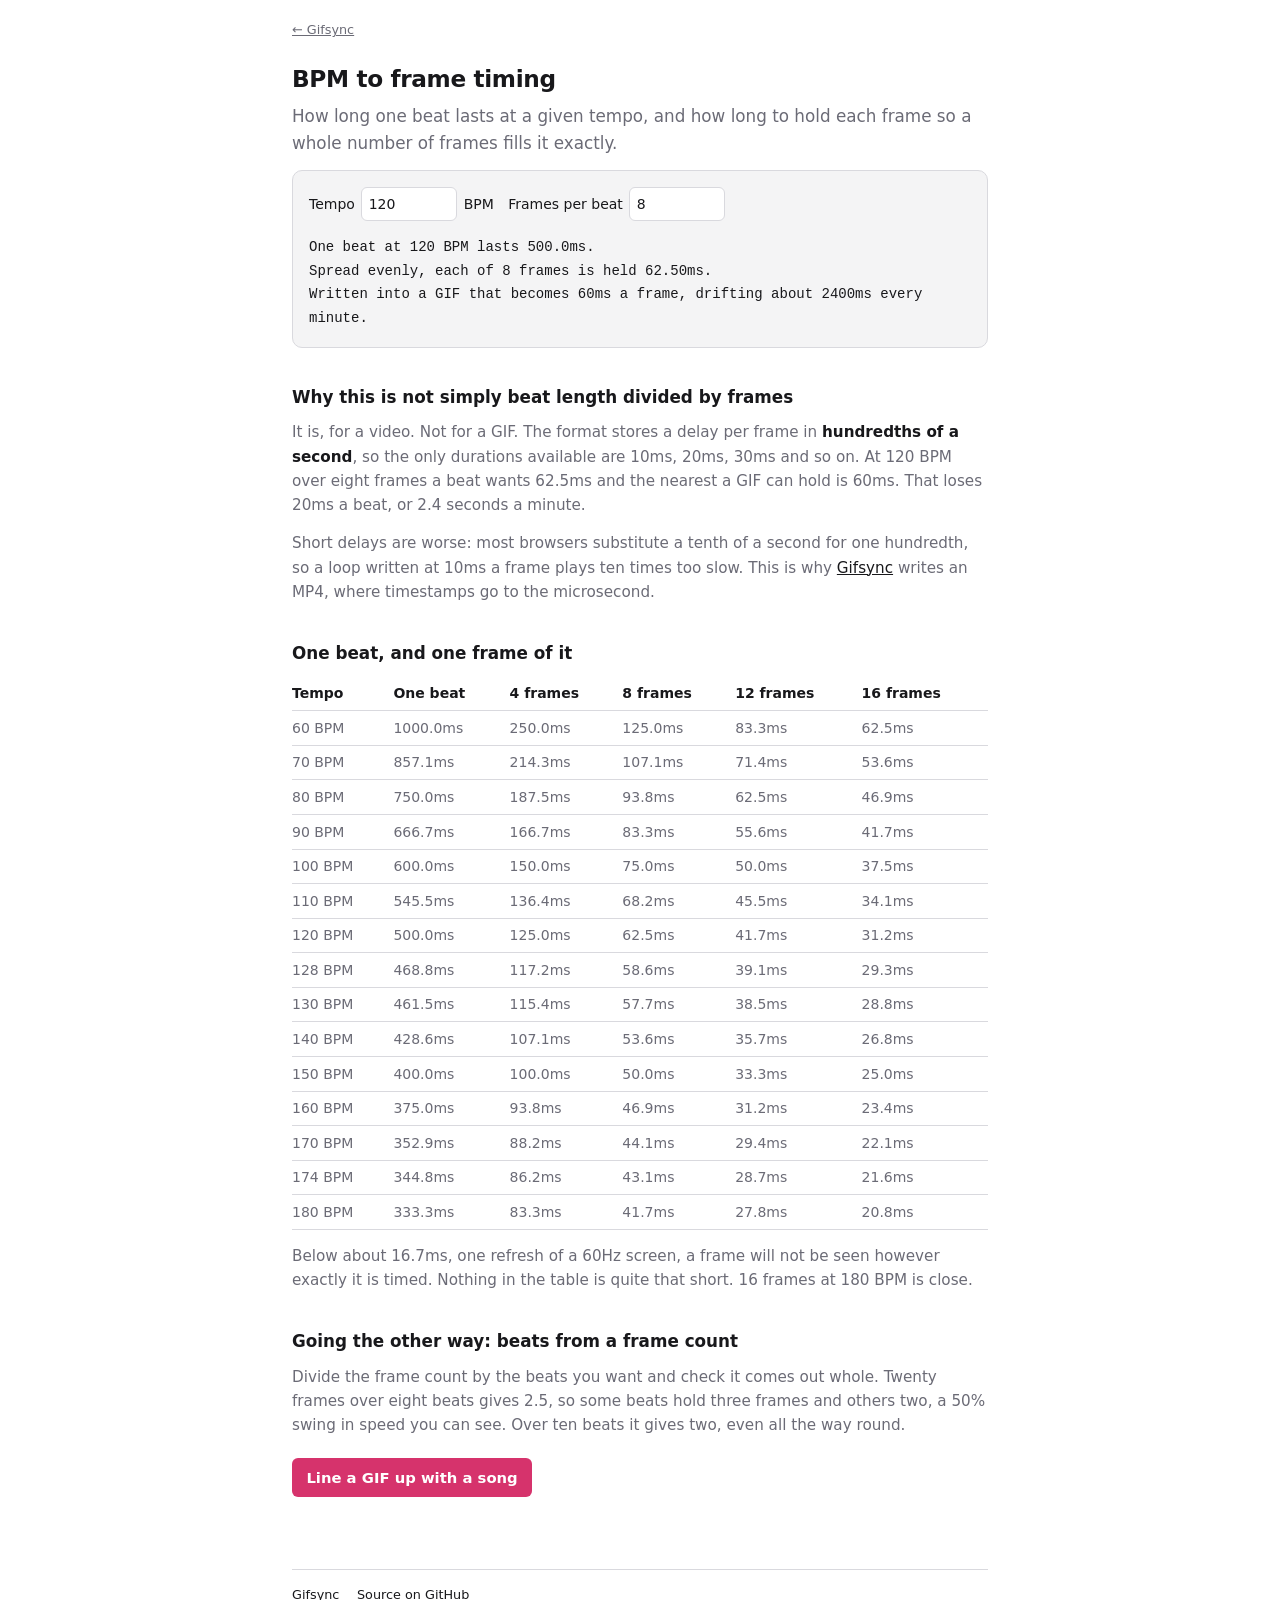
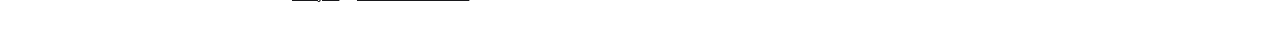
<file: site/bpm-frame-timing/index.html>
<!doctype html>
<html lang="en">
<head>
<meta charset="utf-8">
<meta name="viewport" content="width=device-width,initial-scale=1">
<title>BPM to frame timing: how long to hold each GIF frame</title>
<meta name="description" content="Work out how long to hold each frame of a GIF so its loop lands on the beat, at any tempo. Includes the catch that GIF frame delays are stored in hundredths of a second.">
<link rel="canonical" href="https://p3zo.github.io/gifsync/bpm-frame-timing/">
<link rel="icon" href="../favicon.svg" type="image/svg+xml">
<link rel="stylesheet" href="../pages.css">
<meta property="og:type" content="article">
<meta property="og:url" content="https://p3zo.github.io/gifsync/bpm-frame-timing/">
<meta property="og:title" content="BPM to frame timing: how long to hold each GIF frame">
<meta property="og:description" content="Work out how long to hold each frame of a GIF so its loop lands on the beat, at any tempo.">
<meta property="og:image" content="https://p3zo.github.io/gifsync/media/social-card.png">
<meta name="twitter:card" content="summary_large_image">
</head>
<body>

<nav><a href="../">← Gifsync</a></nav>

<h1>BPM to frame timing</h1>
<p class="lead">How long one beat lasts at a given tempo, and how long to hold each frame
so a whole number of frames fills it exactly.</p>

<div class="calc">
  <div class="row">
    <label>Tempo <input type="number" id="bpm" value="120" min="1" max="999" step="0.1"> BPM</label>
    <label>Frames per beat <input type="number" id="fpb" value="8" min="1" max="200" step="1"></label>
  </div>
  <output id="out"></output>
</div>

<h2>Why this is not simply beat length divided by frames</h2>
<p>It is, for a video. Not for a GIF. The format stores a delay per frame in
<strong>hundredths of a second</strong>, so the only durations available are 10ms, 20ms,
30ms and so on. At 120 BPM over eight frames a beat wants 62.5ms and the nearest a GIF can
hold is 60ms. That loses 20ms a beat, or 2.4 seconds a minute.</p>
<p>Short delays are worse: most browsers substitute a tenth of a second for one hundredth,
so a loop written at 10ms a frame plays ten times too slow. This is why
<a href="../">Gifsync</a> writes an MP4, where timestamps go to the microsecond.</p>

<h2>One beat, and one frame of it</h2>
<div class="scroll"><table>
  <thead><tr><th>Tempo</th><th>One beat</th><th>4 frames</th><th>8 frames</th><th>12 frames</th><th>16 frames</th></tr></thead>
  <tbody>
    <tr><td>60 BPM</td><td>1000.0ms</td><td>250.0ms</td><td>125.0ms</td><td>83.3ms</td><td>62.5ms</td></tr>
    <tr><td>70 BPM</td><td>857.1ms</td><td>214.3ms</td><td>107.1ms</td><td>71.4ms</td><td>53.6ms</td></tr>
    <tr><td>80 BPM</td><td>750.0ms</td><td>187.5ms</td><td>93.8ms</td><td>62.5ms</td><td>46.9ms</td></tr>
    <tr><td>90 BPM</td><td>666.7ms</td><td>166.7ms</td><td>83.3ms</td><td>55.6ms</td><td>41.7ms</td></tr>
    <tr><td>100 BPM</td><td>600.0ms</td><td>150.0ms</td><td>75.0ms</td><td>50.0ms</td><td>37.5ms</td></tr>
    <tr><td>110 BPM</td><td>545.5ms</td><td>136.4ms</td><td>68.2ms</td><td>45.5ms</td><td>34.1ms</td></tr>
    <tr><td>120 BPM</td><td>500.0ms</td><td>125.0ms</td><td>62.5ms</td><td>41.7ms</td><td>31.2ms</td></tr>
    <tr><td>128 BPM</td><td>468.8ms</td><td>117.2ms</td><td>58.6ms</td><td>39.1ms</td><td>29.3ms</td></tr>
    <tr><td>130 BPM</td><td>461.5ms</td><td>115.4ms</td><td>57.7ms</td><td>38.5ms</td><td>28.8ms</td></tr>
    <tr><td>140 BPM</td><td>428.6ms</td><td>107.1ms</td><td>53.6ms</td><td>35.7ms</td><td>26.8ms</td></tr>
    <tr><td>150 BPM</td><td>400.0ms</td><td>100.0ms</td><td>50.0ms</td><td>33.3ms</td><td>25.0ms</td></tr>
    <tr><td>160 BPM</td><td>375.0ms</td><td>93.8ms</td><td>46.9ms</td><td>31.2ms</td><td>23.4ms</td></tr>
    <tr><td>170 BPM</td><td>352.9ms</td><td>88.2ms</td><td>44.1ms</td><td>29.4ms</td><td>22.1ms</td></tr>
    <tr><td>174 BPM</td><td>344.8ms</td><td>86.2ms</td><td>43.1ms</td><td>28.7ms</td><td>21.6ms</td></tr>
    <tr><td>180 BPM</td><td>333.3ms</td><td>83.3ms</td><td>41.7ms</td><td>27.8ms</td><td>20.8ms</td></tr>
  </tbody>
</table></div>
<p>Below about 16.7ms, one refresh of a 60Hz screen, a frame will not be seen however
exactly it is timed. Nothing in the table is quite that short. 16 frames at 180 BPM is
close.</p>

<h2>Going the other way: beats from a frame count</h2>
<p>Divide the frame count by the beats you want and check it comes out whole. Twenty frames
over eight beats gives 2.5, so some beats hold three frames and others two, a 50% swing in
speed you can see. Over ten beats it gives two, even all the way round.</p>

<a class="cta" href="../">Line a GIF up with a song</a>

<footer>
  <a href="../">Gifsync</a>
  <a href="https://github.com/p3zo/gifsync">Source on GitHub</a>
</footer>

<script>
const bpm = document.getElementById("bpm");
const fpb = document.getElementById("fpb");
const out = document.getElementById("out");

function show() {
  const tempo = Number(bpm.value), frames = Math.round(Number(fpb.value));
  if (!(tempo > 0) || !(frames > 0)) {
    out.textContent = "Give a tempo above zero and at least one frame.";
    return;
  }

  const beat = 60000 / tempo;
  const each = beat / frames;

  // What a GIF could actually store, and what that costs. Never below one hundredth,
  // which is the shortest delay the format has.
  const gif = Math.max(10, Math.round(each / 10) * 10);
  const driftPerMinute = Math.abs(gif * frames - beat) * tempo;

  const lines = [
    `One beat at ${tempo} BPM lasts ${beat.toFixed(1)}ms.`,
    `Spread evenly, each of ${frames} frames is held ${each.toFixed(2)}ms.`,
    `Written into a GIF that becomes ${gif}ms a frame, drifting about ` +
      `${Math.round(driftPerMinute)}ms every minute.`,
  ];
  if (each < 16.7) lines.push("Shorter than one refresh of a 60Hz display: it will not be seen.");

  out.replaceChildren();
  for (const line of lines) {
    const div = document.createElement("div");
    if (line.startsWith("Shorter")) div.className = "warn";
    div.textContent = line;
    out.append(div);
  }
}

bpm.oninput = show;
fpb.oninput = show;
show();
</script>

</body>
</html>
</file>
<file: site/pages.css>
/*
 * The pages around the tool. The tool itself stays one self-contained file so it works
 * straight off the filesystem; these are ordinary pages and can share a stylesheet.
 * The palette is the tool's, so moving between them does not look like leaving.
 */

:root {
  --bg: #ffffff; --panel: #f4f4f5; --line: #d9d9de; --ink: #18181b;
  --dim: #6b6b76; --accent: #d6336c; --accent-ink: #ffffff;
  --mono: ui-monospace, SFMono-Regular, Menlo, Consolas, monospace;
}
@media (prefers-color-scheme: dark) {
  :root {
    --bg: #131316; --panel: #1c1c21; --line: #33333c; --ink: #ececf0;
    --dim: #9a9aa6; --accent: #f06595; --accent-ink: #1a1a1f;
  }
}

* { box-sizing: border-box; }
body {
  margin: 0 auto; padding: 1.25rem 1.25rem 3rem; max-width: 46rem;
  background: var(--bg); color: var(--ink);
  font: 15px/1.6 system-ui, -apple-system, "Segoe UI", sans-serif;
}

nav { font-size: .8rem; padding-bottom: 1.5rem; }
nav a { color: var(--dim); }

h1 { font-size: 1.45rem; line-height: 1.25; letter-spacing: -.015em; margin: 0 0 .6rem; }
h2 { font-size: 1.05rem; margin: 2.25rem 0 .6rem; }
h3 { font-size: .95rem; margin: 1.5rem 0 .35rem; }
p, li { color: var(--dim); font-size: .95rem; }
p { margin: 0 0 .85rem; }
ol, ul { margin: 0 0 .85rem; padding-left: 1.25rem; }
li { margin-bottom: .35rem; }
strong { color: var(--ink); font-weight: 600; }
a { color: var(--ink); }
.lead { font-size: 1.05rem; }

/* The one link on every page that is meant to be pressed rather than read */
.cta {
  display: inline-block; margin: .4rem 0 1.5rem; padding: .5rem .9rem; border-radius: 6px;
  background: var(--accent); color: var(--accent-ink); font-weight: 600; font-size: .925rem;
  text-decoration: none;
}

.scroll { overflow-x: auto; margin-bottom: .85rem; }
table { border-collapse: collapse; font-size: .875rem; width: 100%; }
th, td { border-bottom: 1px solid var(--line); padding: .35rem .7rem .35rem 0;
  text-align: left; white-space: nowrap; }
th { color: var(--ink); font-weight: 600; }
td { color: var(--dim); font-variant-numeric: tabular-nums; }

.calc {
  background: var(--panel); border: 1px solid var(--line); border-radius: 10px;
  padding: 1rem; margin-bottom: 1.25rem;
}
.calc .row { display: flex; flex-wrap: wrap; gap: .9rem; align-items: center; }
.calc label { font-size: .875rem; color: var(--ink); display: flex; align-items: center; gap: .4rem; }
.calc input { font: inherit; font-size: .875rem; width: 6rem; padding: .3rem .4rem;
  border: 1px solid var(--line); border-radius: 6px; background: var(--bg); color: var(--ink); }
.calc output { display: block; margin-top: .9rem; font-family: var(--mono); font-size: .875rem;
  color: var(--ink); line-height: 1.7; }
.calc .warn { color: var(--accent); }

/* Same gif, same song, one setting apart: the videos are the argument, so they get the room */
.gallery { display: grid; gap: 1.5rem; grid-template-columns: repeat(auto-fit, minmax(11rem, 1fr)); }
.gallery figure { margin: 0; }
.gallery video {
  /* the width and height attributes are on the element so the row does not jump while the
     poster loads; without height:auto they also win over the ratio and squash it flat */
  width: 100%; height: auto; aspect-ratio: 1; border-radius: 10px; background: #000;
  /* the example is pixel art and the file is 96x96; smoothing it turns it to mush */
  image-rendering: pixelated;
}
.gallery figcaption { font-size: .875rem; color: var(--dim); margin-top: .5rem; }
.gallery figcaption strong { display: block; }

footer {
  margin-top: 3rem; padding-top: .9rem; border-top: 1px solid var(--line);
  font-size: .8rem; color: var(--dim); display: flex; flex-wrap: wrap; gap: .4rem 1.1rem;
}
</file>
